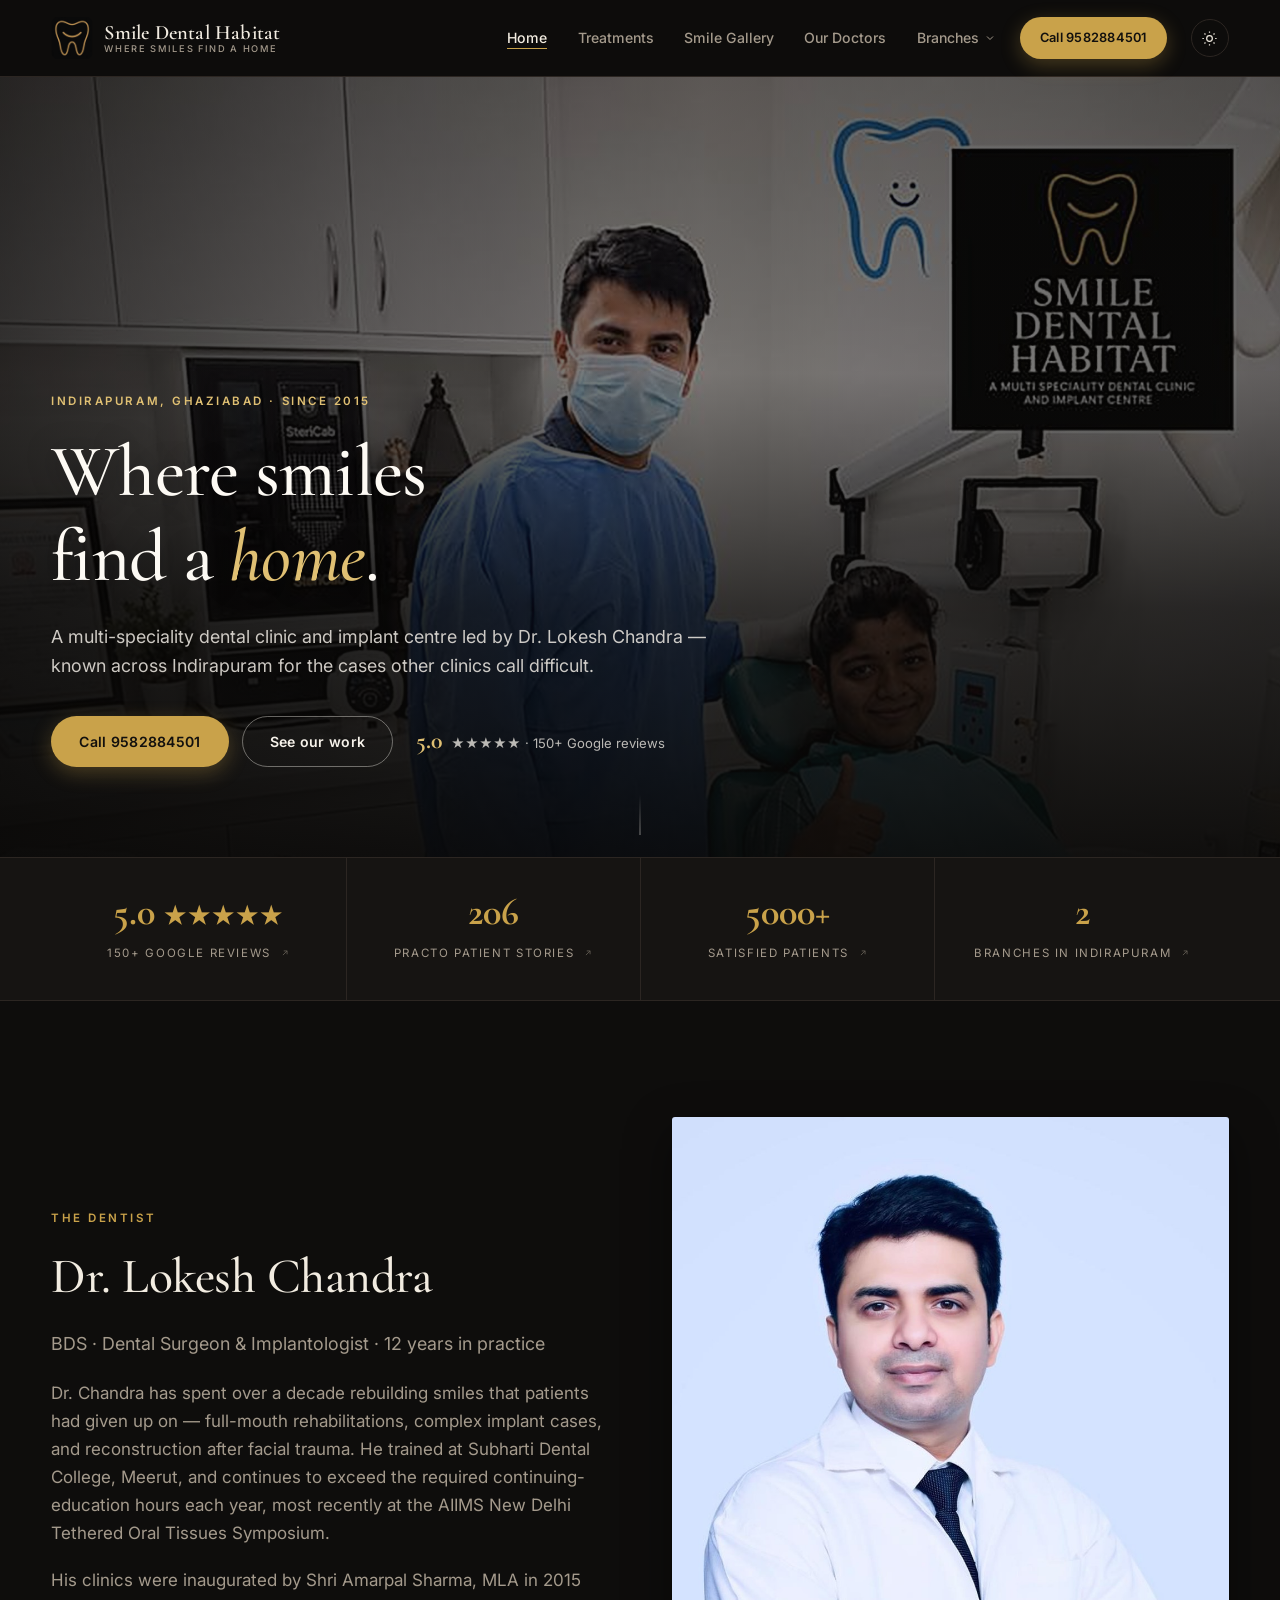
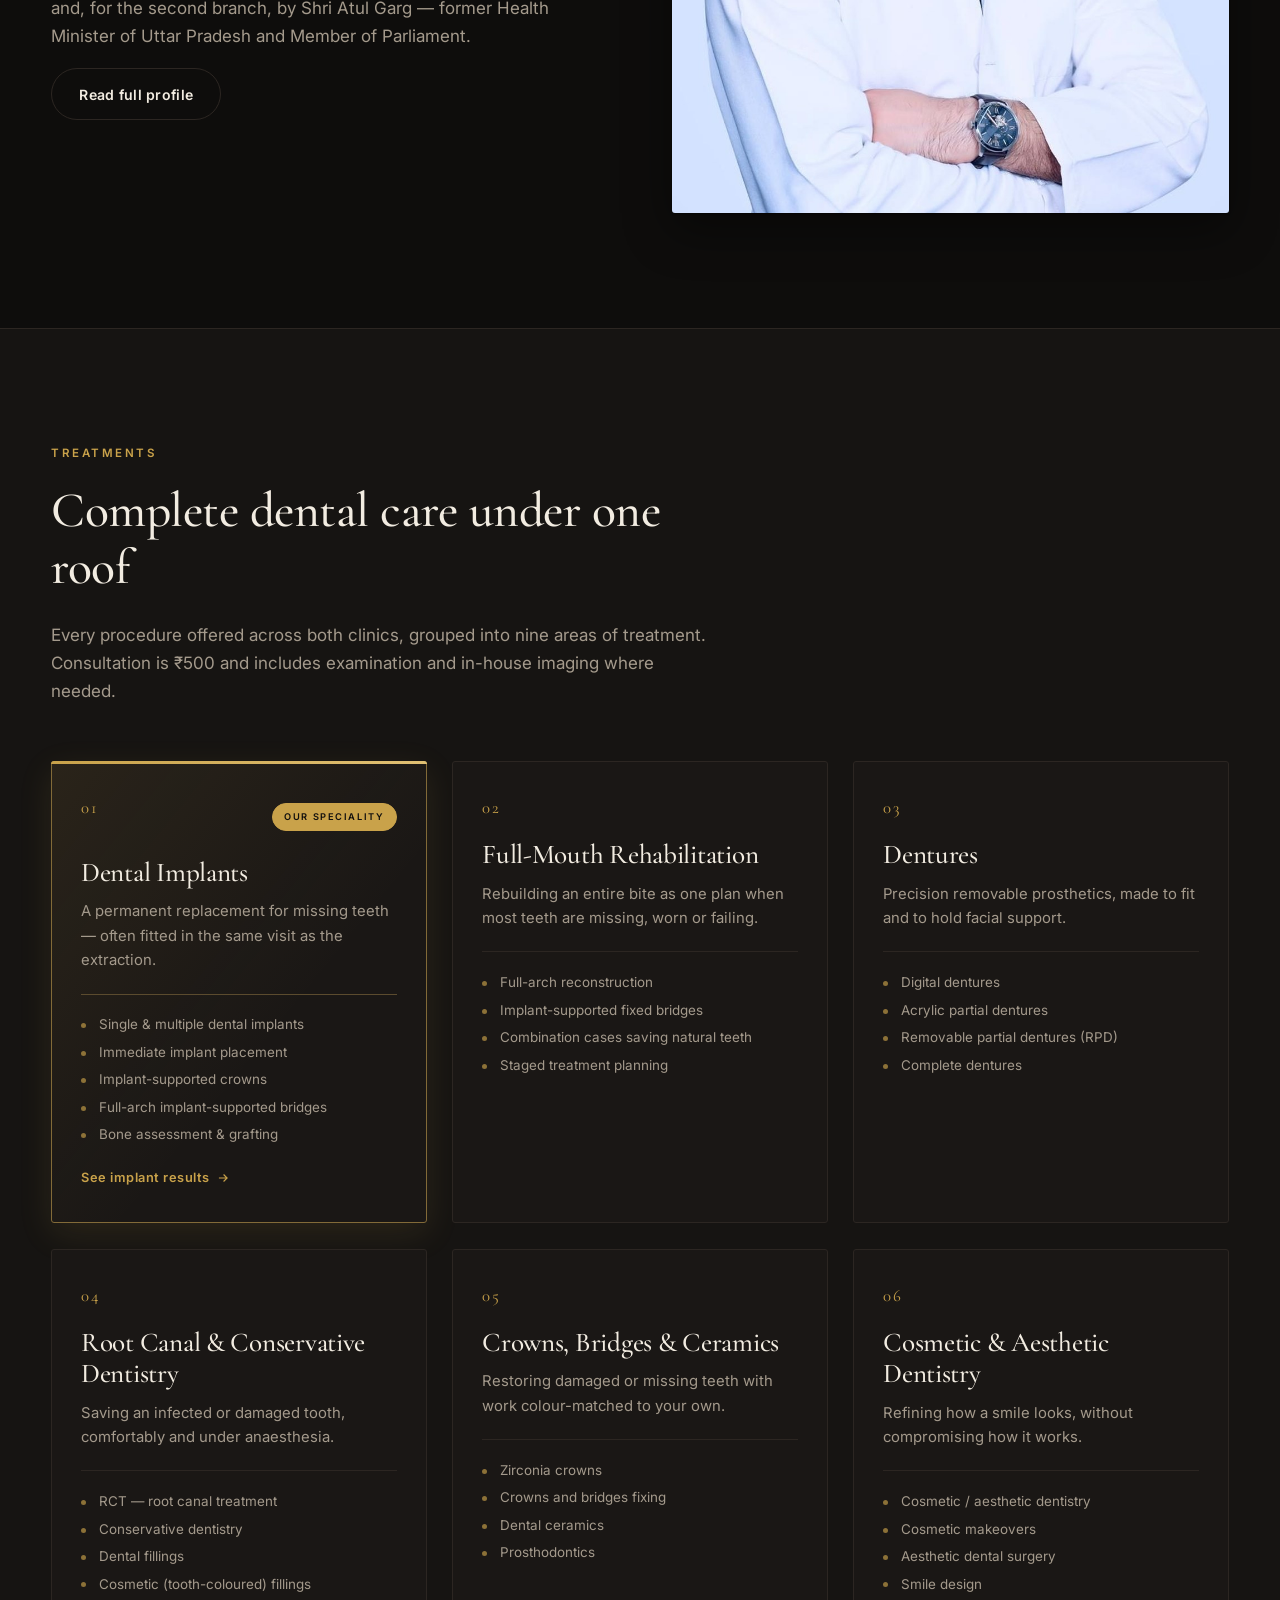
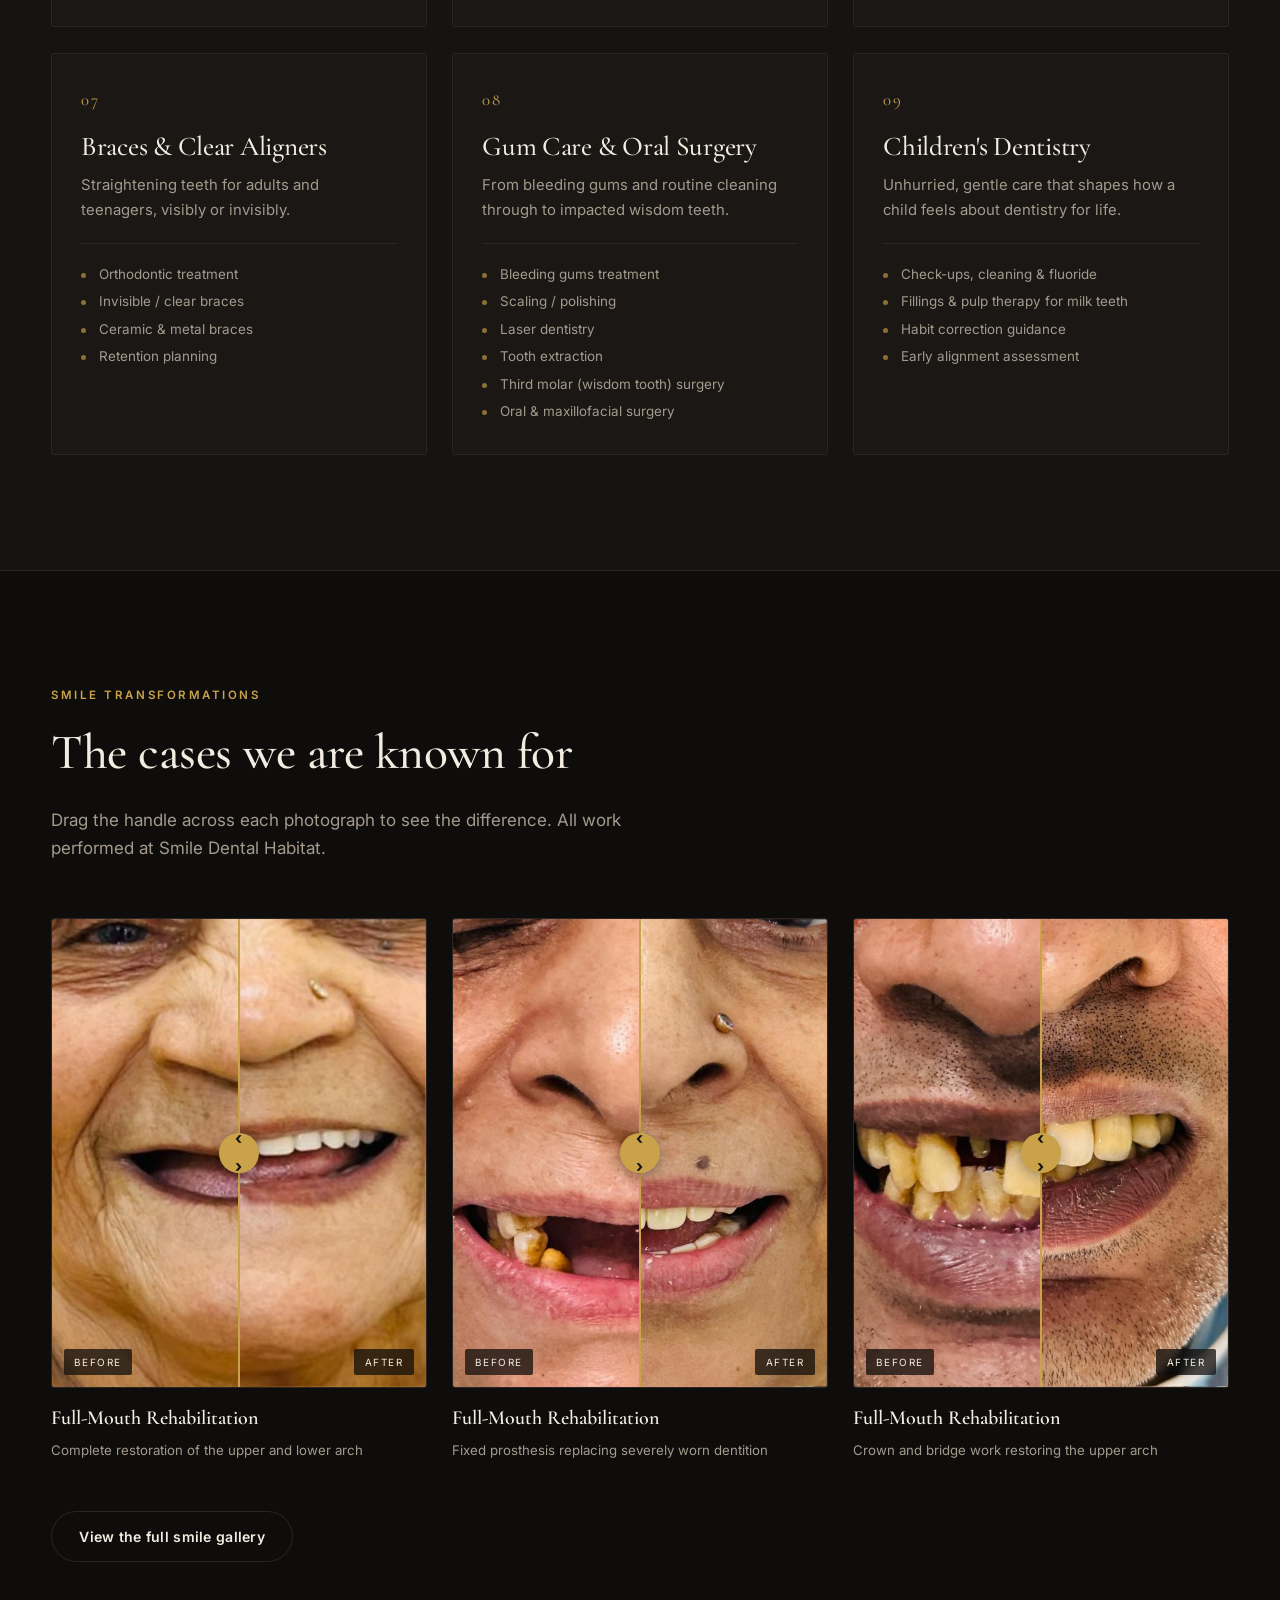
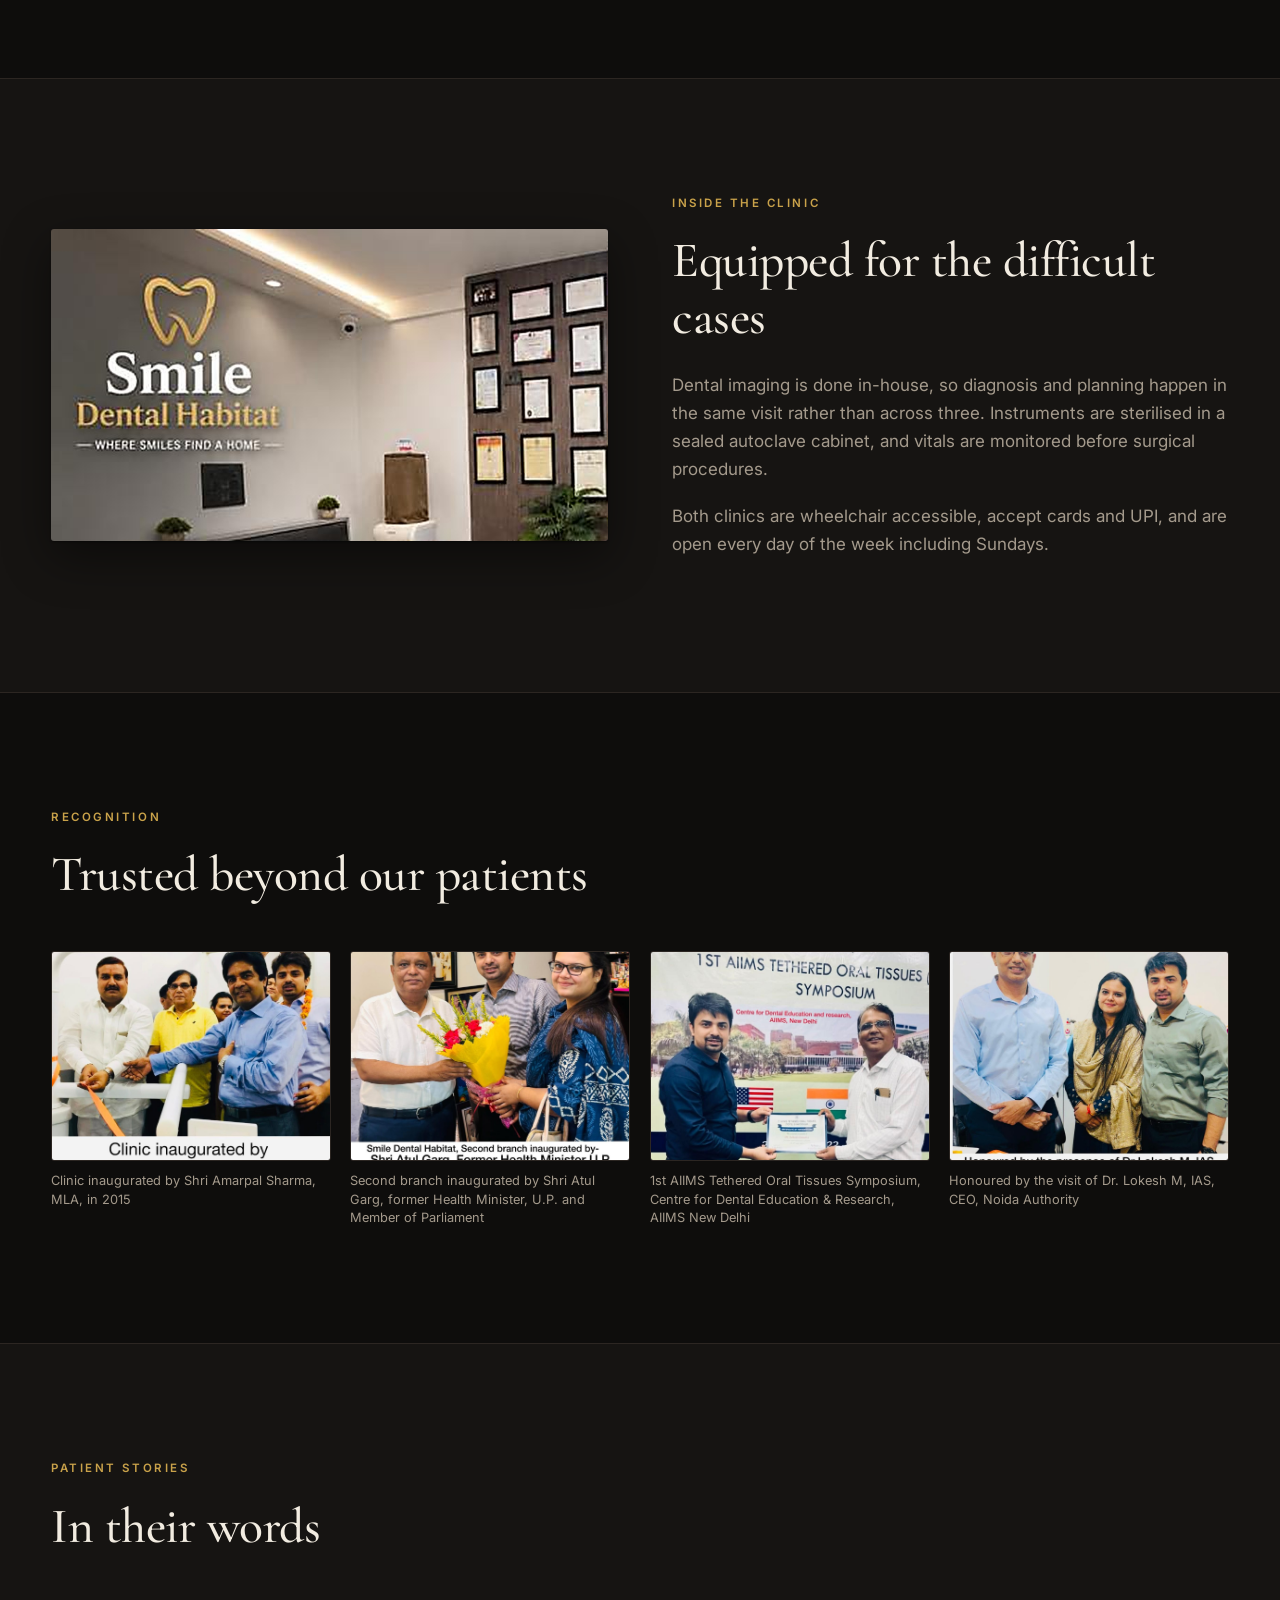
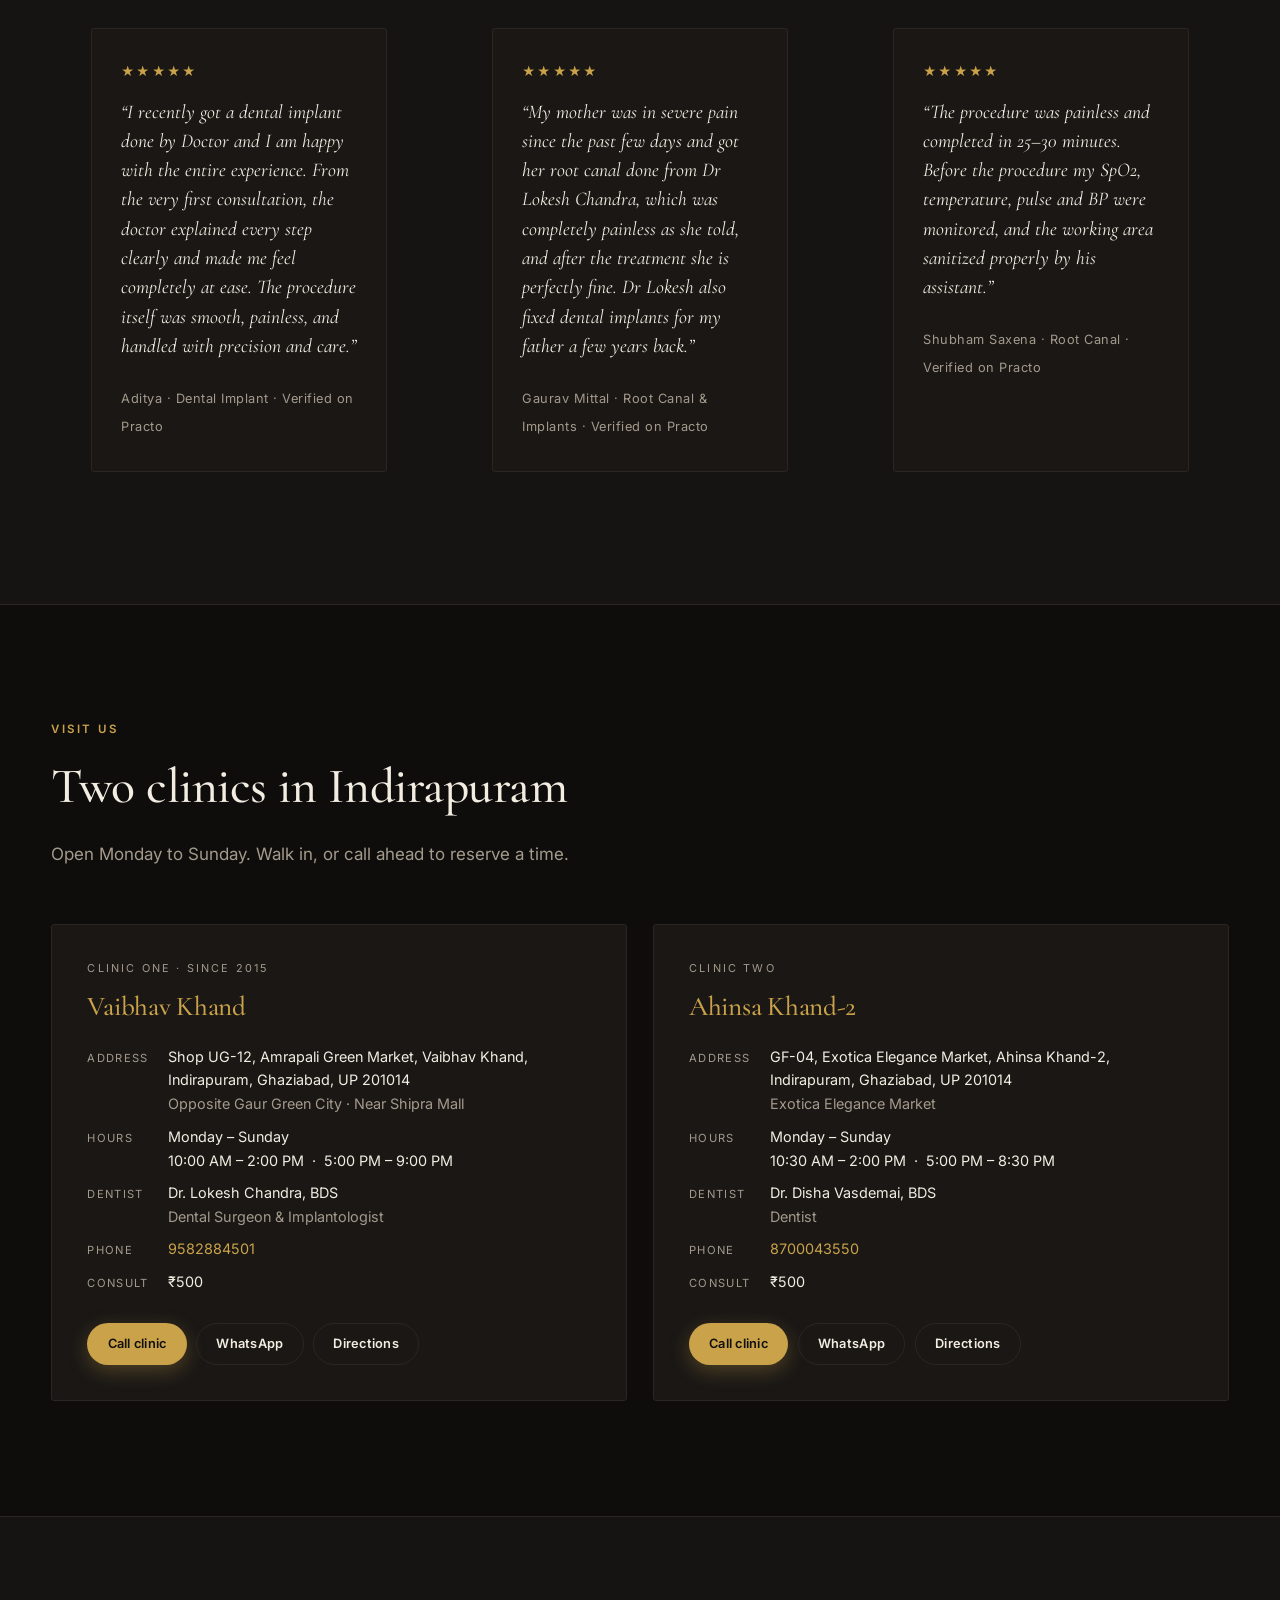
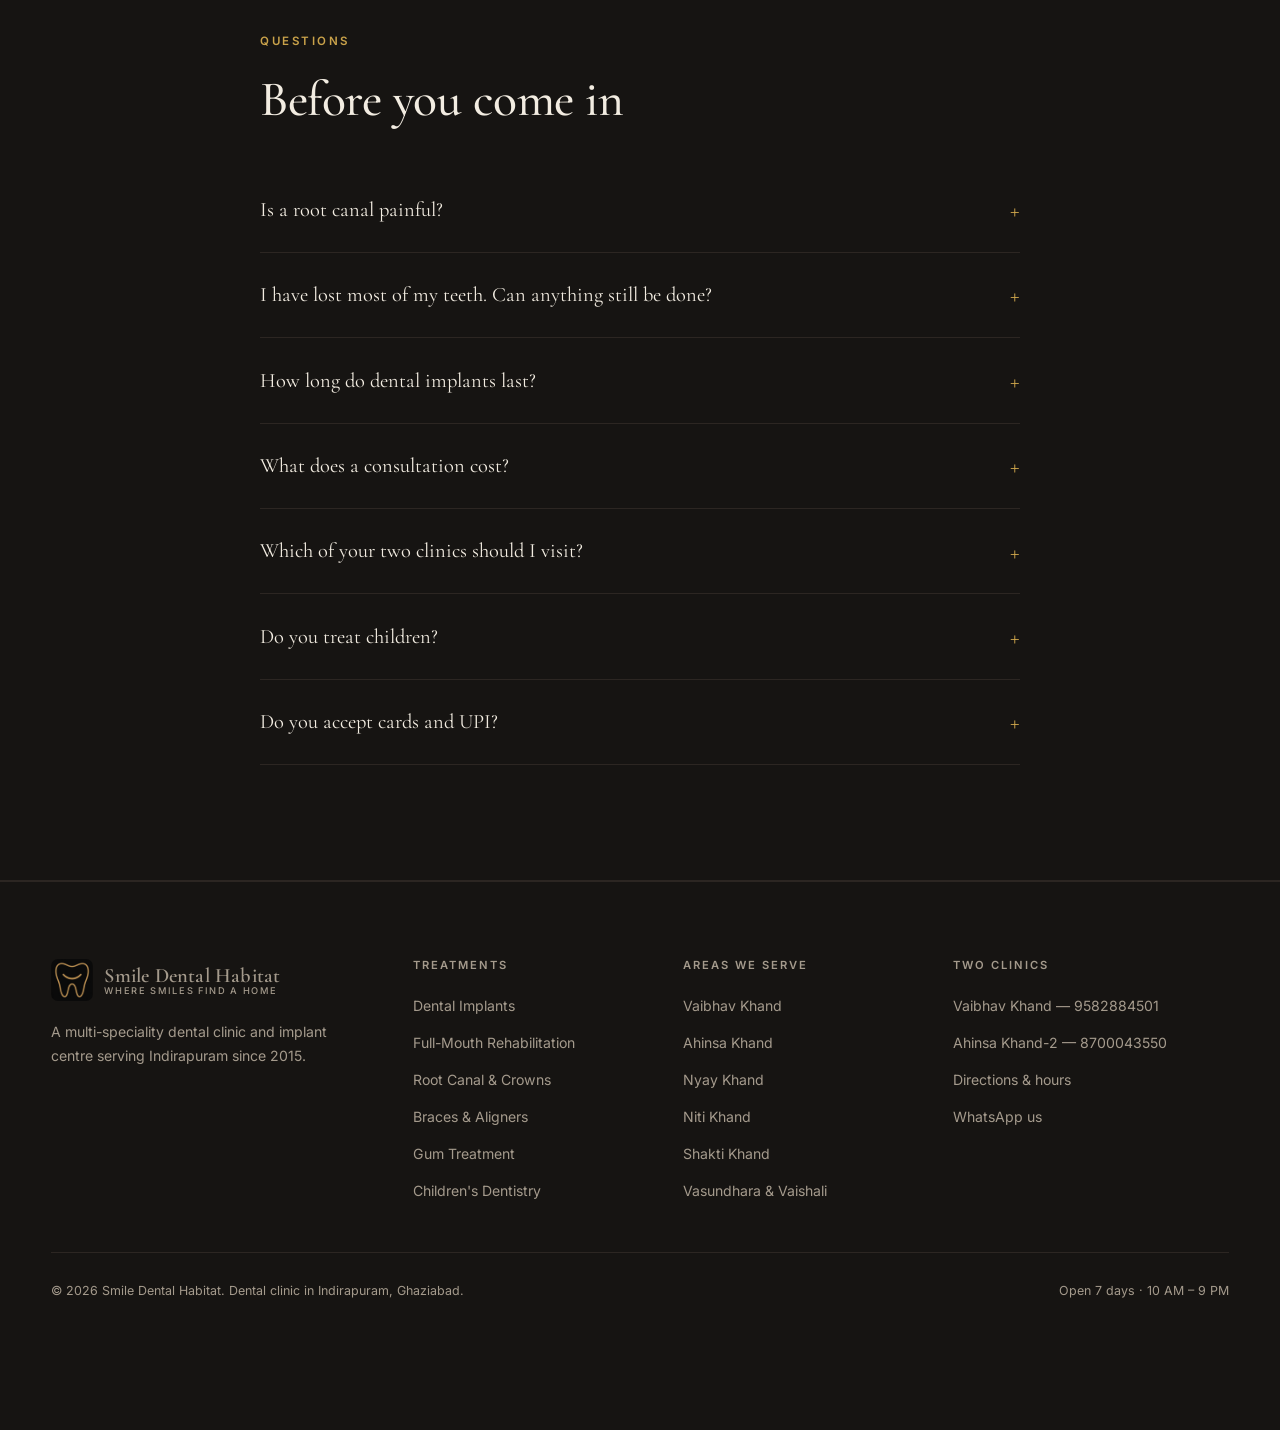
<file: index.html>
<!DOCTYPE html>
<html lang="en" data-theme="dark">
<head>
<meta charset="utf-8">
<meta name="viewport" content="width=device-width, initial-scale=1">
<title>Dental Clinic in Indirapuram, Ghaziabad | Smile Dental Habitat</title>
<meta name="description" content="Multi-speciality dental clinic and implant centre in Indirapuram, Ghaziabad. Dental implants, full-mouth rehabilitation and root canal treatment by Dr. Lokesh Chandra. Two clinics, open 7 days.">
<meta name="geo.region" content="IN-UP">
<meta name="geo.placename" content="Indirapuram, Ghaziabad">
<meta name="geo.position" content="28.634396;77.364057">
<meta property="og:title" content="Dental Clinic in Indirapuram, Ghaziabad | Smile Dental Habitat">
<meta property="og:description" content="Multi-speciality dental clinic and implant centre in Indirapuram, Ghaziabad. Dental implants, full-mouth rehabilitation and root canal treatment by Dr. Lokesh Chandra. Two clinics, open 7 days.">
<meta property="og:type" content="website">
<meta property="og:image" content="assets/img/logo.jpg">
<link rel="icon" href="favicon.ico" sizes="any">
<link rel="icon" type="image/png" href="assets/img/favicon-512.png">
<link rel="apple-touch-icon" href="assets/img/apple-touch-icon.png">
<meta name="theme-color" content="#0e0d0c">
<link rel="preconnect" href="https://fonts.googleapis.com">
<link rel="preconnect" href="https://fonts.gstatic.com" crossorigin>
<link href="https://fonts.googleapis.com/css2?family=Cormorant+Garamond:ital,wght@0,400;0,500;0,600;1,400;1,500&family=Inter:wght@400;500;600&display=swap" rel="stylesheet">
<link rel="stylesheet" href="assets/css/style.css">
<script type="application/ld+json">{
  "@context": "https://schema.org",
  "@graph": [
    {
      "@type": "Dentist",
      "@id": "#vaibhav-khand",
      "name": "Smile Dental Habitat \u2014 Vaibhav Khand",
      "description": "Multi-speciality dental clinic and implant centre in Indirapuram, Ghaziabad. Led by Dr. Lokesh Chandra, BDS, Dental Surgeon and Implantologist.",
      "telephone": "+91-9582884501",
      "priceRange": "\u20b9\u20b9",
      "image": "assets/img/logo.jpg",
      "address": {"@type": "PostalAddress", "streetAddress": "Shop UG-12, Amrapali Green Market, Vaibhav Khand", "addressLocality": "Indirapuram, Ghaziabad", "addressRegion": "Uttar Pradesh", "postalCode": "201014", "addressCountry": "IN"},
      "geo": {"@type": "GeoCoordinates", "latitude": 28.6343955, "longitude": 77.3640568},
      "openingHoursSpecification": [{"@type": "OpeningHoursSpecification", "dayOfWeek": ["Monday","Tuesday","Wednesday","Thursday","Friday","Saturday","Sunday"], "opens": "10:00", "closes": "14:00"},{"@type": "OpeningHoursSpecification", "dayOfWeek": ["Monday","Tuesday","Wednesday","Thursday","Friday","Saturday","Sunday"], "opens": "17:00", "closes": "21:00"}],
      "aggregateRating": {"@type": "AggregateRating", "ratingValue": "5.0", "reviewCount": "150"},
      "areaServed": ["Indirapuram","Vaibhav Khand","Ahinsa Khand","Nyay Khand","Niti Khand","Shakti Khand","Gyan Khand","Vasundhara","Vaishali","Kaushambi","Noida"]
    },
    {
      "@type": "Dentist",
      "@id": "#ahinsa-khand",
      "name": "Smile Dental Habitat \u2014 Ahinsa Khand-2",
      "telephone": "+91-8700043550",
      "priceRange": "\u20b9\u20b9",
      "image": "assets/img/logo.jpg",
      "address": {"@type": "PostalAddress", "streetAddress": "GF-04, Exotica Elegance Market, Ahinsa Khand-2", "addressLocality": "Indirapuram, Ghaziabad", "addressRegion": "Uttar Pradesh", "postalCode": "201014", "addressCountry": "IN"},
      "openingHoursSpecification": [{"@type": "OpeningHoursSpecification", "dayOfWeek": ["Monday","Tuesday","Wednesday","Thursday","Friday","Saturday","Sunday"], "opens": "10:30", "closes": "14:00"},{"@type": "OpeningHoursSpecification", "dayOfWeek": ["Monday","Tuesday","Wednesday","Thursday","Friday","Saturday","Sunday"], "opens": "17:00", "closes": "20:30"}]
    },
    {"@type": "Physician", "name": "Dr. Lokesh Chandra", "medicalSpecialty": "Dentistry", "worksFor": {"@id": "#vaibhav-khand"}},
    {"@type": "Physician", "name": "Dr. Disha Vasdemai", "medicalSpecialty": "Dentistry", "worksFor": {"@id": "#ahinsa-khand"}}
  ]
}</script>
<script type="application/ld+json">
{
  "@context": "https://schema.org",
  "@type": "FAQPage",
  "mainEntity": [
    {
      "@type": "Question",
      "name": "Is a root canal painful?",
      "acceptedAnswer": {
        "@type": "Answer",
        "text": "Modern root canal treatment is done under local anaesthesia, and most patients describe it as no more uncomfortable than a filling. Our patients routinely report the procedure being completed in a single 25\u201330 minute sitting. The pain you feel beforehand \u2014 from the infected nerve \u2014 is usually far worse than the treatment itself."
      }
    },
    {
      "@type": "Question",
      "name": "I have lost most of my teeth. Can anything still be done?",
      "acceptedAnswer": {
        "@type": "Answer",
        "text": "Yes. Full-mouth rehabilitation using implants, fixed bridges or precision dentures can restore both chewing function and appearance, even when very few natural teeth remain. Much of our work at Smile Dental Habitat is exactly this kind of case. The first step is a consultation and an X-ray to assess bone levels."
      }
    },
    {
      "@type": "Question",
      "name": "How long do dental implants last?",
      "acceptedAnswer": {
        "@type": "Answer",
        "text": "A well-placed implant integrated into healthy bone is designed to be a permanent replacement. Longevity depends heavily on bone quality, oral hygiene and regular follow-up. We will give you an honest assessment of your particular case at consultation rather than a blanket promise."
      }
    },
    {
      "@type": "Question",
      "name": "What does a consultation cost?",
      "acceptedAnswer": {
        "@type": "Answer",
        "text": "\u20b9500 at both clinics. This includes examination and a discussion of your treatment options. Any X-rays needed are taken in-house."
      }
    },
    {
      "@type": "Question",
      "name": "Which of your two clinics should I visit?",
      "acceptedAnswer": {
        "@type": "Answer",
        "text": "Vaibhav Khand (near Shipra Mall) is closest if you are in Vaibhav Khand, Gyan Khand, Abhay Khand, Vasundhara, Vaishali or Kaushambi. Ahinsa Khand-2 is closest for Ahinsa Khand, Nyay Khand, Niti Khand, Shakti Khand and the Noida side. Either can be reached on the numbers below."
      }
    },
    {
      "@type": "Question",
      "name": "Do you treat children?",
      "acceptedAnswer": {
        "@type": "Answer",
        "text": "Yes. Both clinics offer children's dentistry \u2014 preventive check-ups, fillings, extractions and habit correction, in an unhurried setting."
      }
    },
    {
      "@type": "Question",
      "name": "Do you accept cards and UPI?",
      "acceptedAnswer": {
        "@type": "Answer",
        "text": "Yes. Credit cards, debit cards and Google Pay / UPI are all accepted. The clinic is also wheelchair accessible."
      }
    }
  ]
}
</script>
<script>(function(){try{var t=localStorage.getItem('sdh-theme');if(t)document.documentElement.setAttribute('data-theme',t);}catch(e){}})();</script>
</head>
<body>
<header class="nav">
  <div class="wrap nav-in">
    <a class="brand" href="index.html">
      <img src="assets/img/mark.png" alt="Smile Dental Habitat">
      <b>Smile Dental Habitat<span>Where smiles find a home</span></b>
    </a>
    <ul class="nav-links" id="nav-links"><li><a href="index.html" aria-current="page">Home</a></li><li><a href="#treatments">Treatments</a></li><li><a href="gallery.html">Smile Gallery</a></li><li><a href="about.html">Our Doctors</a></li><li class="has-sub"><a href="contact.html">Branches<svg class="caret" viewBox="0 0 24 24" fill="none" stroke="currentColor" stroke-width="2" aria-hidden="true"><path d="m6 9 6 6 6-6"/></svg></a><ul class="subnav"><li><a href="contact.html#vaibhav-khand"><b>Vaibhav Khand</b><span>Near Shipra Mall &middot; 9582884501</span></a></li><li><a href="contact.html#ahinsa-khand"><b>Ahinsa Khand-2</b><span>Exotica Elegance Market &middot; 8700043550</span></a></li></ul></li></ul>
    <a class="btn btn-gold btn-sm" href="tel:+919582884501">Call 9582884501</a>
    <button class="icon-btn" data-theme-toggle aria-label="Toggle light and dark mode">
      <svg class="moon" viewBox="0 0 24 24" fill="none" stroke="currentColor" stroke-width="1.7"><path d="M21 12.8A9 9 0 1 1 11.2 3a7 7 0 0 0 9.8 9.8z"/></svg>
      <svg class="sun" viewBox="0 0 24 24" fill="none" stroke="currentColor" stroke-width="1.7"><circle cx="12" cy="12" r="4"/><path d="M12 2v2M12 20v2M4.9 4.9l1.4 1.4M17.7 17.7l1.4 1.4M2 12h2M20 12h2M4.9 19.1l1.4-1.4M17.7 6.3l1.4-1.4"/></svg>
    </button>
    <button class="icon-btn menu-btn" data-menu aria-label="Menu" aria-expanded="false">
      <svg viewBox="0 0 24 24" fill="none" stroke="currentColor" stroke-width="1.7"><path d="M3 6h18M3 12h18M3 18h18"/></svg>
    </button>
  </div>
</header>

<main>

<section class="hero">
  <img class="hero-bg" src="assets/img/hero.jpg" alt="Treatment room at Smile Dental Habitat, Indirapuram" fetchpriority="high">
  <div class="wrap">
    <div class="hero-inner">
      <span class="eyebrow">Indirapuram, Ghaziabad &middot; Since 2015</span>
      <h1>Where smiles<br>find a <em>home</em>.</h1>
      <p class="lede">A multi-speciality dental clinic and implant centre led by Dr. Lokesh Chandra &mdash; known across Indirapuram for the cases other clinics call difficult.</p>
      <div class="hero-cta">
        <a class="btn btn-gold" href="tel:+919582884501">Call 9582884501</a>
        <a class="btn btn-ghost" href="gallery.html">See our work</a>
        <span class="hero-rating"><b>5.0</b> &#9733;&#9733;&#9733;&#9733;&#9733; &middot; 150+ Google reviews</span>
      </div>
    </div>
  </div>
  <span class="hero-scroll" aria-hidden="true"></span>
</section>

<section class="strip" style="padding:0">
  <div class="wrap"><div class="strip-in">
    <a class="strip-item is-link" href="https://maps.google.com/?cid=7546512017068980437" target="_blank" rel="noopener">
      <b>5.0 <span class="stars-inline">&#9733;&#9733;&#9733;&#9733;&#9733;</span></b>
      <span>150+ Google reviews <svg class="ext" viewBox="0 0 24 24" fill="none" stroke="currentColor" stroke-width="2" aria-hidden="true"><path d="M7 17 17 7M9 7h8v8"/></svg></span>
    </a>
    <a class="strip-item is-link" href="https://www.practo.com/ghaziabad/doctor/dr-lokesh-chandra-dentist-1/recommended" target="_blank" rel="noopener">
      <b>206</b>
      <span>Practo patient stories <svg class="ext" viewBox="0 0 24 24" fill="none" stroke="currentColor" stroke-width="2" aria-hidden="true"><path d="M7 17 17 7M9 7h8v8"/></svg></span>
    </a>
    <a class="strip-item is-link" href="gallery.html"><b>5000+</b><span>Satisfied patients <svg class="ext" viewBox="0 0 24 24" fill="none" stroke="currentColor" stroke-width="2" aria-hidden="true"><path d="M7 17 17 7M9 7h8v8"/></svg></span></a>
    <a class="strip-item is-link" href="contact.html"><b>2</b><span>Branches in Indirapuram <svg class="ext" viewBox="0 0 24 24" fill="none" stroke="currentColor" stroke-width="2" aria-hidden="true"><path d="M7 17 17 7M9 7h8v8"/></svg></span></a>
  </div></div>
</section>

<section>
  <div class="wrap split">
    <div class="reveal">
      <span class="eyebrow">The Dentist</span>
      <h2>Dr. Lokesh Chandra</h2>
      <p class="lede">BDS &middot; Dental Surgeon &amp; Implantologist &middot; 12 years in practice</p>
      <p>Dr. Chandra has spent over a decade rebuilding smiles that patients had given up on &mdash; full-mouth rehabilitations, complex implant cases, and reconstruction after facial trauma. He trained at Subharti Dental College, Meerut, and continues to exceed the required continuing-education hours each year, most recently at the AIIMS New Delhi Tethered Oral Tissues Symposium.</p>
      <p>His clinics were inaugurated by Shri Amarpal Sharma, MLA in 2015 and, for the second branch, by Shri Atul Garg &mdash; former Health Minister of Uttar Pradesh and Member of Parliament.</p>
      <a class="btn btn-ghost" href="about.html">Read full profile</a>
    </div>
    <div class="reveal"><img src="assets/img/dr-lokesh.jpg" alt="Dr. Lokesh Chandra, Dental Surgeon and Implantologist, Indirapuram"></div>
  </div>
</section>

<section id="treatments" style="background:var(--bg-2);border-block:1px solid var(--line)">
  <div class="wrap">
    <div class="reveal" style="max-width:60ch;margin-bottom:3.5rem">
      <span class="eyebrow">Treatments</span>
      <h2>Complete dental care under one roof</h2>
      <p>Every procedure offered across both clinics, grouped into nine areas of treatment. Consultation is &#8377;500 and includes examination and in-house imaging where needed.</p>
    </div>
    <div class="grid g3"><article class="card reveal is-speciality"><div class="card-top"><span class="num">01</span><span class="spec-tag">Our Speciality</span></div><h3>Dental Implants</h3><p>A permanent replacement for missing teeth &mdash; often fitted in the same visit as the extraction.</p><ul class="proc"><li>Single &amp; multiple dental implants</li><li>Immediate implant placement</li><li>Implant-supported crowns</li><li>Full-arch implant-supported bridges</li><li>Bone assessment &amp; grafting</li></ul><a class="card-link" href="gallery.html">See implant results<svg viewBox="0 0 24 24" fill="none" stroke="currentColor" stroke-width="2" aria-hidden="true"><path d="M5 12h14M13 6l6 6-6 6"/></svg></a></article><article class="card reveal"><span class="num">02</span><h3>Full-Mouth Rehabilitation</h3><p>Rebuilding an entire bite as one plan when most teeth are missing, worn or failing.</p><ul class="proc"><li>Full-arch reconstruction</li><li>Implant-supported fixed bridges</li><li>Combination cases saving natural teeth</li><li>Staged treatment planning</li></ul></article><article class="card reveal"><span class="num">03</span><h3>Dentures</h3><p>Precision removable prosthetics, made to fit and to hold facial support.</p><ul class="proc"><li>Digital dentures</li><li>Acrylic partial dentures</li><li>Removable partial dentures (RPD)</li><li>Complete dentures</li></ul></article><article class="card reveal"><span class="num">04</span><h3>Root Canal &amp; Conservative Dentistry</h3><p>Saving an infected or damaged tooth, comfortably and under anaesthesia.</p><ul class="proc"><li>RCT &mdash; root canal treatment</li><li>Conservative dentistry</li><li>Dental fillings</li><li>Cosmetic (tooth-coloured) fillings</li></ul></article><article class="card reveal"><span class="num">05</span><h3>Crowns, Bridges &amp; Ceramics</h3><p>Restoring damaged or missing teeth with work colour-matched to your own.</p><ul class="proc"><li>Zirconia crowns</li><li>Crowns and bridges fixing</li><li>Dental ceramics</li><li>Prosthodontics</li></ul></article><article class="card reveal"><span class="num">06</span><h3>Cosmetic &amp; Aesthetic Dentistry</h3><p>Refining how a smile looks, without compromising how it works.</p><ul class="proc"><li>Cosmetic / aesthetic dentistry</li><li>Cosmetic makeovers</li><li>Aesthetic dental surgery</li><li>Smile design</li></ul></article><article class="card reveal"><span class="num">07</span><h3>Braces &amp; Clear Aligners</h3><p>Straightening teeth for adults and teenagers, visibly or invisibly.</p><ul class="proc"><li>Orthodontic treatment</li><li>Invisible / clear braces</li><li>Ceramic &amp; metal braces</li><li>Retention planning</li></ul></article><article class="card reveal"><span class="num">08</span><h3>Gum Care &amp; Oral Surgery</h3><p>From bleeding gums and routine cleaning through to impacted wisdom teeth.</p><ul class="proc"><li>Bleeding gums treatment</li><li>Scaling / polishing</li><li>Laser dentistry</li><li>Tooth extraction</li><li>Third molar (wisdom tooth) surgery</li><li>Oral &amp; maxillofacial surgery</li></ul></article><article class="card reveal"><span class="num">09</span><h3>Children's Dentistry</h3><p>Unhurried, gentle care that shapes how a child feels about dentistry for life.</p><ul class="proc"><li>Check-ups, cleaning &amp; fluoride</li><li>Fillings &amp; pulp therapy for milk teeth</li><li>Habit correction guidance</li><li>Early alignment assessment</li></ul></article></div>
  </div>
</section>

<section>
  <div class="wrap">
    <div class="reveal" style="max-width:56ch;margin-bottom:3.5rem">
      <span class="eyebrow">Smile Transformations</span>
      <h2>The cases we are known for</h2>
      <p>Drag the handle across each photograph to see the difference. All work performed at Smile Dental Habitat.</p>
    </div>
    <div class="grid g3">
      <figure class="case reveal" data-cat="all">
  <div class="ba" role="group" aria-label="Full-Mouth Rehabilitation before and after. Drag to compare.">
    <img src="assets/img/ba-dentures-1-before.jpg" alt="Full-Mouth Rehabilitation — before treatment" loading="lazy">
    <img class="after-img" src="assets/img/ba-dentures-1-after.jpg" alt="Full-Mouth Rehabilitation — after treatment" loading="lazy">
    <span class="ba-tag l">Before</span><span class="ba-tag r">After</span>
    <span class="ba-handle"></span>
  </div>
  <figcaption><b>Full-Mouth Rehabilitation</b><span>Complete restoration of the upper and lower arch</span></figcaption>
</figure>
      <figure class="case reveal" data-cat="all">
  <div class="ba" role="group" aria-label="Full-Mouth Rehabilitation before and after. Drag to compare.">
    <img src="assets/img/ba-fullmouth-1-before.jpg" alt="Full-Mouth Rehabilitation — before treatment" loading="lazy">
    <img class="after-img" src="assets/img/ba-fullmouth-1-after.jpg" alt="Full-Mouth Rehabilitation — after treatment" loading="lazy">
    <span class="ba-tag l">Before</span><span class="ba-tag r">After</span>
    <span class="ba-handle"></span>
  </div>
  <figcaption><b>Full-Mouth Rehabilitation</b><span>Fixed prosthesis replacing severely worn dentition</span></figcaption>
</figure>
      <figure class="case reveal" data-cat="all">
  <div class="ba" role="group" aria-label="Full-Mouth Rehabilitation before and after. Drag to compare.">
    <img src="assets/img/ba-fullmouth-2-before.jpg" alt="Full-Mouth Rehabilitation — before treatment" loading="lazy">
    <img class="after-img" src="assets/img/ba-fullmouth-2-after.jpg" alt="Full-Mouth Rehabilitation — after treatment" loading="lazy">
    <span class="ba-tag l">Before</span><span class="ba-tag r">After</span>
    <span class="ba-handle"></span>
  </div>
  <figcaption><b>Full-Mouth Rehabilitation</b><span>Crown and bridge work restoring the upper arch</span></figcaption>
</figure>
    </div>
    <div style="margin-top:3rem"><a class="btn btn-ghost" href="gallery.html">View the full smile gallery</a></div>
  </div>
</section>

<section style="background:var(--bg-2);border-block:1px solid var(--line)">
  <div class="wrap split">
    <div class="reveal"><img src="assets/img/reception.jpg" alt="Reception and waiting area at Smile Dental Habitat, Indirapuram"></div>
    <div class="reveal">
      <span class="eyebrow">Inside the Clinic</span>
      <h2>Equipped for the difficult cases</h2>
      <p>Dental imaging is done in-house, so diagnosis and planning happen in the same visit rather than across three. Instruments are sterilised in a sealed autoclave cabinet, and vitals are monitored before surgical procedures.</p>
      <p>Both clinics are wheelchair accessible, accept cards and UPI, and are open every day of the week including Sundays.</p>
    </div>
  </div>
</section>

<section>
  <div class="wrap">
    <div class="reveal" style="max-width:56ch;margin-bottom:3rem">
      <span class="eyebrow">Recognition</span>
      <h2>Trusted beyond our patients</h2>
    </div>
    <div class="rec-grid reveal">
      <figure><img src="assets/img/rec-2015.jpg" alt="Clinic inauguration in 2015"><figcaption>Clinic inaugurated by Shri Amarpal Sharma, MLA, in 2015</figcaption></figure>
      <figure><img src="assets/img/rec-branch2.jpg" alt="Second branch inauguration"><figcaption>Second branch inaugurated by Shri Atul Garg, former Health Minister, U.P. and Member of Parliament</figcaption></figure>
      <figure><img src="assets/img/rec-aiims-cert.jpg" alt="AIIMS Tethered Oral Tissues Symposium"><figcaption>1st AIIMS Tethered Oral Tissues Symposium, Centre for Dental Education &amp; Research, AIIMS New Delhi</figcaption></figure>
      <figure><img src="assets/img/rec-ias.jpg" alt="Visit by Dr. Lokesh M, IAS"><figcaption>Honoured by the visit of Dr. Lokesh M, IAS, CEO, Noida Authority</figcaption></figure>
    </div>
  </div>
</section>

<section style="background:var(--bg-2);border-block:1px solid var(--line)">
  <div class="wrap">
    <div class="reveal" style="max-width:56ch;margin-bottom:3.5rem">
      <span class="eyebrow">Patient Stories</span>
      <h2>In their words</h2>
    </div>
    <div class="grid g3">
      <blockquote class="quote reveal"><div class="stars">&#9733;&#9733;&#9733;&#9733;&#9733;</div><p>&ldquo;I recently got a dental implant done by Doctor and I am happy with the entire experience. From the very first consultation, the doctor explained every step clearly and made me feel completely at ease. The procedure itself was smooth, painless, and handled with precision and care.&rdquo;</p><cite>Aditya &middot; Dental Implant &middot; Verified on Practo</cite></blockquote><blockquote class="quote reveal"><div class="stars">&#9733;&#9733;&#9733;&#9733;&#9733;</div><p>&ldquo;My mother was in severe pain since the past few days and got her root canal done from Dr Lokesh Chandra, which was completely painless as she told, and after the treatment she is perfectly fine. Dr Lokesh also fixed dental implants for my father a few years back.&rdquo;</p><cite>Gaurav Mittal &middot; Root Canal &amp; Implants &middot; Verified on Practo</cite></blockquote><blockquote class="quote reveal"><div class="stars">&#9733;&#9733;&#9733;&#9733;&#9733;</div><p>&ldquo;The procedure was painless and completed in 25–30 minutes. Before the procedure my SpO2, temperature, pulse and BP were monitored, and the working area sanitized properly by his assistant.&rdquo;</p><cite>Shubham Saxena &middot; Root Canal &middot; Verified on Practo</cite></blockquote>
    </div>
  </div>
</section>

<section>
  <div class="wrap">
    <div class="reveal" style="max-width:56ch;margin-bottom:3.5rem">
      <span class="eyebrow">Visit Us</span>
      <h2>Two clinics in Indirapuram</h2>
      <p>Open Monday to Sunday. Walk in, or call ahead to reserve a time.</p>
    </div>
    <div class="grid g2">
  <div class="loc reveal" id="vaibhav-khand">
    <div class="kicker">Clinic One &middot; Since 2015</div>
    <h3>Vaibhav Khand</h3>
    <dl>
      <dt>Address</dt><dd>Shop UG-12, Amrapali Green Market, Vaibhav Khand, Indirapuram, Ghaziabad, UP 201014<br><span style="color:var(--text-soft)">Opposite Gaur Green City &middot; Near Shipra Mall</span></dd>
      <dt>Hours</dt><dd>Monday &ndash; Sunday<br>10:00 AM &ndash; 2:00 PM &nbsp;&middot;&nbsp; 5:00 PM &ndash; 9:00 PM</dd>
      <dt>Dentist</dt><dd>Dr. Lokesh Chandra, BDS<br><span style="color:var(--text-soft)">Dental Surgeon &amp; Implantologist</span></dd>
      <dt>Phone</dt><dd><a href="tel:+919582884501" style="color:var(--accent);text-decoration:none">9582884501</a></dd>
      <dt>Consult</dt><dd>&#8377;500</dd>
    </dl>
    <div class="actions">
      <a class="btn btn-gold btn-sm" href="tel:+919582884501">Call clinic</a>
      <a class="btn btn-ghost btn-sm" href="https://wa.me/919582884501?text=Hi%2C%20I%27d%20like%20to%20book%20an%20appointment%20at%20Smile%20Dental%20Habitat%2C%20Vaibhav%20Khand.">WhatsApp</a>
      <a class="btn btn-ghost btn-sm" href="https://www.google.com/maps/dir//28.634395513436,77.364056796661" target="_blank" rel="noopener">Directions</a>
    </div>
  </div>
  <div class="loc reveal" id="ahinsa-khand">
    <div class="kicker">Clinic Two</div>
    <h3>Ahinsa Khand-2</h3>
    <dl>
      <dt>Address</dt><dd>GF-04, Exotica Elegance Market, Ahinsa Khand-2, Indirapuram, Ghaziabad, UP 201014<br><span style="color:var(--text-soft)">Exotica Elegance Market</span></dd>
      <dt>Hours</dt><dd>Monday &ndash; Sunday<br>10:30 AM &ndash; 2:00 PM &nbsp;&middot;&nbsp; 5:00 PM &ndash; 8:30 PM</dd>
      <dt>Dentist</dt><dd>Dr. Disha Vasdemai, BDS<br><span style="color:var(--text-soft)">Dentist</span></dd>
      <dt>Phone</dt><dd><a href="tel:+918700043550" style="color:var(--accent);text-decoration:none">8700043550</a></dd>
      <dt>Consult</dt><dd>&#8377;500</dd>
    </dl>
    <div class="actions">
      <a class="btn btn-gold btn-sm" href="tel:+918700043550">Call clinic</a>
      <a class="btn btn-ghost btn-sm" href="https://wa.me/918700043550?text=Hi%2C%20I%27d%20like%20to%20book%20an%20appointment%20at%20Smile%20Dental%20Habitat%2C%20Ahinsa%20Khand.">WhatsApp</a>
      <a class="btn btn-ghost btn-sm" href="https://maps.app.goo.gl/uN26PBkKgKzoGdef8" target="_blank" rel="noopener">Directions</a>
    </div>
  </div>
</div>
  </div>
</section>

<section style="background:var(--bg-2);border-block:1px solid var(--line)">
  <div class="narrow">
    <div class="reveal" style="margin-bottom:2.5rem">
      <span class="eyebrow">Questions</span>
      <h2>Before you come in</h2>
    </div>
    <div class="reveal"><details class="faq"><summary>Is a root canal painful?</summary><p>Modern root canal treatment is done under local anaesthesia, and most patients describe it as no more uncomfortable than a filling. Our patients routinely report the procedure being completed in a single 25–30 minute sitting. The pain you feel beforehand — from the infected nerve — is usually far worse than the treatment itself.</p></details><details class="faq"><summary>I have lost most of my teeth. Can anything still be done?</summary><p>Yes. Full-mouth rehabilitation using implants, fixed bridges or precision dentures can restore both chewing function and appearance, even when very few natural teeth remain. Much of our work at Smile Dental Habitat is exactly this kind of case. The first step is a consultation and an X-ray to assess bone levels.</p></details><details class="faq"><summary>How long do dental implants last?</summary><p>A well-placed implant integrated into healthy bone is designed to be a permanent replacement. Longevity depends heavily on bone quality, oral hygiene and regular follow-up. We will give you an honest assessment of your particular case at consultation rather than a blanket promise.</p></details><details class="faq"><summary>What does a consultation cost?</summary><p>₹500 at both clinics. This includes examination and a discussion of your treatment options. Any X-rays needed are taken in-house.</p></details><details class="faq"><summary>Which of your two clinics should I visit?</summary><p>Vaibhav Khand (near Shipra Mall) is closest if you are in Vaibhav Khand, Gyan Khand, Abhay Khand, Vasundhara, Vaishali or Kaushambi. Ahinsa Khand-2 is closest for Ahinsa Khand, Nyay Khand, Niti Khand, Shakti Khand and the Noida side. Either can be reached on the numbers below.</p></details><details class="faq"><summary>Do you treat children?</summary><p>Yes. Both clinics offer children's dentistry — preventive check-ups, fillings, extractions and habit correction, in an unhurried setting.</p></details><details class="faq"><summary>Do you accept cards and UPI?</summary><p>Yes. Credit cards, debit cards and Google Pay / UPI are all accepted. The clinic is also wheelchair accessible.</p></details></div>
  </div>
</section>

</main>

<footer>
  <div class="wrap">
    <div class="foot-grid">
      <div>
        <a class="brand" href="index.html" style="margin-bottom:1.2rem">
          <img src="assets/img/mark.png" alt="">
          <b>Smile Dental Habitat<span>Where smiles find a home</span></b>
        </a>
        <p style="font-size:.88rem;max-width:34ch">A multi-speciality dental clinic and implant centre serving Indirapuram since 2015.</p>
      </div>
      <div>
        <h4>Treatments</h4>
        <ul>
          <li><a href="index.html#treatments">Dental Implants</a></li>
          <li><a href="index.html#treatments">Full-Mouth Rehabilitation</a></li>
          <li><a href="index.html#treatments">Root Canal &amp; Crowns</a></li>
          <li><a href="index.html#treatments">Braces &amp; Aligners</a></li>
          <li><a href="index.html#treatments">Gum Treatment</a></li>
          <li><a href="index.html#treatments">Children's Dentistry</a></li>
        </ul>
      </div>
      <div>
        <h4>Areas We Serve</h4>
        <ul>
          <li><a href="contact.html#areas">Vaibhav Khand</a></li>
          <li><a href="contact.html#areas">Ahinsa Khand</a></li>
          <li><a href="contact.html#areas">Nyay Khand</a></li>
          <li><a href="contact.html#areas">Niti Khand</a></li>
          <li><a href="contact.html#areas">Shakti Khand</a></li>
          <li><a href="contact.html#areas">Vasundhara &amp; Vaishali</a></li>
        </ul>
      </div>
      <div>
        <h4>Two Clinics</h4>
        <ul>
          <li><a href="tel:+919582884501">Vaibhav Khand &mdash; 9582884501</a></li>
          <li><a href="tel:+918700043550">Ahinsa Khand-2 &mdash; 8700043550</a></li>
          <li><a href="contact.html">Directions &amp; hours</a></li>
          <li><a href="https://wa.me/919582884501?text=Hi%2C%20I%27d%20like%20to%20book%20an%20appointment%20at%20Smile%20Dental%20Habitat.">WhatsApp us</a></li>
        </ul>
      </div>
    </div>
    <div class="foot-bottom">
      <span>&copy; <span id="year">2026</span> Smile Dental Habitat. Dental clinic in Indirapuram, Ghaziabad.</span>
      <span>Open 7 days &middot; 10 AM &ndash; 9 PM</span>
    </div>
  </div>
</footer>

<nav class="mobile-bar" aria-label="Quick contact">
  <button type="button" data-sheet="call" aria-haspopup="dialog"><svg viewBox="0 0 24 24" fill="none" stroke-width="1.7"><path d="M22 16.9v3a2 2 0 0 1-2.2 2 19.8 19.8 0 0 1-8.6-3.1 19.5 19.5 0 0 1-6-6A19.8 19.8 0 0 1 2.1 4.2 2 2 0 0 1 4.1 2h3a2 2 0 0 1 2 1.7c.1 1 .4 2 .7 2.9a2 2 0 0 1-.5 2.1L8.1 9.9a16 16 0 0 0 6 6l1.2-1.2a2 2 0 0 1 2.1-.5c.9.3 1.9.6 2.9.7a2 2 0 0 1 1.7 2z"/></svg>Call</button>
  <button type="button" data-sheet="whatsapp" aria-haspopup="dialog"><svg viewBox="0 0 24 24" fill="none" stroke-width="1.7"><path d="M21 11.5a8.4 8.4 0 0 1-12.6 7.3L3 20.5l1.8-5.3A8.4 8.4 0 1 1 21 11.5z"/></svg>WhatsApp</button>
  <button type="button" data-sheet="directions" aria-haspopup="dialog"><svg viewBox="0 0 24 24" fill="none" stroke-width="1.7"><path d="M20 10c0 6-8 12-8 12s-8-6-8-12a8 8 0 0 1 16 0z"/><circle cx="12" cy="10" r="3"/></svg>Directions</button>
</nav>

<script src="assets/js/main.js"></script>
</body>
</html>
</file>
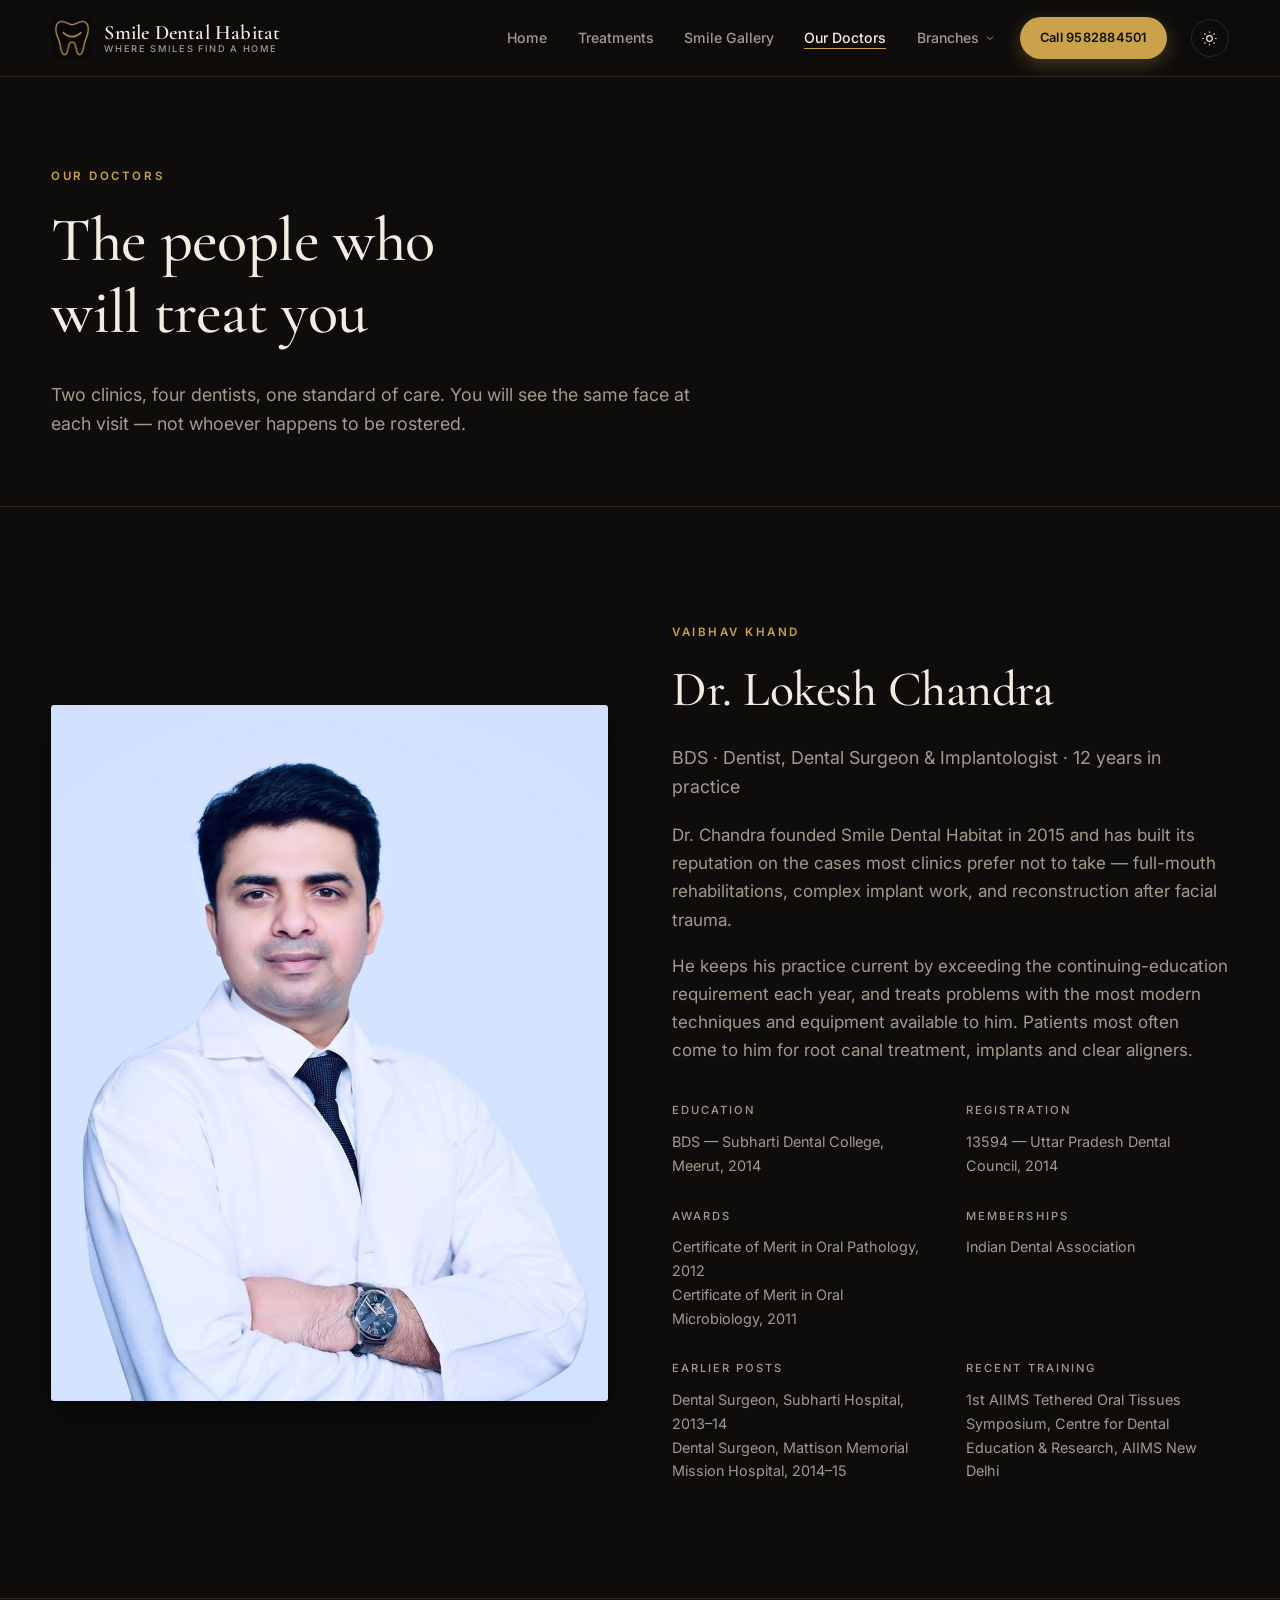
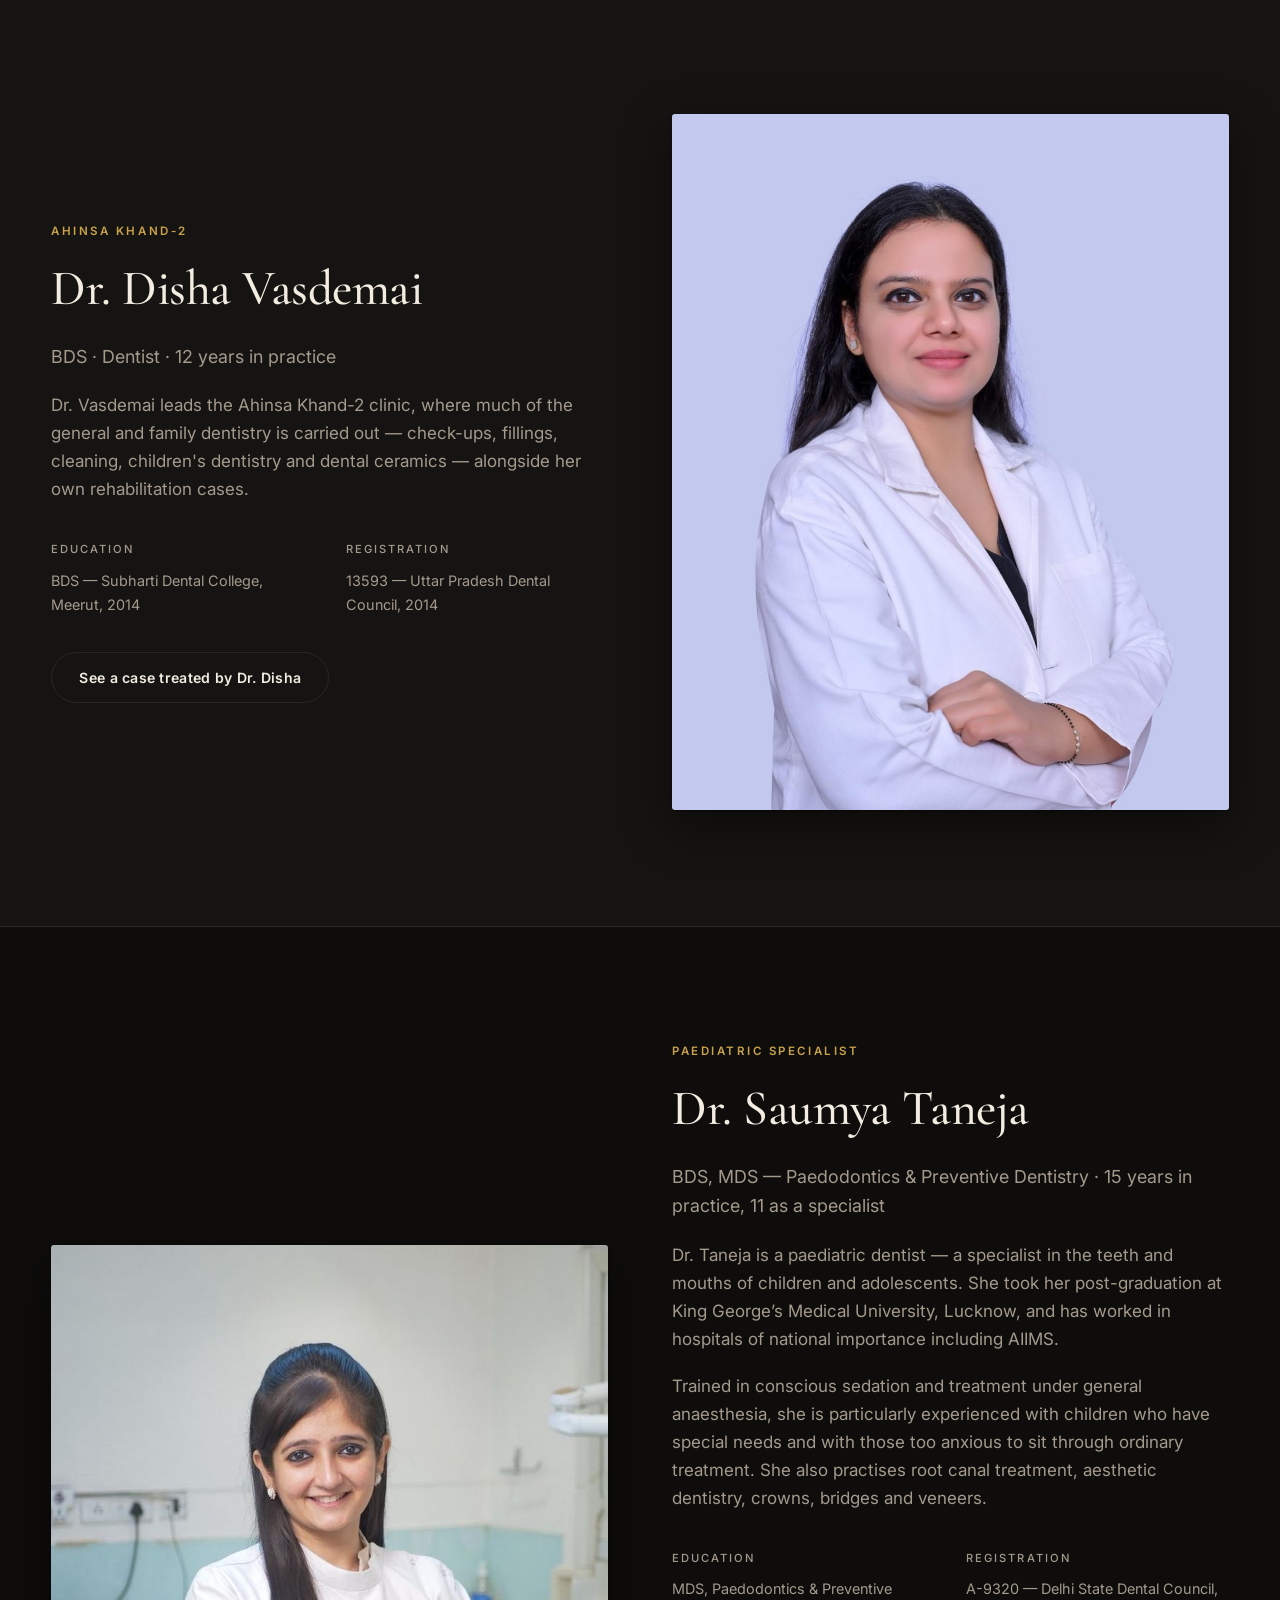
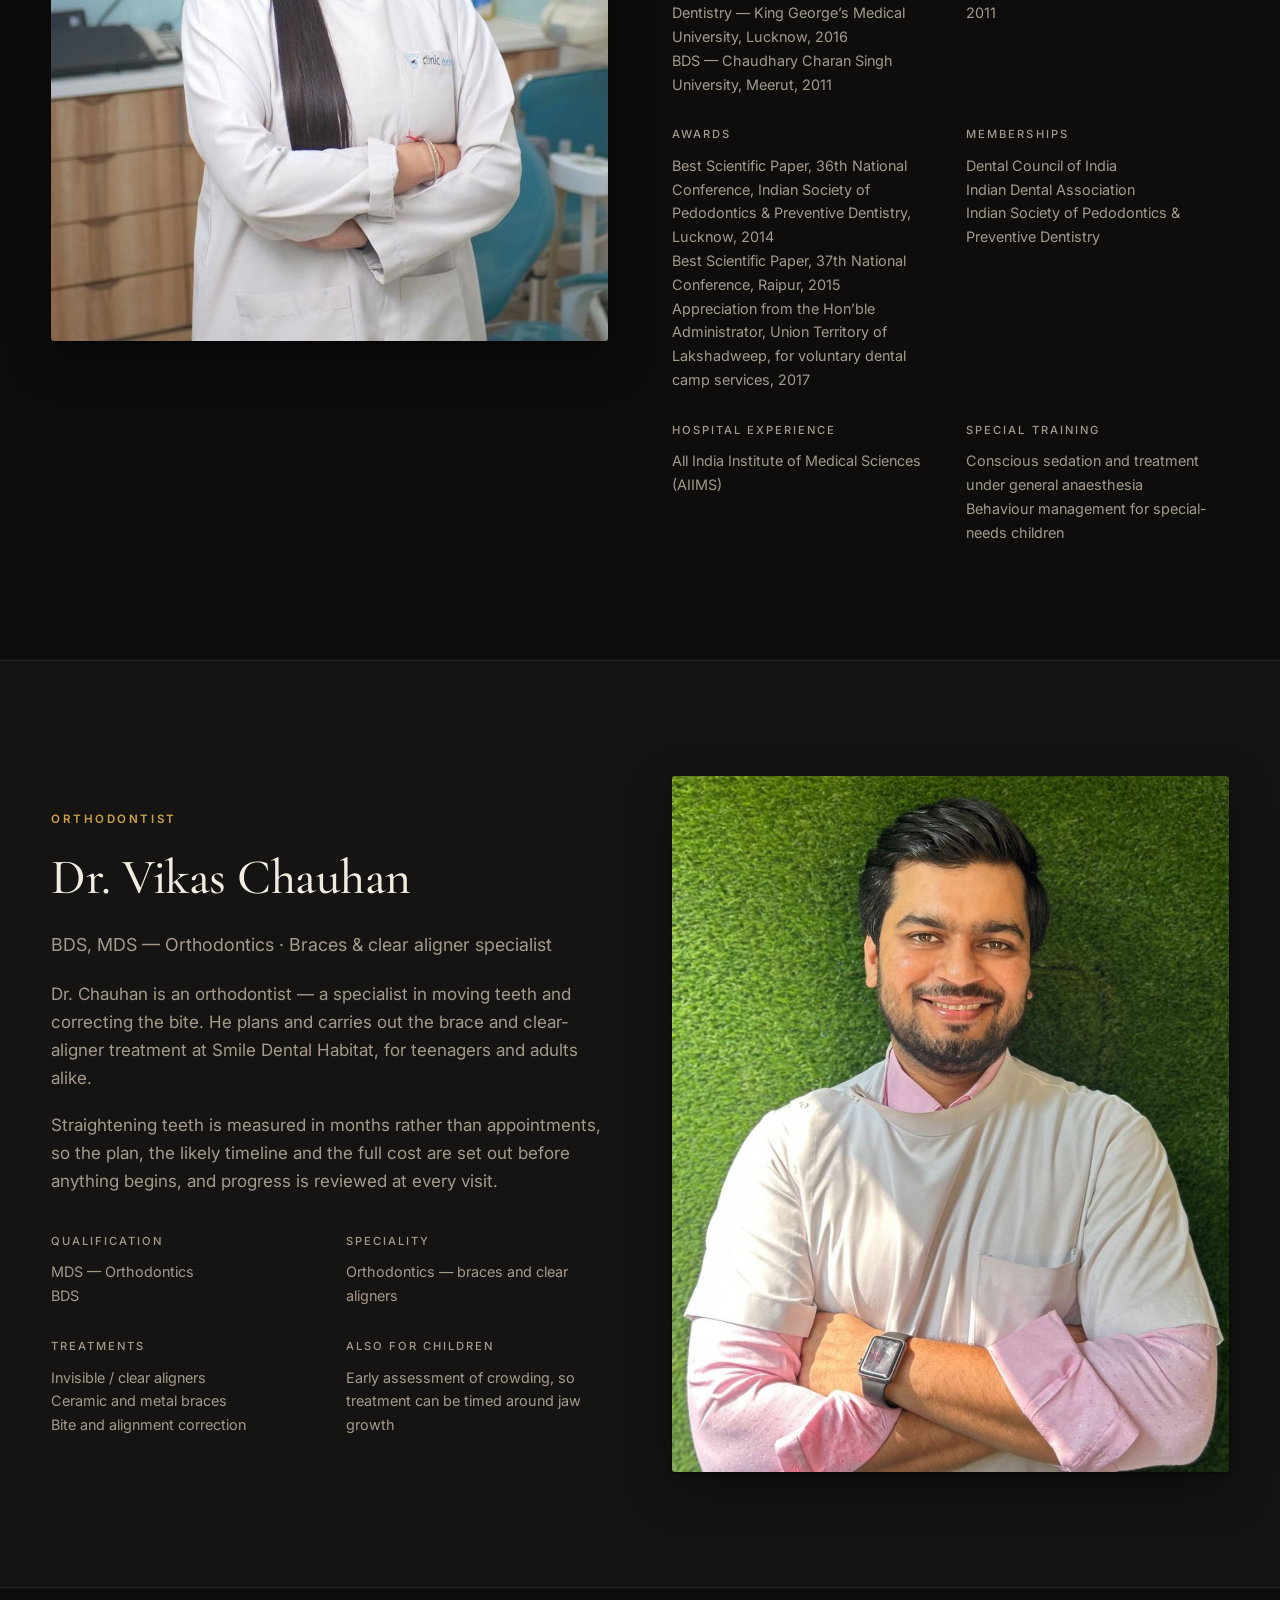
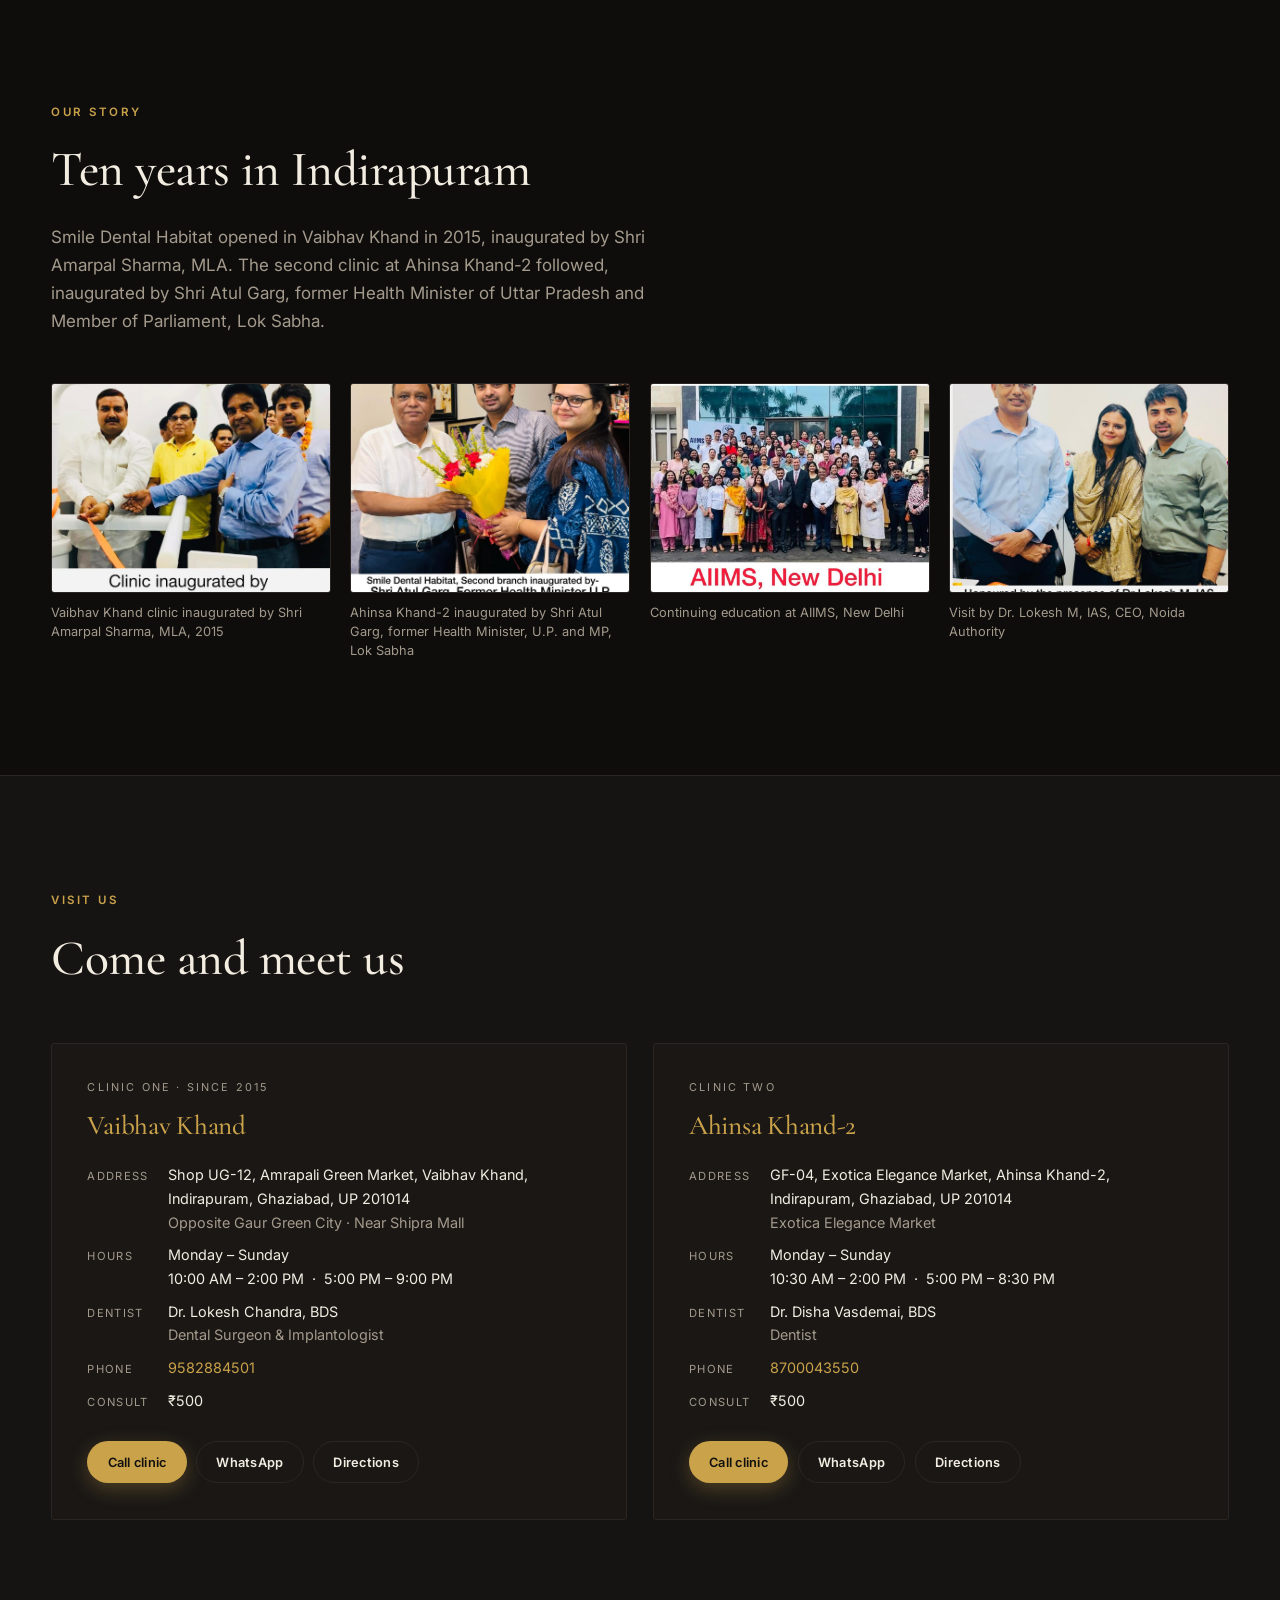
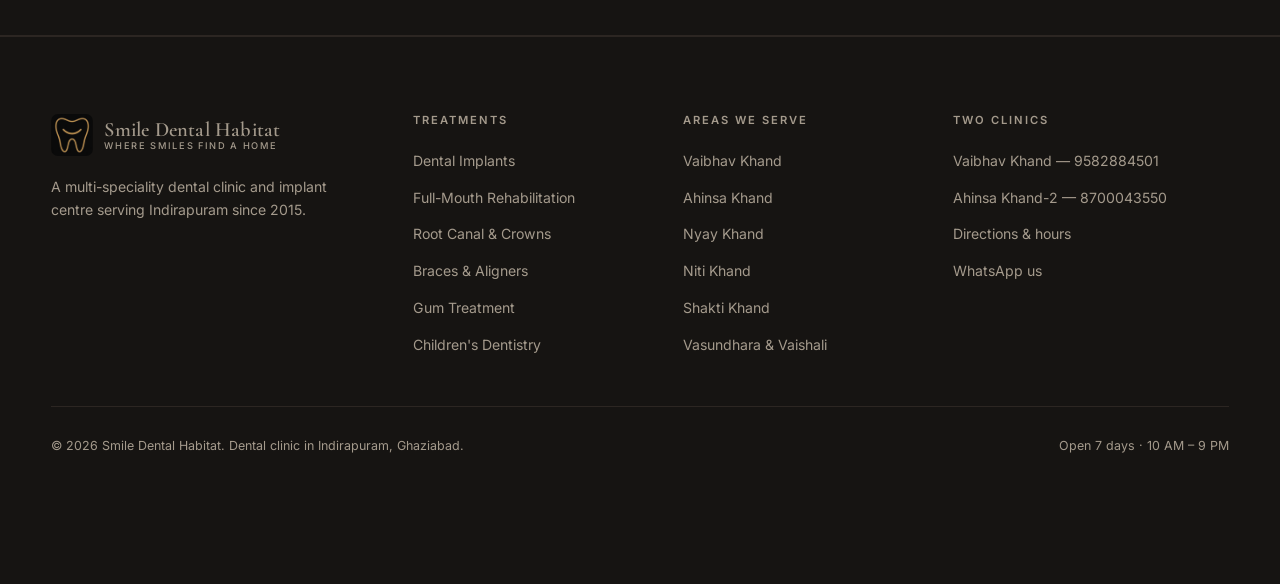
<file: about.html>
<!DOCTYPE html>
<html lang="en" data-theme="dark">
<head>
<meta charset="utf-8">
<meta name="viewport" content="width=device-width, initial-scale=1">
<title>Our Dentists | Smile Dental Habitat, Indirapuram, Ghaziabad</title>
<meta name="description" content="Meet the dentists at Smile Dental Habitat, Indirapuram — Dr. Lokesh Chandra (Implantologist), Dr. Disha Vasdemai, Dr. Saumya Taneja (MDS, Paediatric Dentist) and Dr. Vikas Chauhan (MDS, Orthodontist).">
<meta name="geo.region" content="IN-UP">
<meta name="geo.placename" content="Indirapuram, Ghaziabad">
<meta name="geo.position" content="28.634396;77.364057">
<meta property="og:title" content="Our Dentists | Smile Dental Habitat, Indirapuram, Ghaziabad">
<meta property="og:description" content="Meet the dentists at Smile Dental Habitat, Indirapuram — Dr. Lokesh Chandra (Implantologist), Dr. Disha Vasdemai, Dr. Saumya Taneja (MDS, Paediatric Dentist) and Dr. Vikas Chauhan (MDS, Orthodontist).">
<meta property="og:type" content="website">
<meta property="og:image" content="assets/img/logo.jpg">
<link rel="icon" href="favicon.ico" sizes="any">
<link rel="icon" type="image/png" href="assets/img/favicon-512.png">
<link rel="apple-touch-icon" href="assets/img/apple-touch-icon.png">
<meta name="theme-color" content="#0e0d0c">
<link rel="preconnect" href="https://fonts.googleapis.com">
<link rel="preconnect" href="https://fonts.gstatic.com" crossorigin>
<link href="https://fonts.googleapis.com/css2?family=Cormorant+Garamond:ital,wght@0,400;0,500;0,600;1,400;1,500&family=Inter:wght@400;500;600&display=swap" rel="stylesheet">
<link rel="stylesheet" href="assets/css/style.css">

<script>(function(){try{var t=localStorage.getItem('sdh-theme');if(t)document.documentElement.setAttribute('data-theme',t);}catch(e){}})();</script>
</head>
<body>
<header class="nav">
  <div class="wrap nav-in">
    <a class="brand" href="index.html">
      <img src="assets/img/mark.png" alt="Smile Dental Habitat">
      <b>Smile Dental Habitat<span>Where smiles find a home</span></b>
    </a>
    <ul class="nav-links" id="nav-links"><li><a href="index.html">Home</a></li><li><a href="index.html#treatments">Treatments</a></li><li><a href="gallery.html">Smile Gallery</a></li><li><a href="about.html" aria-current="page">Our Doctors</a></li><li class="has-sub"><a href="contact.html">Branches<svg class="caret" viewBox="0 0 24 24" fill="none" stroke="currentColor" stroke-width="2" aria-hidden="true"><path d="m6 9 6 6 6-6"/></svg></a><ul class="subnav"><li><a href="contact.html#vaibhav-khand"><b>Vaibhav Khand</b><span>Near Shipra Mall &middot; 9582884501</span></a></li><li><a href="contact.html#ahinsa-khand"><b>Ahinsa Khand-2</b><span>Exotica Elegance Market &middot; 8700043550</span></a></li></ul></li></ul>
    <a class="btn btn-gold btn-sm" href="tel:+919582884501">Call 9582884501</a>
    <button class="icon-btn" data-theme-toggle aria-label="Toggle light and dark mode">
      <svg class="moon" viewBox="0 0 24 24" fill="none" stroke="currentColor" stroke-width="1.7"><path d="M21 12.8A9 9 0 1 1 11.2 3a7 7 0 0 0 9.8 9.8z"/></svg>
      <svg class="sun" viewBox="0 0 24 24" fill="none" stroke="currentColor" stroke-width="1.7"><circle cx="12" cy="12" r="4"/><path d="M12 2v2M12 20v2M4.9 4.9l1.4 1.4M17.7 17.7l1.4 1.4M2 12h2M20 12h2M4.9 19.1l1.4-1.4M17.7 6.3l1.4-1.4"/></svg>
    </button>
    <button class="icon-btn menu-btn" data-menu aria-label="Menu" aria-expanded="false">
      <svg viewBox="0 0 24 24" fill="none" stroke="currentColor" stroke-width="1.7"><path d="M3 6h18M3 12h18M3 18h18"/></svg>
    </button>
  </div>
</header>

<main>
<div class="page-head"><div class="wrap">
  <span class="eyebrow">Our Doctors</span>
  <h1>The people who<br>will treat you</h1>
  <p class="lede">Two clinics, four dentists, one standard of care. You will see the same face at each visit &mdash; not whoever happens to be rostered.</p>
</div></div>

<section>
  <div class="wrap split">
    <div class="reveal"><img src="assets/img/dr-lokesh.jpg" alt="Dr. Lokesh Chandra, BDS, Dental Surgeon and Implantologist"></div>
    <div class="reveal">
      <span class="eyebrow">Vaibhav Khand</span>
      <h2>Dr. Lokesh Chandra</h2>
      <p class="lede">BDS &middot; Dentist, Dental Surgeon &amp; Implantologist &middot; 12 years in practice</p>
      <p>Dr. Chandra founded Smile Dental Habitat in 2015 and has built its reputation on the cases most clinics prefer not to take &mdash; full-mouth rehabilitations, complex implant work, and reconstruction after facial trauma.</p>
      <p>He keeps his practice current by exceeding the continuing-education requirement each year, and treats problems with the most modern techniques and equipment available to him. Patients most often come to him for root canal treatment, implants and clear aligners.</p>
      <div class="grid g2" style="gap:2rem;margin-top:2.5rem">
        <div>
          <h4 style="font-family:Inter;font-size:.7rem;letter-spacing:.18em;text-transform:uppercase;color:var(--text-soft);margin-bottom:.8rem">Education</h4>
          <p style="font-size:.9rem;margin:0">BDS &mdash; Subharti Dental College, Meerut, 2014</p>
        </div>
        <div>
          <h4 style="font-family:Inter;font-size:.7rem;letter-spacing:.18em;text-transform:uppercase;color:var(--text-soft);margin-bottom:.8rem">Registration</h4>
          <p style="font-size:.9rem;margin:0">13594 &mdash; Uttar Pradesh Dental Council, 2014</p>
        </div>
        <div>
          <h4 style="font-family:Inter;font-size:.7rem;letter-spacing:.18em;text-transform:uppercase;color:var(--text-soft);margin-bottom:.8rem">Awards</h4>
          <p style="font-size:.9rem;margin:0">Certificate of Merit in Oral Pathology, 2012<br>Certificate of Merit in Oral Microbiology, 2011</p>
        </div>
        <div>
          <h4 style="font-family:Inter;font-size:.7rem;letter-spacing:.18em;text-transform:uppercase;color:var(--text-soft);margin-bottom:.8rem">Memberships</h4>
          <p style="font-size:.9rem;margin:0">Indian Dental Association</p>
        </div>
        <div>
          <h4 style="font-family:Inter;font-size:.7rem;letter-spacing:.18em;text-transform:uppercase;color:var(--text-soft);margin-bottom:.8rem">Earlier posts</h4>
          <p style="font-size:.9rem;margin:0">Dental Surgeon, Subharti Hospital, 2013&ndash;14<br>Dental Surgeon, Mattison Memorial Mission Hospital, 2014&ndash;15</p>
        </div>
        <div>
          <h4 style="font-family:Inter;font-size:.7rem;letter-spacing:.18em;text-transform:uppercase;color:var(--text-soft);margin-bottom:.8rem">Recent training</h4>
          <p style="font-size:.9rem;margin:0">1st AIIMS Tethered Oral Tissues Symposium, Centre for Dental Education &amp; Research, AIIMS New Delhi</p>
        </div>
      </div>
    </div>
  </div>
</section>

<section style="background:var(--bg-2);border-block:1px solid var(--line)">
  <div class="wrap split">
    <div class="reveal">
      <span class="eyebrow">Ahinsa Khand-2</span>
      <h2>Dr. Disha Vasdemai</h2>
      <p class="lede">BDS &middot; Dentist &middot; 12 years in practice</p>
      <p>Dr. Vasdemai leads the Ahinsa Khand-2 clinic, where much of the general and family dentistry is carried out &mdash; check-ups, fillings, cleaning, children's dentistry and dental ceramics &mdash; alongside her own rehabilitation cases.</p>
      <div class="grid g2" style="gap:2rem;margin-top:2.5rem">
        <div>
          <h4 style="font-family:Inter;font-size:.7rem;letter-spacing:.18em;text-transform:uppercase;color:var(--text-soft);margin-bottom:.8rem">Education</h4>
          <p style="font-size:.9rem;margin:0">BDS &mdash; Subharti Dental College, Meerut, 2014</p>
        </div>
        <div>
          <h4 style="font-family:Inter;font-size:.7rem;letter-spacing:.18em;text-transform:uppercase;color:var(--text-soft);margin-bottom:.8rem">Registration</h4>
          <p style="font-size:.9rem;margin:0">13593 &mdash; Uttar Pradesh Dental Council, 2014</p>
        </div>
      </div>
      <div class="hero-cta" style="margin-top:2.2rem">
        <a class="btn btn-ghost" href="gallery.html">See a case treated by Dr. Disha</a>
      </div>
    </div>
    <div class="reveal"><img src="assets/img/dr-disha.jpg" alt="Dr. Disha Vasdemai, BDS, Dentist at Smile Dental Habitat, Ahinsa Khand-2"></div>
  </div>
</section>

<section>
  <div class="wrap split">
    <div class="reveal"><img src="assets/img/dr-saumya.jpg" alt="Dr. Saumya Taneja, BDS, MDS, Paediatric Dentist at Smile Dental Habitat"></div>
    <div class="reveal">
      <span class="eyebrow">Paediatric Specialist</span>
      <h2>Dr. Saumya Taneja</h2>
      <p class="lede">BDS, MDS &mdash; Paedodontics &amp; Preventive Dentistry &middot; 15 years in practice, 11 as a specialist</p>
      <p>Dr. Taneja is a paediatric dentist &mdash; a specialist in the teeth and mouths of children and adolescents. She took her post-graduation at King George&rsquo;s Medical University, Lucknow, and has worked in hospitals of national importance including AIIMS.</p>
      <p>Trained in conscious sedation and treatment under general anaesthesia, she is particularly experienced with children who have special needs and with those too anxious to sit through ordinary treatment. She also practises root canal treatment, aesthetic dentistry, crowns, bridges and veneers.</p>
      <div class="grid g2" style="gap:2rem;margin-top:2.5rem">
        <div>
          <h4 style="font-family:Inter;font-size:.7rem;letter-spacing:.18em;text-transform:uppercase;color:var(--text-soft);margin-bottom:.8rem">Education</h4>
          <p style="font-size:.9rem;margin:0">MDS, Paedodontics &amp; Preventive Dentistry &mdash; King George&rsquo;s Medical University, Lucknow, 2016<br>BDS &mdash; Chaudhary Charan Singh University, Meerut, 2011</p>
        </div>
        <div>
          <h4 style="font-family:Inter;font-size:.7rem;letter-spacing:.18em;text-transform:uppercase;color:var(--text-soft);margin-bottom:.8rem">Registration</h4>
          <p style="font-size:.9rem;margin:0">A-9320 &mdash; Delhi State Dental Council, 2011</p>
        </div>
        <div>
          <h4 style="font-family:Inter;font-size:.7rem;letter-spacing:.18em;text-transform:uppercase;color:var(--text-soft);margin-bottom:.8rem">Awards</h4>
          <p style="font-size:.9rem;margin:0">Best Scientific Paper, 36th National Conference, Indian Society of Pedodontics &amp; Preventive Dentistry, Lucknow, 2014<br>Best Scientific Paper, 37th National Conference, Raipur, 2015<br>Appreciation from the Hon&rsquo;ble Administrator, Union Territory of Lakshadweep, for voluntary dental camp services, 2017</p>
        </div>
        <div>
          <h4 style="font-family:Inter;font-size:.7rem;letter-spacing:.18em;text-transform:uppercase;color:var(--text-soft);margin-bottom:.8rem">Memberships</h4>
          <p style="font-size:.9rem;margin:0">Dental Council of India<br>Indian Dental Association<br>Indian Society of Pedodontics &amp; Preventive Dentistry</p>
        </div>
        <div>
          <h4 style="font-family:Inter;font-size:.7rem;letter-spacing:.18em;text-transform:uppercase;color:var(--text-soft);margin-bottom:.8rem">Hospital experience</h4>
          <p style="font-size:.9rem;margin:0">All India Institute of Medical Sciences (AIIMS)</p>
        </div>
        <div>
          <h4 style="font-family:Inter;font-size:.7rem;letter-spacing:.18em;text-transform:uppercase;color:var(--text-soft);margin-bottom:.8rem">Special training</h4>
          <p style="font-size:.9rem;margin:0">Conscious sedation and treatment under general anaesthesia<br>Behaviour management for special-needs children</p>
        </div>
      </div>
    </div>
  </div>
</section>

<section style="background:var(--bg-2);border-block:1px solid var(--line)">
  <div class="wrap split">
    <div class="reveal">
      <span class="eyebrow">Orthodontist</span>
      <h2>Dr. Vikas Chauhan</h2>
      <p class="lede">BDS, MDS &mdash; Orthodontics &middot; Braces &amp; clear aligner specialist</p>
      <p>Dr. Chauhan is an orthodontist &mdash; a specialist in moving teeth and correcting the bite. He plans and carries out the brace and clear-aligner treatment at Smile Dental Habitat, for teenagers and adults alike.</p>
      <p>Straightening teeth is measured in months rather than appointments, so the plan, the likely timeline and the full cost are set out before anything begins, and progress is reviewed at every visit.</p>
      <div class="grid g2" style="gap:2rem;margin-top:2.5rem">
        <div>
          <h4 style="font-family:Inter;font-size:.7rem;letter-spacing:.18em;text-transform:uppercase;color:var(--text-soft);margin-bottom:.8rem">Qualification</h4>
          <p style="font-size:.9rem;margin:0">MDS &mdash; Orthodontics<br>BDS</p>
        </div>
        <div>
          <h4 style="font-family:Inter;font-size:.7rem;letter-spacing:.18em;text-transform:uppercase;color:var(--text-soft);margin-bottom:.8rem">Speciality</h4>
          <p style="font-size:.9rem;margin:0">Orthodontics &mdash; braces and clear aligners</p>
        </div>
        <div>
          <h4 style="font-family:Inter;font-size:.7rem;letter-spacing:.18em;text-transform:uppercase;color:var(--text-soft);margin-bottom:.8rem">Treatments</h4>
          <p style="font-size:.9rem;margin:0">Invisible / clear aligners<br>Ceramic and metal braces<br>Bite and alignment correction</p>
        </div>
        <div>
          <h4 style="font-family:Inter;font-size:.7rem;letter-spacing:.18em;text-transform:uppercase;color:var(--text-soft);margin-bottom:.8rem">Also for children</h4>
          <p style="font-size:.9rem;margin:0">Early assessment of crowding, so treatment can be timed around jaw growth</p>
        </div>
      </div>
    </div>
    <div class="reveal"><img src="assets/img/dr-vikas.jpg" alt="Dr. Vikas Chauhan, BDS, MDS, Orthodontist at Smile Dental Habitat"></div>
  </div>
</section>

<section>
  <div class="wrap">
    <div class="reveal" style="max-width:56ch;margin-bottom:3rem">
      <span class="eyebrow">Our Story</span>
      <h2>Ten years in Indirapuram</h2>
      <p>Smile Dental Habitat opened in Vaibhav Khand in 2015, inaugurated by Shri Amarpal Sharma, MLA. The second clinic at Ahinsa Khand-2 followed, inaugurated by Shri Atul Garg, former Health Minister of Uttar Pradesh and Member of Parliament, Lok Sabha.</p>
    </div>
    <div class="rec-grid reveal">
      <figure><img src="assets/img/rec-2015.jpg" alt="Clinic inauguration in 2015"><figcaption>Vaibhav Khand clinic inaugurated by Shri Amarpal Sharma, MLA, 2015</figcaption></figure>
      <figure><img src="assets/img/rec-branch2.jpg" alt="Second branch inauguration"><figcaption>Ahinsa Khand-2 inaugurated by Shri Atul Garg, former Health Minister, U.P. and MP, Lok Sabha</figcaption></figure>
      <figure><img src="assets/img/rec-aiims-group.jpg" alt="AIIMS New Delhi symposium"><figcaption>Continuing education at AIIMS, New Delhi</figcaption></figure>
      <figure><img src="assets/img/rec-ias.jpg" alt="Visit by Dr. Lokesh M, IAS"><figcaption>Visit by Dr. Lokesh M, IAS, CEO, Noida Authority</figcaption></figure>
    </div>
  </div>
</section>

<section style="background:var(--bg-2);border-block:1px solid var(--line)">
  <div class="wrap">
    <div class="reveal" style="max-width:56ch;margin-bottom:3.5rem">
      <span class="eyebrow">Visit Us</span>
      <h2>Come and meet us</h2>
    </div>
    <div class="grid g2">
  <div class="loc reveal" id="vaibhav-khand">
    <div class="kicker">Clinic One &middot; Since 2015</div>
    <h3>Vaibhav Khand</h3>
    <dl>
      <dt>Address</dt><dd>Shop UG-12, Amrapali Green Market, Vaibhav Khand, Indirapuram, Ghaziabad, UP 201014<br><span style="color:var(--text-soft)">Opposite Gaur Green City &middot; Near Shipra Mall</span></dd>
      <dt>Hours</dt><dd>Monday &ndash; Sunday<br>10:00 AM &ndash; 2:00 PM &nbsp;&middot;&nbsp; 5:00 PM &ndash; 9:00 PM</dd>
      <dt>Dentist</dt><dd>Dr. Lokesh Chandra, BDS<br><span style="color:var(--text-soft)">Dental Surgeon &amp; Implantologist</span></dd>
      <dt>Phone</dt><dd><a href="tel:+919582884501" style="color:var(--accent);text-decoration:none">9582884501</a></dd>
      <dt>Consult</dt><dd>&#8377;500</dd>
    </dl>
    <div class="actions">
      <a class="btn btn-gold btn-sm" href="tel:+919582884501">Call clinic</a>
      <a class="btn btn-ghost btn-sm" href="https://wa.me/919582884501?text=Hi%2C%20I%27d%20like%20to%20book%20an%20appointment%20at%20Smile%20Dental%20Habitat%2C%20Vaibhav%20Khand.">WhatsApp</a>
      <a class="btn btn-ghost btn-sm" href="https://www.google.com/maps/dir//28.634395513436,77.364056796661" target="_blank" rel="noopener">Directions</a>
    </div>
  </div>
  <div class="loc reveal" id="ahinsa-khand">
    <div class="kicker">Clinic Two</div>
    <h3>Ahinsa Khand-2</h3>
    <dl>
      <dt>Address</dt><dd>GF-04, Exotica Elegance Market, Ahinsa Khand-2, Indirapuram, Ghaziabad, UP 201014<br><span style="color:var(--text-soft)">Exotica Elegance Market</span></dd>
      <dt>Hours</dt><dd>Monday &ndash; Sunday<br>10:30 AM &ndash; 2:00 PM &nbsp;&middot;&nbsp; 5:00 PM &ndash; 8:30 PM</dd>
      <dt>Dentist</dt><dd>Dr. Disha Vasdemai, BDS<br><span style="color:var(--text-soft)">Dentist</span></dd>
      <dt>Phone</dt><dd><a href="tel:+918700043550" style="color:var(--accent);text-decoration:none">8700043550</a></dd>
      <dt>Consult</dt><dd>&#8377;500</dd>
    </dl>
    <div class="actions">
      <a class="btn btn-gold btn-sm" href="tel:+918700043550">Call clinic</a>
      <a class="btn btn-ghost btn-sm" href="https://wa.me/918700043550?text=Hi%2C%20I%27d%20like%20to%20book%20an%20appointment%20at%20Smile%20Dental%20Habitat%2C%20Ahinsa%20Khand.">WhatsApp</a>
      <a class="btn btn-ghost btn-sm" href="https://maps.app.goo.gl/uN26PBkKgKzoGdef8" target="_blank" rel="noopener">Directions</a>
    </div>
  </div>
</div>
  </div>
</section>
</main>

<footer>
  <div class="wrap">
    <div class="foot-grid">
      <div>
        <a class="brand" href="index.html" style="margin-bottom:1.2rem">
          <img src="assets/img/mark.png" alt="">
          <b>Smile Dental Habitat<span>Where smiles find a home</span></b>
        </a>
        <p style="font-size:.88rem;max-width:34ch">A multi-speciality dental clinic and implant centre serving Indirapuram since 2015.</p>
      </div>
      <div>
        <h4>Treatments</h4>
        <ul>
          <li><a href="index.html#treatments">Dental Implants</a></li>
          <li><a href="index.html#treatments">Full-Mouth Rehabilitation</a></li>
          <li><a href="index.html#treatments">Root Canal &amp; Crowns</a></li>
          <li><a href="index.html#treatments">Braces &amp; Aligners</a></li>
          <li><a href="index.html#treatments">Gum Treatment</a></li>
          <li><a href="index.html#treatments">Children's Dentistry</a></li>
        </ul>
      </div>
      <div>
        <h4>Areas We Serve</h4>
        <ul>
          <li><a href="contact.html#areas">Vaibhav Khand</a></li>
          <li><a href="contact.html#areas">Ahinsa Khand</a></li>
          <li><a href="contact.html#areas">Nyay Khand</a></li>
          <li><a href="contact.html#areas">Niti Khand</a></li>
          <li><a href="contact.html#areas">Shakti Khand</a></li>
          <li><a href="contact.html#areas">Vasundhara &amp; Vaishali</a></li>
        </ul>
      </div>
      <div>
        <h4>Two Clinics</h4>
        <ul>
          <li><a href="tel:+919582884501">Vaibhav Khand &mdash; 9582884501</a></li>
          <li><a href="tel:+918700043550">Ahinsa Khand-2 &mdash; 8700043550</a></li>
          <li><a href="contact.html">Directions &amp; hours</a></li>
          <li><a href="https://wa.me/919582884501?text=Hi%2C%20I%27d%20like%20to%20book%20an%20appointment%20at%20Smile%20Dental%20Habitat.">WhatsApp us</a></li>
        </ul>
      </div>
    </div>
    <div class="foot-bottom">
      <span>&copy; <span id="year">2026</span> Smile Dental Habitat. Dental clinic in Indirapuram, Ghaziabad.</span>
      <span>Open 7 days &middot; 10 AM &ndash; 9 PM</span>
    </div>
  </div>
</footer>

<nav class="mobile-bar" aria-label="Quick contact">
  <button type="button" data-sheet="call" aria-haspopup="dialog"><svg viewBox="0 0 24 24" fill="none" stroke-width="1.7"><path d="M22 16.9v3a2 2 0 0 1-2.2 2 19.8 19.8 0 0 1-8.6-3.1 19.5 19.5 0 0 1-6-6A19.8 19.8 0 0 1 2.1 4.2 2 2 0 0 1 4.1 2h3a2 2 0 0 1 2 1.7c.1 1 .4 2 .7 2.9a2 2 0 0 1-.5 2.1L8.1 9.9a16 16 0 0 0 6 6l1.2-1.2a2 2 0 0 1 2.1-.5c.9.3 1.9.6 2.9.7a2 2 0 0 1 1.7 2z"/></svg>Call</button>
  <button type="button" data-sheet="whatsapp" aria-haspopup="dialog"><svg viewBox="0 0 24 24" fill="none" stroke-width="1.7"><path d="M21 11.5a8.4 8.4 0 0 1-12.6 7.3L3 20.5l1.8-5.3A8.4 8.4 0 1 1 21 11.5z"/></svg>WhatsApp</button>
  <button type="button" data-sheet="directions" aria-haspopup="dialog"><svg viewBox="0 0 24 24" fill="none" stroke-width="1.7"><path d="M20 10c0 6-8 12-8 12s-8-6-8-12a8 8 0 0 1 16 0z"/><circle cx="12" cy="10" r="3"/></svg>Directions</button>
</nav>

<script src="assets/js/main.js"></script>
</body>
</html>
</file>
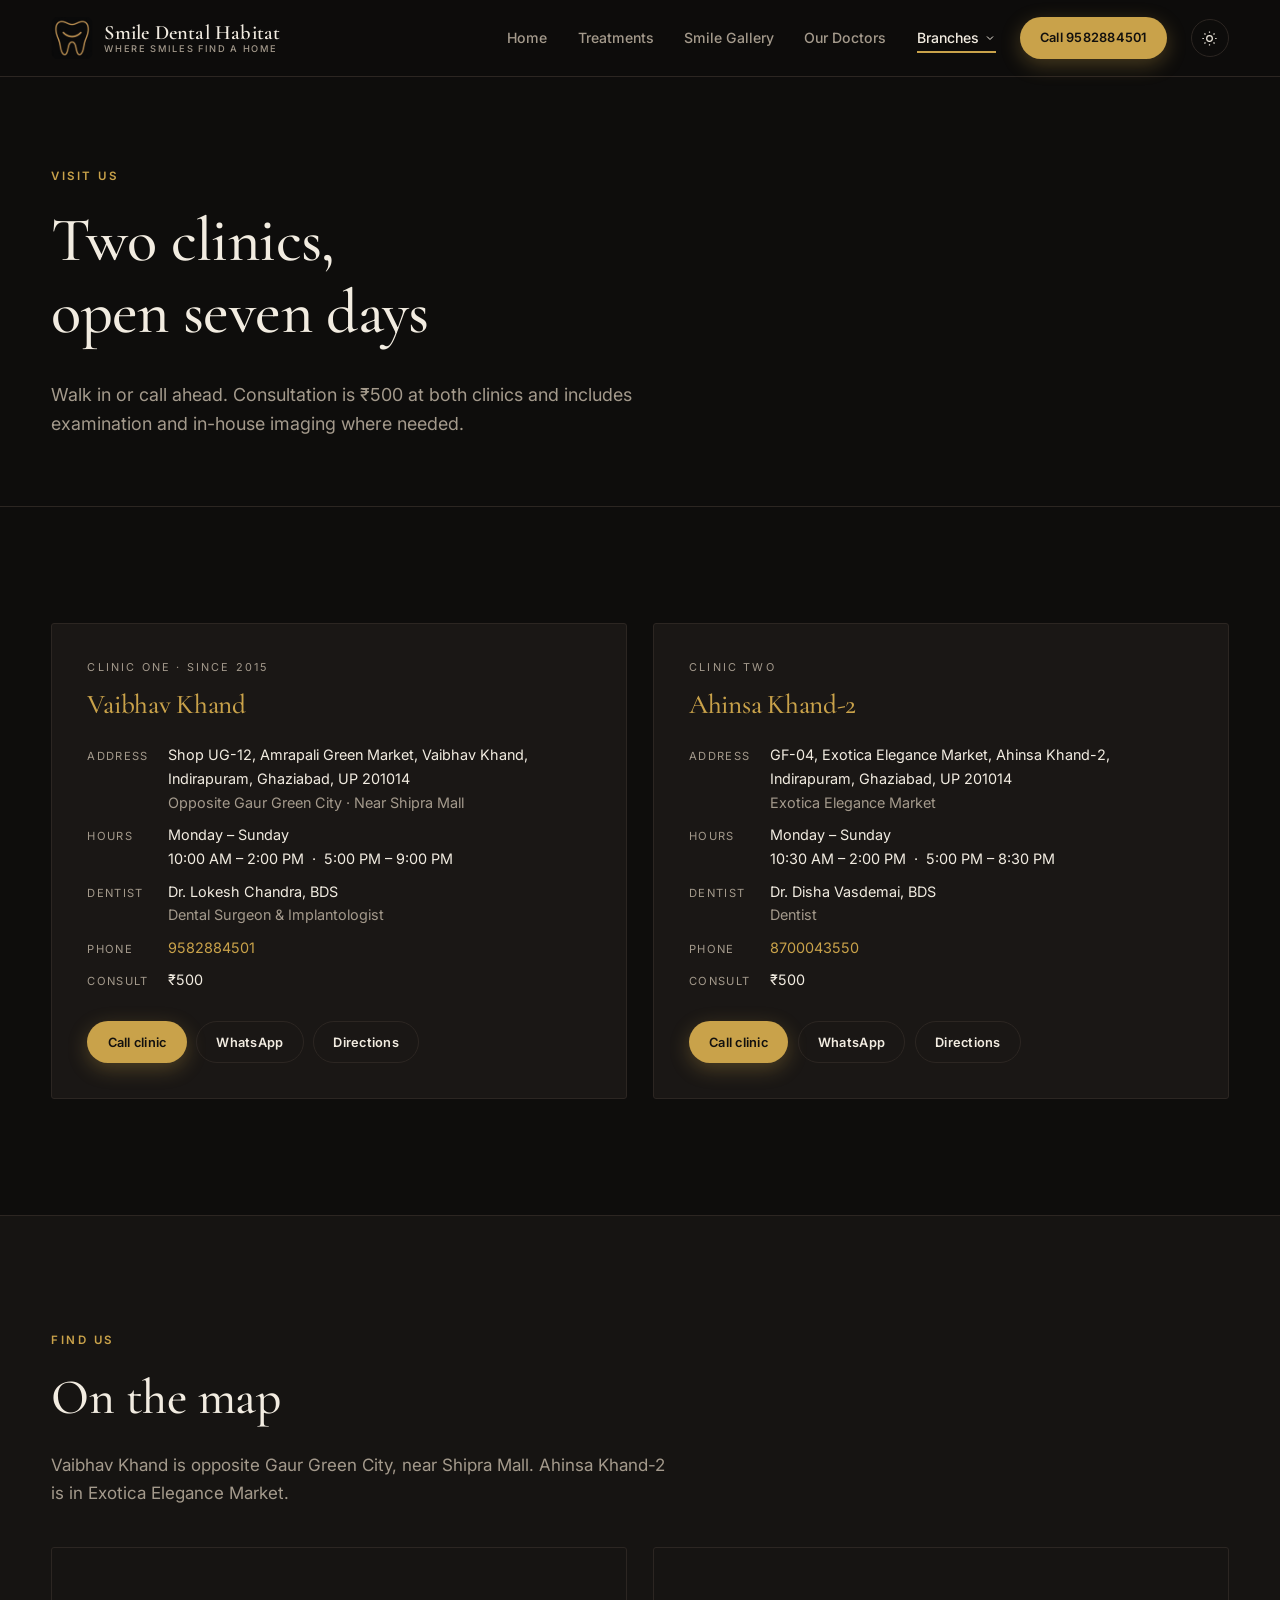
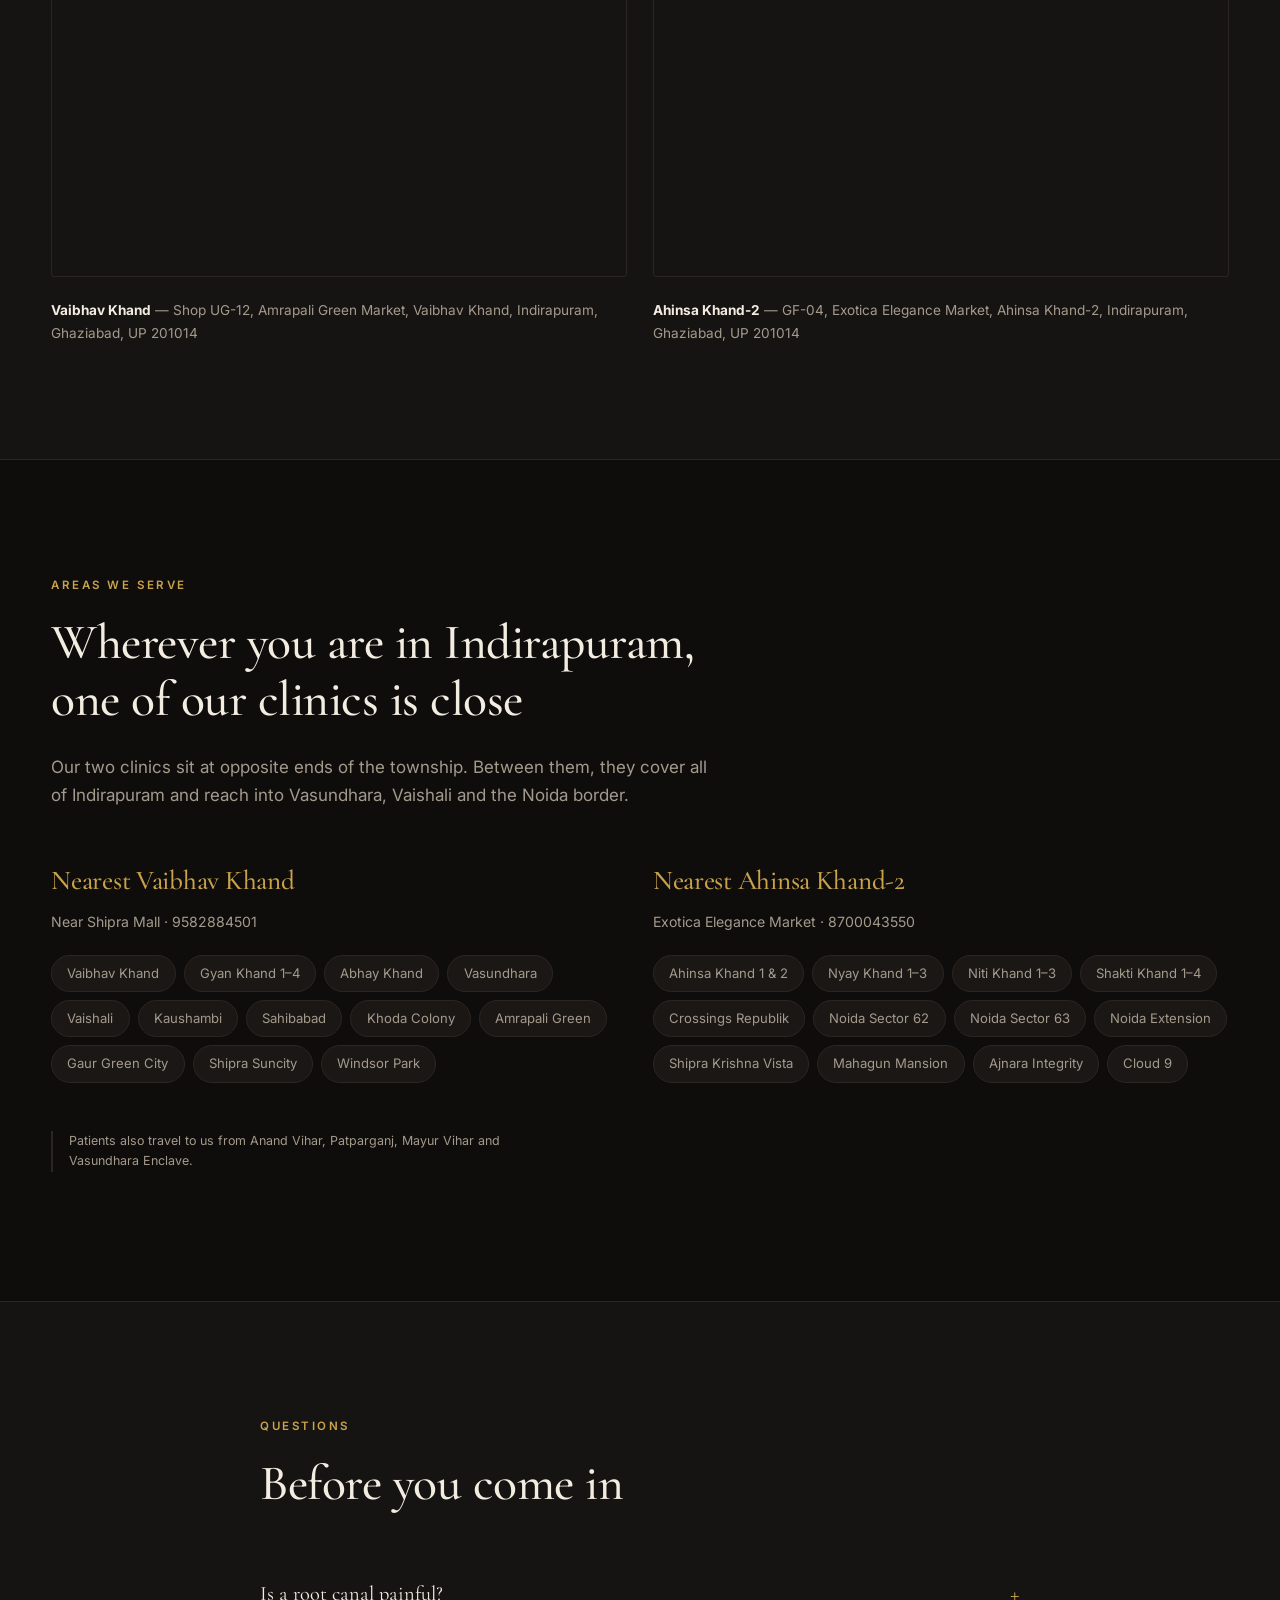
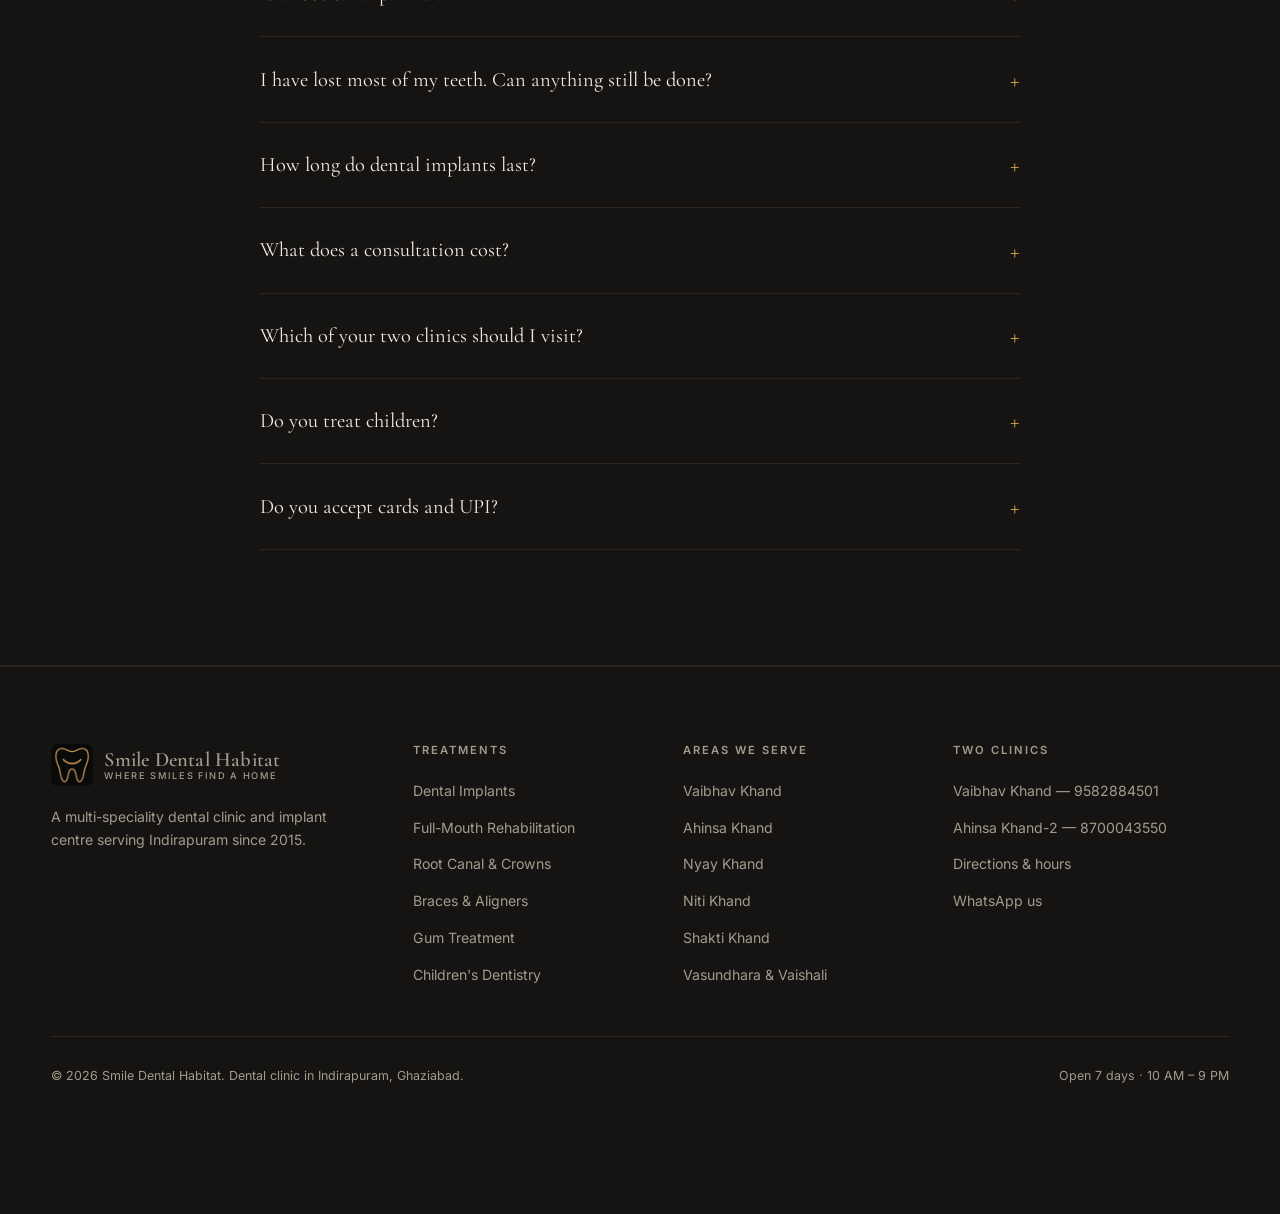
<file: contact.html>
<!DOCTYPE html>
<html lang="en" data-theme="dark">
<head>
<meta charset="utf-8">
<meta name="viewport" content="width=device-width, initial-scale=1">
<title>Contact &amp; Directions | Dental Clinic in Indirapuram, Ghaziabad</title>
<meta name="description" content="Two dental clinics in Indirapuram, Ghaziabad — Vaibhav Khand (9582884501) and Ahinsa Khand-2 (8700043550). Open Monday to Sunday. Directions, hours and areas served.">
<meta name="geo.region" content="IN-UP">
<meta name="geo.placename" content="Indirapuram, Ghaziabad">
<meta name="geo.position" content="28.634396;77.364057">
<meta property="og:title" content="Contact &amp; Directions | Dental Clinic in Indirapuram, Ghaziabad">
<meta property="og:description" content="Two dental clinics in Indirapuram, Ghaziabad — Vaibhav Khand (9582884501) and Ahinsa Khand-2 (8700043550). Open Monday to Sunday. Directions, hours and areas served.">
<meta property="og:type" content="website">
<meta property="og:image" content="assets/img/logo.jpg">
<link rel="icon" href="favicon.ico" sizes="any">
<link rel="icon" type="image/png" href="assets/img/favicon-512.png">
<link rel="apple-touch-icon" href="assets/img/apple-touch-icon.png">
<meta name="theme-color" content="#0e0d0c">
<link rel="preconnect" href="https://fonts.googleapis.com">
<link rel="preconnect" href="https://fonts.gstatic.com" crossorigin>
<link href="https://fonts.googleapis.com/css2?family=Cormorant+Garamond:ital,wght@0,400;0,500;0,600;1,400;1,500&family=Inter:wght@400;500;600&display=swap" rel="stylesheet">
<link rel="stylesheet" href="assets/css/style.css">

<script>(function(){try{var t=localStorage.getItem('sdh-theme');if(t)document.documentElement.setAttribute('data-theme',t);}catch(e){}})();</script>
</head>
<body>
<header class="nav">
  <div class="wrap nav-in">
    <a class="brand" href="index.html">
      <img src="assets/img/mark.png" alt="Smile Dental Habitat">
      <b>Smile Dental Habitat<span>Where smiles find a home</span></b>
    </a>
    <ul class="nav-links" id="nav-links"><li><a href="index.html">Home</a></li><li><a href="index.html#treatments">Treatments</a></li><li><a href="gallery.html">Smile Gallery</a></li><li><a href="about.html">Our Doctors</a></li><li class="has-sub"><a href="contact.html" aria-current="page">Branches<svg class="caret" viewBox="0 0 24 24" fill="none" stroke="currentColor" stroke-width="2" aria-hidden="true"><path d="m6 9 6 6 6-6"/></svg></a><ul class="subnav"><li><a href="contact.html#vaibhav-khand"><b>Vaibhav Khand</b><span>Near Shipra Mall &middot; 9582884501</span></a></li><li><a href="contact.html#ahinsa-khand"><b>Ahinsa Khand-2</b><span>Exotica Elegance Market &middot; 8700043550</span></a></li></ul></li></ul>
    <a class="btn btn-gold btn-sm" href="tel:+919582884501">Call 9582884501</a>
    <button class="icon-btn" data-theme-toggle aria-label="Toggle light and dark mode">
      <svg class="moon" viewBox="0 0 24 24" fill="none" stroke="currentColor" stroke-width="1.7"><path d="M21 12.8A9 9 0 1 1 11.2 3a7 7 0 0 0 9.8 9.8z"/></svg>
      <svg class="sun" viewBox="0 0 24 24" fill="none" stroke="currentColor" stroke-width="1.7"><circle cx="12" cy="12" r="4"/><path d="M12 2v2M12 20v2M4.9 4.9l1.4 1.4M17.7 17.7l1.4 1.4M2 12h2M20 12h2M4.9 19.1l1.4-1.4M17.7 6.3l1.4-1.4"/></svg>
    </button>
    <button class="icon-btn menu-btn" data-menu aria-label="Menu" aria-expanded="false">
      <svg viewBox="0 0 24 24" fill="none" stroke="currentColor" stroke-width="1.7"><path d="M3 6h18M3 12h18M3 18h18"/></svg>
    </button>
  </div>
</header>

<main>
<div class="page-head"><div class="wrap">
  <span class="eyebrow">Visit Us</span>
  <h1>Two clinics,<br>open seven days</h1>
  <p class="lede">Walk in or call ahead. Consultation is &#8377;500 at both clinics and includes examination and in-house imaging where needed.</p>
</div></div>

<section>
  <div class="wrap"><div class="grid g2">
  <div class="loc reveal" id="vaibhav-khand">
    <div class="kicker">Clinic One &middot; Since 2015</div>
    <h3>Vaibhav Khand</h3>
    <dl>
      <dt>Address</dt><dd>Shop UG-12, Amrapali Green Market, Vaibhav Khand, Indirapuram, Ghaziabad, UP 201014<br><span style="color:var(--text-soft)">Opposite Gaur Green City &middot; Near Shipra Mall</span></dd>
      <dt>Hours</dt><dd>Monday &ndash; Sunday<br>10:00 AM &ndash; 2:00 PM &nbsp;&middot;&nbsp; 5:00 PM &ndash; 9:00 PM</dd>
      <dt>Dentist</dt><dd>Dr. Lokesh Chandra, BDS<br><span style="color:var(--text-soft)">Dental Surgeon &amp; Implantologist</span></dd>
      <dt>Phone</dt><dd><a href="tel:+919582884501" style="color:var(--accent);text-decoration:none">9582884501</a></dd>
      <dt>Consult</dt><dd>&#8377;500</dd>
    </dl>
    <div class="actions">
      <a class="btn btn-gold btn-sm" href="tel:+919582884501">Call clinic</a>
      <a class="btn btn-ghost btn-sm" href="https://wa.me/919582884501?text=Hi%2C%20I%27d%20like%20to%20book%20an%20appointment%20at%20Smile%20Dental%20Habitat%2C%20Vaibhav%20Khand.">WhatsApp</a>
      <a class="btn btn-ghost btn-sm" href="https://www.google.com/maps/dir//28.634395513436,77.364056796661" target="_blank" rel="noopener">Directions</a>
    </div>
  </div>
  <div class="loc reveal" id="ahinsa-khand">
    <div class="kicker">Clinic Two</div>
    <h3>Ahinsa Khand-2</h3>
    <dl>
      <dt>Address</dt><dd>GF-04, Exotica Elegance Market, Ahinsa Khand-2, Indirapuram, Ghaziabad, UP 201014<br><span style="color:var(--text-soft)">Exotica Elegance Market</span></dd>
      <dt>Hours</dt><dd>Monday &ndash; Sunday<br>10:30 AM &ndash; 2:00 PM &nbsp;&middot;&nbsp; 5:00 PM &ndash; 8:30 PM</dd>
      <dt>Dentist</dt><dd>Dr. Disha Vasdemai, BDS<br><span style="color:var(--text-soft)">Dentist</span></dd>
      <dt>Phone</dt><dd><a href="tel:+918700043550" style="color:var(--accent);text-decoration:none">8700043550</a></dd>
      <dt>Consult</dt><dd>&#8377;500</dd>
    </dl>
    <div class="actions">
      <a class="btn btn-gold btn-sm" href="tel:+918700043550">Call clinic</a>
      <a class="btn btn-ghost btn-sm" href="https://wa.me/918700043550?text=Hi%2C%20I%27d%20like%20to%20book%20an%20appointment%20at%20Smile%20Dental%20Habitat%2C%20Ahinsa%20Khand.">WhatsApp</a>
      <a class="btn btn-ghost btn-sm" href="https://maps.app.goo.gl/uN26PBkKgKzoGdef8" target="_blank" rel="noopener">Directions</a>
    </div>
  </div>
</div></div>
</section>

<section style="background:var(--bg-2);border-block:1px solid var(--line)">
  <div class="wrap">
    <div class="reveal" style="max-width:56ch;margin-bottom:2.5rem">
      <span class="eyebrow">Find Us</span>
      <h2>On the map</h2>
      <p>Vaibhav Khand is opposite Gaur Green City, near Shipra Mall. Ahinsa Khand-2 is in Exotica Elegance Market.</p>
    </div>
    <div class="grid g2 reveal">
      <div>
        <iframe title="Map to Smile Dental Habitat, Vaibhav Khand" width="100%" height="330" style="border:1px solid var(--line);border-radius:3px" loading="lazy" referrerpolicy="no-referrer-when-downgrade" src="https://maps.google.com/maps?q=28.634396,77.364057&amp;z=16&amp;output=embed"></iframe>
        <p style="font-size:.85rem;padding-top:.9rem;margin:0"><b style="color:var(--text)">Vaibhav Khand</b> &mdash; Shop UG-12, Amrapali Green Market, Vaibhav Khand, Indirapuram, Ghaziabad, UP 201014</p>
      </div>
      <div>
        <iframe title="Map to Smile Dental Habitat, Ahinsa Khand-2" width="100%" height="330" style="border:1px solid var(--line);border-radius:3px" loading="lazy" referrerpolicy="no-referrer-when-downgrade" src="https://maps.google.com/maps?q=Exotica%20Elegance%2C%20Ahinsa%20Khand-2%2C%20Indirapuram%2C%20Ghaziabad%20201014&amp;z=16&amp;output=embed"></iframe>
        <p style="font-size:.85rem;padding-top:.9rem;margin:0"><b style="color:var(--text)">Ahinsa Khand-2</b> &mdash; GF-04, Exotica Elegance Market, Ahinsa Khand-2, Indirapuram, Ghaziabad, UP 201014</p>
      </div>
    </div>
  </div>
</section>

<section id="areas">
  <div class="wrap">
    <div class="reveal" style="max-width:60ch;margin-bottom:3.5rem">
      <span class="eyebrow">Areas We Serve</span>
      <h2>Wherever you are in Indirapuram, one of our clinics is close</h2>
      <p>Our two clinics sit at opposite ends of the township. Between them, they cover all of Indirapuram and reach into Vasundhara, Vaishali and the Noida border.</p>
    </div>
    <div class="grid g2">
      <div class="reveal">
        <h3 style="color:var(--accent)">Nearest Vaibhav Khand</h3>
        <p style="font-size:.88rem;margin-bottom:1.4rem">Near Shipra Mall &middot; 9582884501</p>
        <div class="areas"><span>Vaibhav Khand</span><span>Gyan Khand 1&ndash;4</span><span>Abhay Khand</span><span>Vasundhara</span><span>Vaishali</span><span>Kaushambi</span><span>Sahibabad</span><span>Khoda Colony</span><span>Amrapali Green</span><span>Gaur Green City</span><span>Shipra Suncity</span><span>Windsor Park</span></div>
      </div>
      <div class="reveal">
        <h3 style="color:var(--accent)">Nearest Ahinsa Khand-2</h3>
        <p style="font-size:.88rem;margin-bottom:1.4rem">Exotica Elegance Market &middot; 8700043550</p>
        <div class="areas"><span>Ahinsa Khand 1 &amp; 2</span><span>Nyay Khand 1&ndash;3</span><span>Niti Khand 1&ndash;3</span><span>Shakti Khand 1&ndash;4</span><span>Crossings Republik</span><span>Noida Sector 62</span><span>Noida Sector 63</span><span>Noida Extension</span><span>Shipra Krishna Vista</span><span>Mahagun Mansion</span><span>Ajnara Integrity</span><span>Cloud 9</span></div>
      </div>
    </div>
    <p class="note reveal" style="margin-top:3rem">Patients also travel to us from Anand Vihar, Patparganj, Mayur Vihar and Vasundhara Enclave.</p>
  </div>
</section>

<section style="background:var(--bg-2);border-block:1px solid var(--line)">
  <div class="narrow">
    <div class="reveal" style="margin-bottom:2.5rem">
      <span class="eyebrow">Questions</span>
      <h2>Before you come in</h2>
    </div>
    <div class="reveal"><details class="faq"><summary>Is a root canal painful?</summary><p>Modern root canal treatment is done under local anaesthesia, and most patients describe it as no more uncomfortable than a filling. Our patients routinely report the procedure being completed in a single 25–30 minute sitting. The pain you feel beforehand — from the infected nerve — is usually far worse than the treatment itself.</p></details><details class="faq"><summary>I have lost most of my teeth. Can anything still be done?</summary><p>Yes. Full-mouth rehabilitation using implants, fixed bridges or precision dentures can restore both chewing function and appearance, even when very few natural teeth remain. Much of our work at Smile Dental Habitat is exactly this kind of case. The first step is a consultation and an X-ray to assess bone levels.</p></details><details class="faq"><summary>How long do dental implants last?</summary><p>A well-placed implant integrated into healthy bone is designed to be a permanent replacement. Longevity depends heavily on bone quality, oral hygiene and regular follow-up. We will give you an honest assessment of your particular case at consultation rather than a blanket promise.</p></details><details class="faq"><summary>What does a consultation cost?</summary><p>₹500 at both clinics. This includes examination and a discussion of your treatment options. Any X-rays needed are taken in-house.</p></details><details class="faq"><summary>Which of your two clinics should I visit?</summary><p>Vaibhav Khand (near Shipra Mall) is closest if you are in Vaibhav Khand, Gyan Khand, Abhay Khand, Vasundhara, Vaishali or Kaushambi. Ahinsa Khand-2 is closest for Ahinsa Khand, Nyay Khand, Niti Khand, Shakti Khand and the Noida side. Either can be reached on the numbers below.</p></details><details class="faq"><summary>Do you treat children?</summary><p>Yes. Both clinics offer children's dentistry — preventive check-ups, fillings, extractions and habit correction, in an unhurried setting.</p></details><details class="faq"><summary>Do you accept cards and UPI?</summary><p>Yes. Credit cards, debit cards and Google Pay / UPI are all accepted. The clinic is also wheelchair accessible.</p></details></div>
  </div>
</section>
</main>

<footer>
  <div class="wrap">
    <div class="foot-grid">
      <div>
        <a class="brand" href="index.html" style="margin-bottom:1.2rem">
          <img src="assets/img/mark.png" alt="">
          <b>Smile Dental Habitat<span>Where smiles find a home</span></b>
        </a>
        <p style="font-size:.88rem;max-width:34ch">A multi-speciality dental clinic and implant centre serving Indirapuram since 2015.</p>
      </div>
      <div>
        <h4>Treatments</h4>
        <ul>
          <li><a href="index.html#treatments">Dental Implants</a></li>
          <li><a href="index.html#treatments">Full-Mouth Rehabilitation</a></li>
          <li><a href="index.html#treatments">Root Canal &amp; Crowns</a></li>
          <li><a href="index.html#treatments">Braces &amp; Aligners</a></li>
          <li><a href="index.html#treatments">Gum Treatment</a></li>
          <li><a href="index.html#treatments">Children's Dentistry</a></li>
        </ul>
      </div>
      <div>
        <h4>Areas We Serve</h4>
        <ul>
          <li><a href="contact.html#areas">Vaibhav Khand</a></li>
          <li><a href="contact.html#areas">Ahinsa Khand</a></li>
          <li><a href="contact.html#areas">Nyay Khand</a></li>
          <li><a href="contact.html#areas">Niti Khand</a></li>
          <li><a href="contact.html#areas">Shakti Khand</a></li>
          <li><a href="contact.html#areas">Vasundhara &amp; Vaishali</a></li>
        </ul>
      </div>
      <div>
        <h4>Two Clinics</h4>
        <ul>
          <li><a href="tel:+919582884501">Vaibhav Khand &mdash; 9582884501</a></li>
          <li><a href="tel:+918700043550">Ahinsa Khand-2 &mdash; 8700043550</a></li>
          <li><a href="contact.html">Directions &amp; hours</a></li>
          <li><a href="https://wa.me/919582884501?text=Hi%2C%20I%27d%20like%20to%20book%20an%20appointment%20at%20Smile%20Dental%20Habitat.">WhatsApp us</a></li>
        </ul>
      </div>
    </div>
    <div class="foot-bottom">
      <span>&copy; <span id="year">2026</span> Smile Dental Habitat. Dental clinic in Indirapuram, Ghaziabad.</span>
      <span>Open 7 days &middot; 10 AM &ndash; 9 PM</span>
    </div>
  </div>
</footer>

<nav class="mobile-bar" aria-label="Quick contact">
  <button type="button" data-sheet="call" aria-haspopup="dialog"><svg viewBox="0 0 24 24" fill="none" stroke-width="1.7"><path d="M22 16.9v3a2 2 0 0 1-2.2 2 19.8 19.8 0 0 1-8.6-3.1 19.5 19.5 0 0 1-6-6A19.8 19.8 0 0 1 2.1 4.2 2 2 0 0 1 4.1 2h3a2 2 0 0 1 2 1.7c.1 1 .4 2 .7 2.9a2 2 0 0 1-.5 2.1L8.1 9.9a16 16 0 0 0 6 6l1.2-1.2a2 2 0 0 1 2.1-.5c.9.3 1.9.6 2.9.7a2 2 0 0 1 1.7 2z"/></svg>Call</button>
  <button type="button" data-sheet="whatsapp" aria-haspopup="dialog"><svg viewBox="0 0 24 24" fill="none" stroke-width="1.7"><path d="M21 11.5a8.4 8.4 0 0 1-12.6 7.3L3 20.5l1.8-5.3A8.4 8.4 0 1 1 21 11.5z"/></svg>WhatsApp</button>
  <button type="button" data-sheet="directions" aria-haspopup="dialog"><svg viewBox="0 0 24 24" fill="none" stroke-width="1.7"><path d="M20 10c0 6-8 12-8 12s-8-6-8-12a8 8 0 0 1 16 0z"/><circle cx="12" cy="10" r="3"/></svg>Directions</button>
</nav>

<script src="assets/js/main.js"></script>
</body>
</html>
</file>
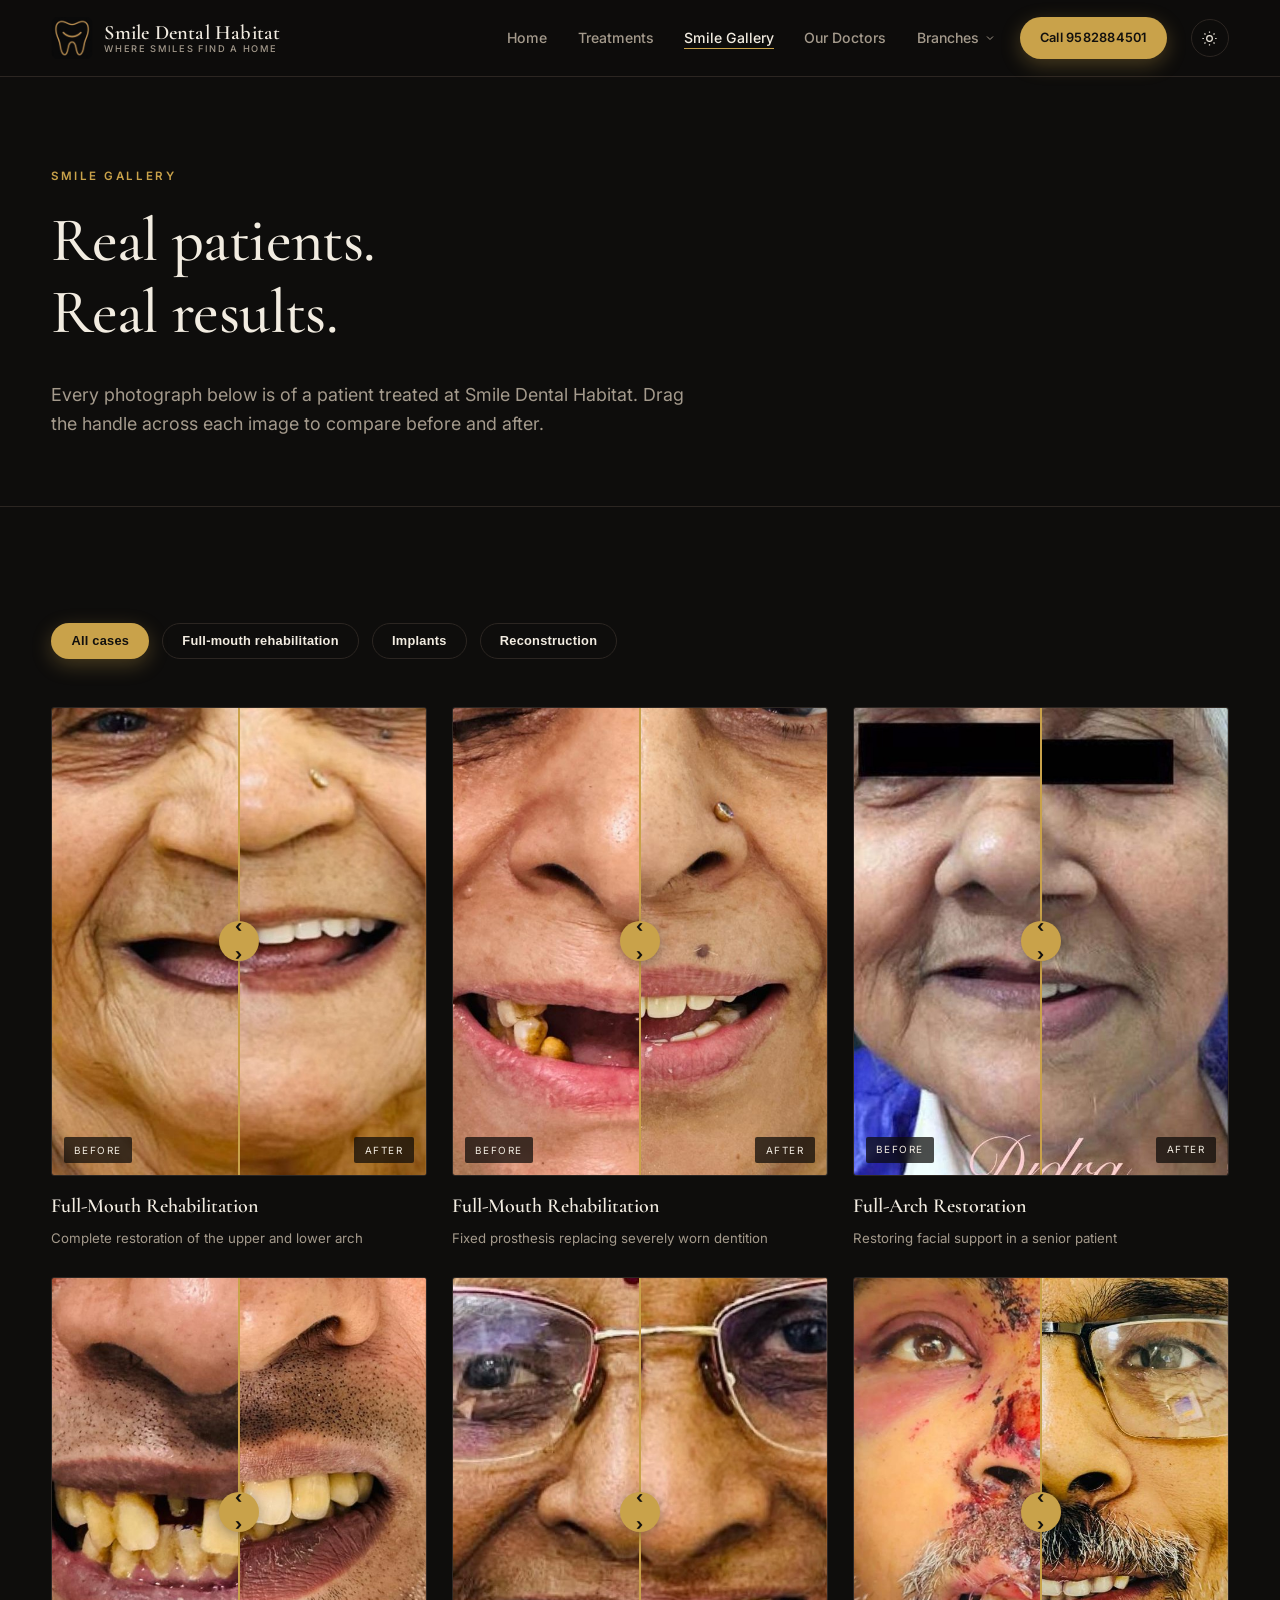
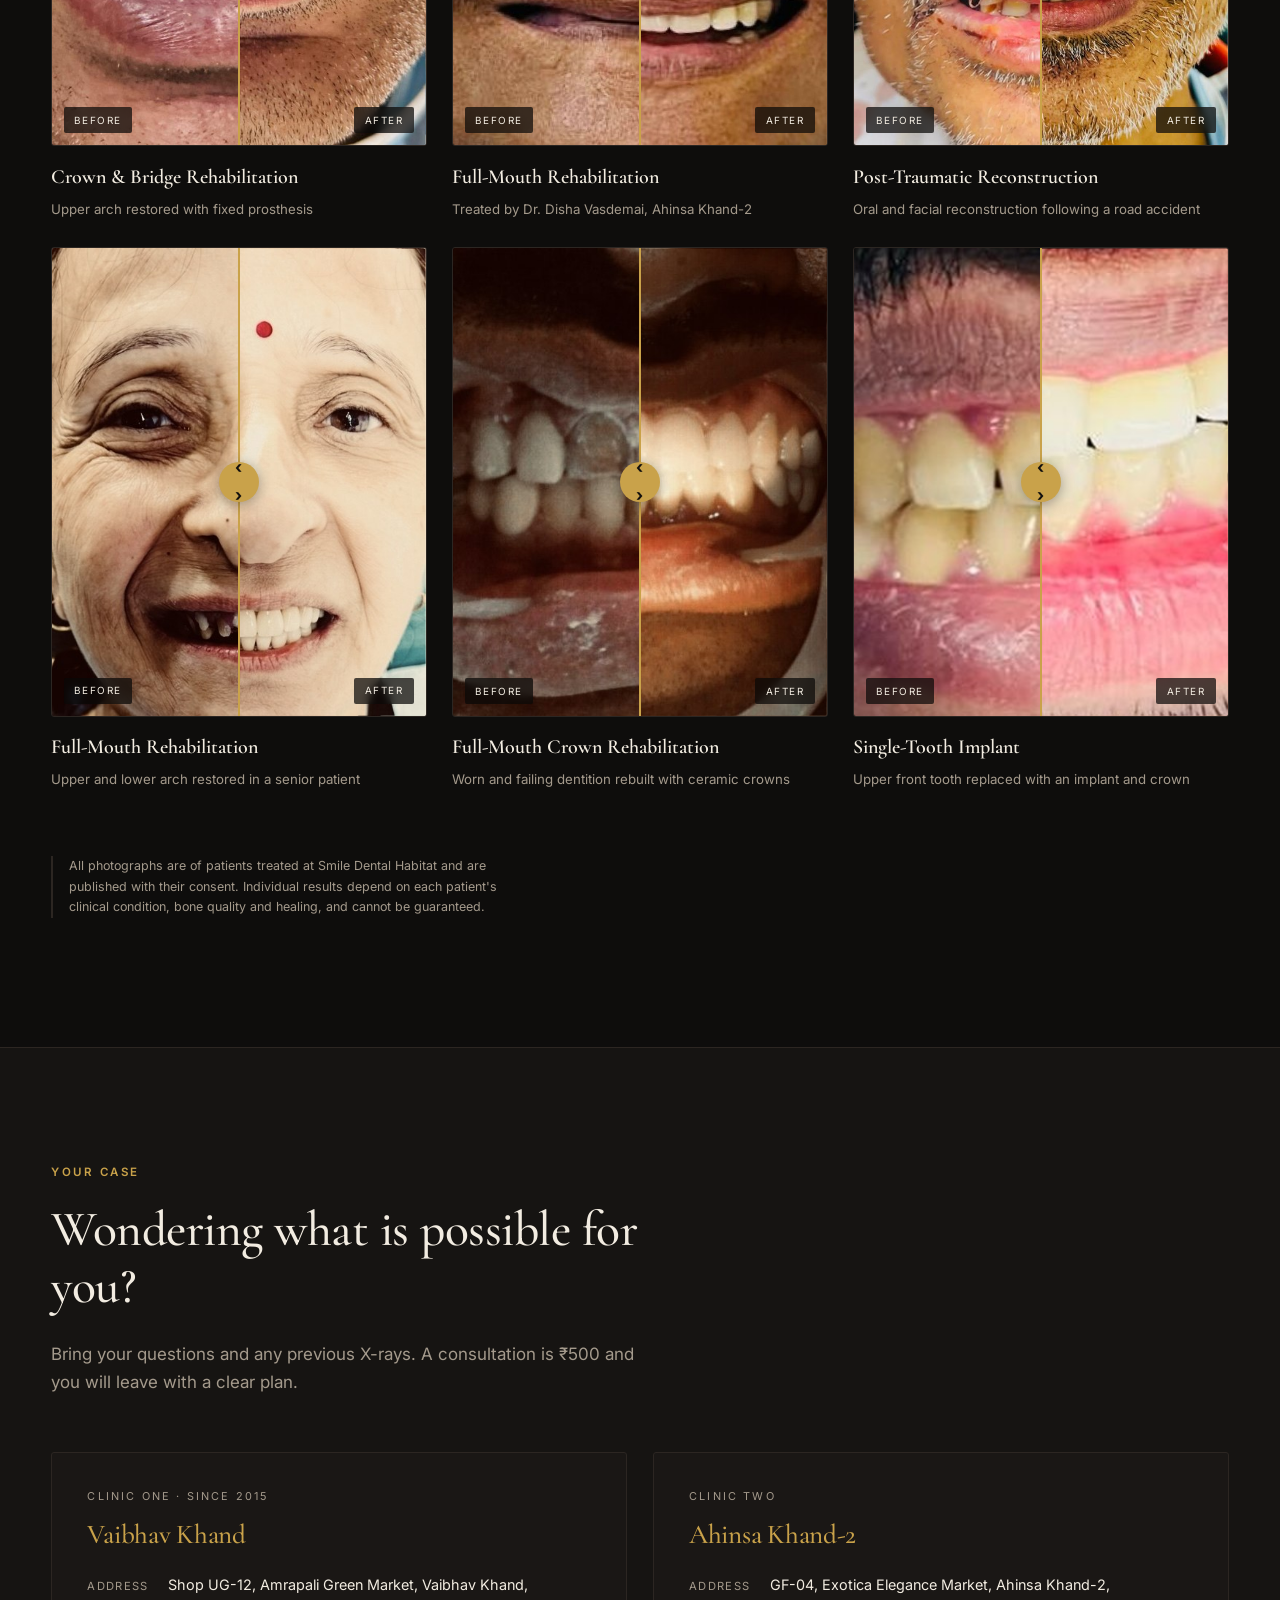
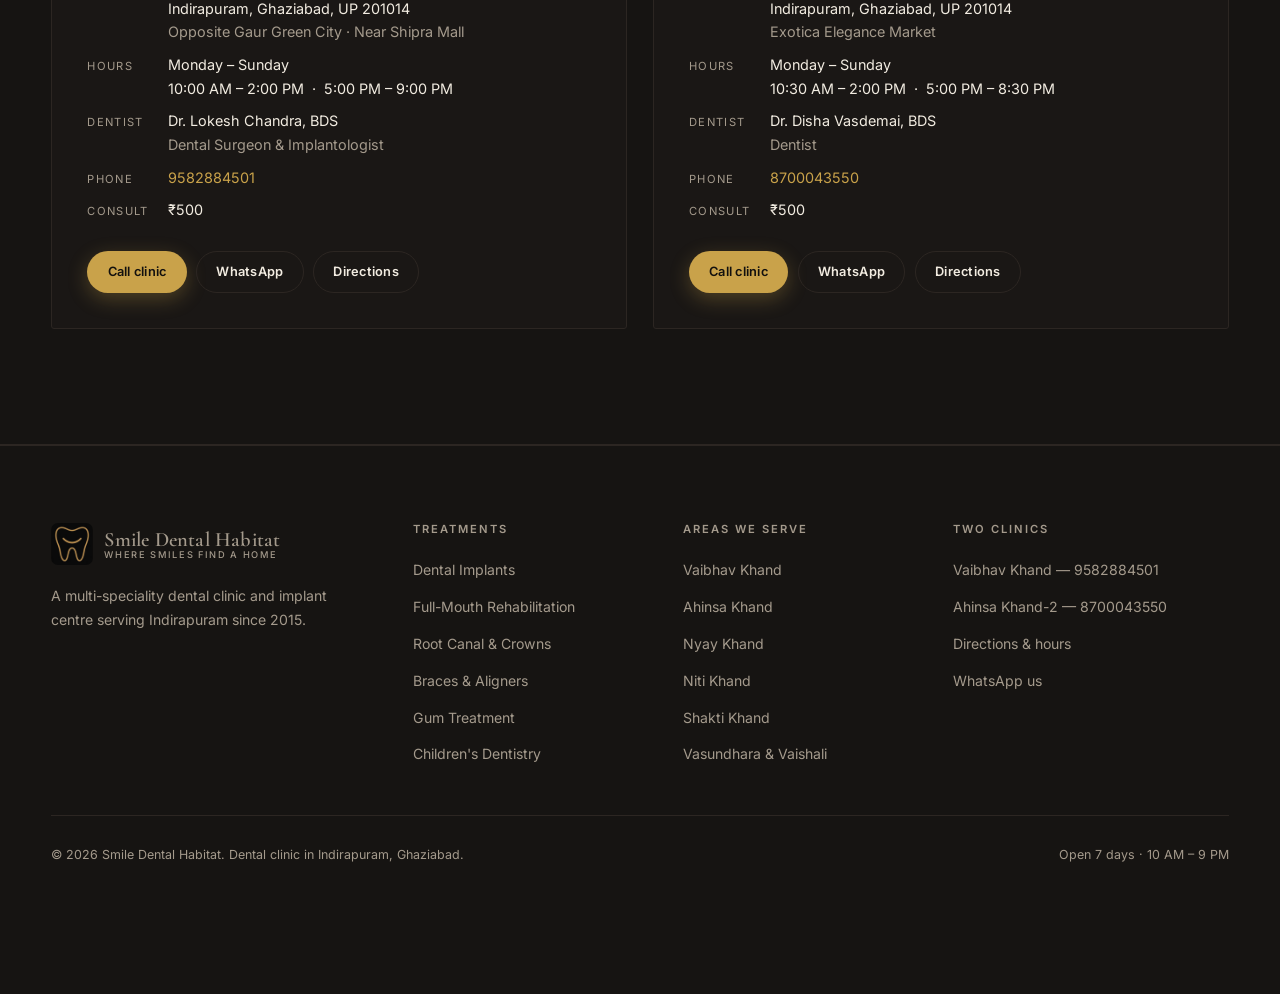
<file: gallery.html>
<!DOCTYPE html>
<html lang="en" data-theme="dark">
<head>
<meta charset="utf-8">
<meta name="viewport" content="width=device-width, initial-scale=1">
<title>Smile Gallery — Before &amp; After | Smile Dental Habitat, Indirapuram</title>
<meta name="description" content="Real before and after results from Smile Dental Habitat, Indirapuram — dental implants, full-mouth rehabilitation and reconstruction by Dr. Lokesh Chandra.">
<meta name="geo.region" content="IN-UP">
<meta name="geo.placename" content="Indirapuram, Ghaziabad">
<meta name="geo.position" content="28.634396;77.364057">
<meta property="og:title" content="Smile Gallery — Before &amp; After | Smile Dental Habitat, Indirapuram">
<meta property="og:description" content="Real before and after results from Smile Dental Habitat, Indirapuram — dental implants, full-mouth rehabilitation and reconstruction by Dr. Lokesh Chandra.">
<meta property="og:type" content="website">
<meta property="og:image" content="assets/img/logo.jpg">
<link rel="icon" href="favicon.ico" sizes="any">
<link rel="icon" type="image/png" href="assets/img/favicon-512.png">
<link rel="apple-touch-icon" href="assets/img/apple-touch-icon.png">
<meta name="theme-color" content="#0e0d0c">
<link rel="preconnect" href="https://fonts.googleapis.com">
<link rel="preconnect" href="https://fonts.gstatic.com" crossorigin>
<link href="https://fonts.googleapis.com/css2?family=Cormorant+Garamond:ital,wght@0,400;0,500;0,600;1,400;1,500&family=Inter:wght@400;500;600&display=swap" rel="stylesheet">
<link rel="stylesheet" href="assets/css/style.css">

<script>(function(){try{var t=localStorage.getItem('sdh-theme');if(t)document.documentElement.setAttribute('data-theme',t);}catch(e){}})();</script>
</head>
<body>
<header class="nav">
  <div class="wrap nav-in">
    <a class="brand" href="index.html">
      <img src="assets/img/mark.png" alt="Smile Dental Habitat">
      <b>Smile Dental Habitat<span>Where smiles find a home</span></b>
    </a>
    <ul class="nav-links" id="nav-links"><li><a href="index.html">Home</a></li><li><a href="index.html#treatments">Treatments</a></li><li><a href="gallery.html" aria-current="page">Smile Gallery</a></li><li><a href="about.html">Our Doctors</a></li><li class="has-sub"><a href="contact.html">Branches<svg class="caret" viewBox="0 0 24 24" fill="none" stroke="currentColor" stroke-width="2" aria-hidden="true"><path d="m6 9 6 6 6-6"/></svg></a><ul class="subnav"><li><a href="contact.html#vaibhav-khand"><b>Vaibhav Khand</b><span>Near Shipra Mall &middot; 9582884501</span></a></li><li><a href="contact.html#ahinsa-khand"><b>Ahinsa Khand-2</b><span>Exotica Elegance Market &middot; 8700043550</span></a></li></ul></li></ul>
    <a class="btn btn-gold btn-sm" href="tel:+919582884501">Call 9582884501</a>
    <button class="icon-btn" data-theme-toggle aria-label="Toggle light and dark mode">
      <svg class="moon" viewBox="0 0 24 24" fill="none" stroke="currentColor" stroke-width="1.7"><path d="M21 12.8A9 9 0 1 1 11.2 3a7 7 0 0 0 9.8 9.8z"/></svg>
      <svg class="sun" viewBox="0 0 24 24" fill="none" stroke="currentColor" stroke-width="1.7"><circle cx="12" cy="12" r="4"/><path d="M12 2v2M12 20v2M4.9 4.9l1.4 1.4M17.7 17.7l1.4 1.4M2 12h2M20 12h2M4.9 19.1l1.4-1.4M17.7 6.3l1.4-1.4"/></svg>
    </button>
    <button class="icon-btn menu-btn" data-menu aria-label="Menu" aria-expanded="false">
      <svg viewBox="0 0 24 24" fill="none" stroke="currentColor" stroke-width="1.7"><path d="M3 6h18M3 12h18M3 18h18"/></svg>
    </button>
  </div>
</header>

<main>
<div class="page-head"><div class="wrap">
  <span class="eyebrow">Smile Gallery</span>
  <h1>Real patients.<br>Real results.</h1>
  <p class="lede">Every photograph below is of a patient treated at Smile Dental Habitat. Drag the handle across each image to compare before and after.</p>
</div></div>

<section>
  <div class="wrap">
    <div class="hero-cta reveal" style="margin:0 0 3rem">
      <button class="btn btn-gold btn-sm" data-filter="all">All cases</button>
      <button class="btn btn-ghost btn-sm" data-filter="rehab">Full-mouth rehabilitation</button>
      <button class="btn btn-ghost btn-sm" data-filter="implant">Implants</button>
      <button class="btn btn-ghost btn-sm" data-filter="trauma">Reconstruction</button>
    </div>
    <div class="grid g3">
      <figure class="case reveal" data-cat="rehab">
  <div class="ba" role="group" aria-label="Full-Mouth Rehabilitation before and after. Drag to compare.">
    <img src="assets/img/ba-dentures-1-before.jpg" alt="Full-Mouth Rehabilitation — before treatment" loading="lazy">
    <img class="after-img" src="assets/img/ba-dentures-1-after.jpg" alt="Full-Mouth Rehabilitation — after treatment" loading="lazy">
    <span class="ba-tag l">Before</span><span class="ba-tag r">After</span>
    <span class="ba-handle"></span>
  </div>
  <figcaption><b>Full-Mouth Rehabilitation</b><span>Complete restoration of the upper and lower arch</span></figcaption>
</figure><figure class="case reveal" data-cat="rehab">
  <div class="ba" role="group" aria-label="Full-Mouth Rehabilitation before and after. Drag to compare.">
    <img src="assets/img/ba-fullmouth-1-before.jpg" alt="Full-Mouth Rehabilitation — before treatment" loading="lazy">
    <img class="after-img" src="assets/img/ba-fullmouth-1-after.jpg" alt="Full-Mouth Rehabilitation — after treatment" loading="lazy">
    <span class="ba-tag l">Before</span><span class="ba-tag r">After</span>
    <span class="ba-handle"></span>
  </div>
  <figcaption><b>Full-Mouth Rehabilitation</b><span>Fixed prosthesis replacing severely worn dentition</span></figcaption>
</figure><figure class="case reveal" data-cat="rehab">
  <div class="ba" role="group" aria-label="Full-Arch Restoration before and after. Drag to compare.">
    <img src="assets/img/ba-dentures-2-before.jpg" alt="Full-Arch Restoration — before treatment" loading="lazy">
    <img class="after-img" src="assets/img/ba-dentures-2-after.jpg" alt="Full-Arch Restoration — after treatment" loading="lazy">
    <span class="ba-tag l">Before</span><span class="ba-tag r">After</span>
    <span class="ba-handle"></span>
  </div>
  <figcaption><b>Full-Arch Restoration</b><span>Restoring facial support in a senior patient</span></figcaption>
</figure><figure class="case reveal" data-cat="rehab">
  <div class="ba" role="group" aria-label="Crown &amp; Bridge Rehabilitation before and after. Drag to compare.">
    <img src="assets/img/ba-fullmouth-2-before.jpg" alt="Crown &amp; Bridge Rehabilitation — before treatment" loading="lazy">
    <img class="after-img" src="assets/img/ba-fullmouth-2-after.jpg" alt="Crown &amp; Bridge Rehabilitation — after treatment" loading="lazy">
    <span class="ba-tag l">Before</span><span class="ba-tag r">After</span>
    <span class="ba-handle"></span>
  </div>
  <figcaption><b>Crown &amp; Bridge Rehabilitation</b><span>Upper arch restored with fixed prosthesis</span></figcaption>
</figure><figure class="case reveal" data-cat="rehab">
  <div class="ba" role="group" aria-label="Full-Mouth Rehabilitation before and after. Drag to compare.">
    <img src="assets/img/ba-disha-before.jpg" alt="Full-Mouth Rehabilitation — before treatment" loading="lazy">
    <img class="after-img" src="assets/img/ba-disha-after.jpg" alt="Full-Mouth Rehabilitation — after treatment" loading="lazy">
    <span class="ba-tag l">Before</span><span class="ba-tag r">After</span>
    <span class="ba-handle"></span>
  </div>
  <figcaption><b>Full-Mouth Rehabilitation</b><span>Treated by Dr. Disha Vasdemai, Ahinsa Khand-2</span></figcaption>
</figure><figure class="case reveal" data-cat="trauma">
  <div class="ba" role="group" aria-label="Post-Traumatic Reconstruction before and after. Drag to compare.">
    <img src="assets/img/ba-trauma-before.jpg" alt="Post-Traumatic Reconstruction — before treatment" loading="lazy">
    <img class="after-img" src="assets/img/ba-trauma-after.jpg" alt="Post-Traumatic Reconstruction — after treatment" loading="lazy">
    <span class="ba-tag l">Before</span><span class="ba-tag r">After</span>
    <span class="ba-handle"></span>
  </div>
  <figcaption><b>Post-Traumatic Reconstruction</b><span>Oral and facial reconstruction following a road accident</span></figcaption>
</figure>
      <figure class="case reveal" data-cat="rehab">
        <div class="ba" role="group" aria-label="Full-mouth rehabilitation before and after. Drag to compare.">
          <img src="assets/img/ba-dentures-3-before.jpg" alt="Full-mouth rehabilitation &mdash; before treatment" loading="lazy">
          <img class="after-img" src="assets/img/ba-dentures-3-after.jpg" alt="Full-mouth rehabilitation &mdash; after treatment" loading="lazy">
          <span class="ba-tag l">Before</span><span class="ba-tag r">After</span>
          <span class="ba-handle"></span>
        </div>
        <figcaption><b>Full-Mouth Rehabilitation</b><span>Upper and lower arch restored in a senior patient</span></figcaption>
      </figure>
      <figure class="case reveal" data-cat="rehab">
        <div class="ba" role="group" aria-label="Full-mouth crown work before and after. Drag to compare.">
          <img src="assets/img/ba-crowns-1-before.jpg" alt="Full-mouth crown rehabilitation &mdash; before treatment" loading="lazy">
          <img class="after-img" src="assets/img/ba-crowns-1-after.jpg" alt="Full-mouth crown rehabilitation &mdash; after treatment" loading="lazy">
          <span class="ba-tag l">Before</span><span class="ba-tag r">After</span>
          <span class="ba-handle"></span>
        </div>
        <figcaption><b>Full-Mouth Crown Rehabilitation</b><span>Worn and failing dentition rebuilt with ceramic crowns</span></figcaption>
      </figure>
      <figure class="case reveal" data-cat="implant">
        <div class="ba" role="group" aria-label="Single tooth implant before and after. Drag to compare.">
          <img src="assets/img/ba-implant-before.jpg" alt="Single tooth implant — before" loading="lazy">
          <img class="after-img" src="assets/img/ba-implant-after.jpg" alt="Single tooth implant — after" loading="lazy">
          <span class="ba-tag l">Before</span><span class="ba-tag r">After</span>
          <span class="ba-handle"></span>
        </div>
        <figcaption><b>Single-Tooth Implant</b><span>Upper front tooth replaced with an implant and crown</span></figcaption>
      </figure>
    </div>

    <div class="reveal" style="margin-top:4rem">
      <p class="note">All photographs are of patients treated at Smile Dental Habitat and are published with their consent. Individual results depend on each patient's clinical condition, bone quality and healing, and cannot be guaranteed.</p>
    </div>
  </div>
</section>

<section style="background:var(--bg-2);border-block:1px solid var(--line)">
  <div class="wrap">
    <div class="reveal" style="max-width:56ch;margin-bottom:3.5rem">
      <span class="eyebrow">Your case</span>
      <h2>Wondering what is possible for you?</h2>
      <p>Bring your questions and any previous X-rays. A consultation is &#8377;500 and you will leave with a clear plan.</p>
    </div>
    <div class="grid g2">
  <div class="loc reveal" id="vaibhav-khand">
    <div class="kicker">Clinic One &middot; Since 2015</div>
    <h3>Vaibhav Khand</h3>
    <dl>
      <dt>Address</dt><dd>Shop UG-12, Amrapali Green Market, Vaibhav Khand, Indirapuram, Ghaziabad, UP 201014<br><span style="color:var(--text-soft)">Opposite Gaur Green City &middot; Near Shipra Mall</span></dd>
      <dt>Hours</dt><dd>Monday &ndash; Sunday<br>10:00 AM &ndash; 2:00 PM &nbsp;&middot;&nbsp; 5:00 PM &ndash; 9:00 PM</dd>
      <dt>Dentist</dt><dd>Dr. Lokesh Chandra, BDS<br><span style="color:var(--text-soft)">Dental Surgeon &amp; Implantologist</span></dd>
      <dt>Phone</dt><dd><a href="tel:+919582884501" style="color:var(--accent);text-decoration:none">9582884501</a></dd>
      <dt>Consult</dt><dd>&#8377;500</dd>
    </dl>
    <div class="actions">
      <a class="btn btn-gold btn-sm" href="tel:+919582884501">Call clinic</a>
      <a class="btn btn-ghost btn-sm" href="https://wa.me/919582884501?text=Hi%2C%20I%27d%20like%20to%20book%20an%20appointment%20at%20Smile%20Dental%20Habitat%2C%20Vaibhav%20Khand.">WhatsApp</a>
      <a class="btn btn-ghost btn-sm" href="https://www.google.com/maps/dir//28.634395513436,77.364056796661" target="_blank" rel="noopener">Directions</a>
    </div>
  </div>
  <div class="loc reveal" id="ahinsa-khand">
    <div class="kicker">Clinic Two</div>
    <h3>Ahinsa Khand-2</h3>
    <dl>
      <dt>Address</dt><dd>GF-04, Exotica Elegance Market, Ahinsa Khand-2, Indirapuram, Ghaziabad, UP 201014<br><span style="color:var(--text-soft)">Exotica Elegance Market</span></dd>
      <dt>Hours</dt><dd>Monday &ndash; Sunday<br>10:30 AM &ndash; 2:00 PM &nbsp;&middot;&nbsp; 5:00 PM &ndash; 8:30 PM</dd>
      <dt>Dentist</dt><dd>Dr. Disha Vasdemai, BDS<br><span style="color:var(--text-soft)">Dentist</span></dd>
      <dt>Phone</dt><dd><a href="tel:+918700043550" style="color:var(--accent);text-decoration:none">8700043550</a></dd>
      <dt>Consult</dt><dd>&#8377;500</dd>
    </dl>
    <div class="actions">
      <a class="btn btn-gold btn-sm" href="tel:+918700043550">Call clinic</a>
      <a class="btn btn-ghost btn-sm" href="https://wa.me/918700043550?text=Hi%2C%20I%27d%20like%20to%20book%20an%20appointment%20at%20Smile%20Dental%20Habitat%2C%20Ahinsa%20Khand.">WhatsApp</a>
      <a class="btn btn-ghost btn-sm" href="https://maps.app.goo.gl/uN26PBkKgKzoGdef8" target="_blank" rel="noopener">Directions</a>
    </div>
  </div>
</div>
  </div>
</section>
</main>

<footer>
  <div class="wrap">
    <div class="foot-grid">
      <div>
        <a class="brand" href="index.html" style="margin-bottom:1.2rem">
          <img src="assets/img/mark.png" alt="">
          <b>Smile Dental Habitat<span>Where smiles find a home</span></b>
        </a>
        <p style="font-size:.88rem;max-width:34ch">A multi-speciality dental clinic and implant centre serving Indirapuram since 2015.</p>
      </div>
      <div>
        <h4>Treatments</h4>
        <ul>
          <li><a href="index.html#treatments">Dental Implants</a></li>
          <li><a href="index.html#treatments">Full-Mouth Rehabilitation</a></li>
          <li><a href="index.html#treatments">Root Canal &amp; Crowns</a></li>
          <li><a href="index.html#treatments">Braces &amp; Aligners</a></li>
          <li><a href="index.html#treatments">Gum Treatment</a></li>
          <li><a href="index.html#treatments">Children's Dentistry</a></li>
        </ul>
      </div>
      <div>
        <h4>Areas We Serve</h4>
        <ul>
          <li><a href="contact.html#areas">Vaibhav Khand</a></li>
          <li><a href="contact.html#areas">Ahinsa Khand</a></li>
          <li><a href="contact.html#areas">Nyay Khand</a></li>
          <li><a href="contact.html#areas">Niti Khand</a></li>
          <li><a href="contact.html#areas">Shakti Khand</a></li>
          <li><a href="contact.html#areas">Vasundhara &amp; Vaishali</a></li>
        </ul>
      </div>
      <div>
        <h4>Two Clinics</h4>
        <ul>
          <li><a href="tel:+919582884501">Vaibhav Khand &mdash; 9582884501</a></li>
          <li><a href="tel:+918700043550">Ahinsa Khand-2 &mdash; 8700043550</a></li>
          <li><a href="contact.html">Directions &amp; hours</a></li>
          <li><a href="https://wa.me/919582884501?text=Hi%2C%20I%27d%20like%20to%20book%20an%20appointment%20at%20Smile%20Dental%20Habitat.">WhatsApp us</a></li>
        </ul>
      </div>
    </div>
    <div class="foot-bottom">
      <span>&copy; <span id="year">2026</span> Smile Dental Habitat. Dental clinic in Indirapuram, Ghaziabad.</span>
      <span>Open 7 days &middot; 10 AM &ndash; 9 PM</span>
    </div>
  </div>
</footer>

<nav class="mobile-bar" aria-label="Quick contact">
  <button type="button" data-sheet="call" aria-haspopup="dialog"><svg viewBox="0 0 24 24" fill="none" stroke-width="1.7"><path d="M22 16.9v3a2 2 0 0 1-2.2 2 19.8 19.8 0 0 1-8.6-3.1 19.5 19.5 0 0 1-6-6A19.8 19.8 0 0 1 2.1 4.2 2 2 0 0 1 4.1 2h3a2 2 0 0 1 2 1.7c.1 1 .4 2 .7 2.9a2 2 0 0 1-.5 2.1L8.1 9.9a16 16 0 0 0 6 6l1.2-1.2a2 2 0 0 1 2.1-.5c.9.3 1.9.6 2.9.7a2 2 0 0 1 1.7 2z"/></svg>Call</button>
  <button type="button" data-sheet="whatsapp" aria-haspopup="dialog"><svg viewBox="0 0 24 24" fill="none" stroke-width="1.7"><path d="M21 11.5a8.4 8.4 0 0 1-12.6 7.3L3 20.5l1.8-5.3A8.4 8.4 0 1 1 21 11.5z"/></svg>WhatsApp</button>
  <button type="button" data-sheet="directions" aria-haspopup="dialog"><svg viewBox="0 0 24 24" fill="none" stroke-width="1.7"><path d="M20 10c0 6-8 12-8 12s-8-6-8-12a8 8 0 0 1 16 0z"/><circle cx="12" cy="10" r="3"/></svg>Directions</button>
</nav>

<script src="assets/js/main.js"></script>
</body>
</html>
</file>
<file: assets/css/style.css>
/* Smile Dental Habitat — design system */

:root {
  --gold: #c9a24a;
  --gold-soft: #e0c073;
  --ink: #12100e;
  --ink-2: #1c1917;
  --ivory: #f6f2ea;
  --ivory-2: #ece5d8;

  /* light mode (default) */
  --bg: #faf8f4;
  --bg-2: #f1ece1;
  --surface: #ffffff;
  --text: #1a1714;
  --text-soft: #6b6259;
  --line: #e3dccf;
  --accent: #a8842f;
  --shadow: 0 1px 2px rgba(26,23,20,.05), 0 12px 36px rgba(26,23,20,.07);
}

html[data-theme="dark"] {
  --bg: #0e0d0c;
  --bg-2: #161412;
  --surface: #1a1715;
  --text: #f2ece1;
  --text-soft: #a49a8c;
  --line: #2c2622;
  --accent: var(--gold);
  --shadow: 0 1px 2px rgba(0,0,0,.4), 0 16px 48px rgba(0,0,0,.45);
}

* { box-sizing: border-box; }

html { scroll-behavior: smooth; }

body {
  margin: 0;
  background: var(--bg);
  color: var(--text);
  font-family: "Inter", -apple-system, BlinkMacSystemFont, "Segoe UI", Roboto, sans-serif;
  font-size: 17px;
  line-height: 1.65;
  -webkit-font-smoothing: antialiased;
  transition: background .4s ease, color .4s ease;
  padding-bottom: env(safe-area-inset-bottom);
  /* clip (not hidden) so nothing can scroll the page sideways,
     while position:sticky on the header keeps working */
  overflow-x: clip;
}

h1, h2, h3, h4, .serif {
  font-family: "Cormorant Garamond", "Times New Roman", serif;
  font-weight: 500;
  letter-spacing: -0.01em;
  line-height: 1.15;
  margin: 0 0 .5em;
}

h1 { font-size: clamp(2.6rem, 6.5vw, 4.6rem); }
h2 { font-size: clamp(2rem, 4.4vw, 3.1rem); }
h3 { font-size: clamp(1.3rem, 2.2vw, 1.7rem); }

p { margin: 0 0 1.1em; color: var(--text-soft); }
a { color: inherit; }

img { max-width: 100%; display: block; }

.wrap { width: min(1180px, 92vw); margin-inline: auto; }
.narrow { width: min(760px, 92vw); margin-inline: auto; }

section { padding: clamp(4rem, 9vw, 7.5rem) 0; }

.eyebrow {
  font-size: .72rem;
  letter-spacing: .22em;
  text-transform: uppercase;
  color: var(--accent);
  font-weight: 600;
  margin-bottom: 1.2rem;
  display: block;
}

.lede { font-size: 1.12rem; max-width: 62ch; }

/* ---------- header ---------- */
header.nav {
  position: sticky; top: 0; z-index: 60;
  background: color-mix(in srgb, var(--bg) 88%, transparent);
  backdrop-filter: blur(14px);
  border-bottom: 1px solid var(--line);
}
.nav-in {
  display: flex; align-items: center; gap: 1.5rem;
  height: 76px;
}
.brand { display: flex; align-items: center; gap: .7rem; text-decoration: none; margin-right: auto; }
.brand img { width: 42px; height: 42px; border-radius: 7px; }
.brand b {
  font-family: "Cormorant Garamond", serif;
  font-size: 1.28rem; font-weight: 600; letter-spacing: .01em; line-height: 1.05;
}
.brand span { display: block; font-family: "Inter", sans-serif; font-size: .58rem; letter-spacing: .18em; text-transform: uppercase; color: var(--text-soft); font-weight: 500; }

.nav-links { display: flex; gap: 1.9rem; list-style: none; margin: 0; padding: 0; }
.nav-links a {
  text-decoration: none; font-size: .88rem; font-weight: 500;
  color: var(--text-soft); position: relative; padding-bottom: 3px;
  transition: color .2s;
}
.nav-links a:hover, .nav-links a[aria-current="page"] { color: var(--text); }
.nav-links a[aria-current="page"]::after {
  content: ""; position: absolute; left: 0; right: 0; bottom: 0; height: 1.5px; background: var(--accent);
}

/* ---------- branches dropdown ---------- */
.has-sub { position: relative; }
.has-sub > a { display: inline-flex; align-items: center; gap: .3rem; }
.caret { width: 12px; height: 12px; transition: transform .25s ease; }
.has-sub:hover .caret, .has-sub:focus-within .caret { transform: rotate(180deg); }

.subnav {
  /* right-aligned: "Branches" is the last nav item, so a centred panel
     would spill past the viewport and give the page a horizontal scroll */
  position: absolute; top: calc(100% + 14px); right: 0; left: auto;
  transform: translateY(8px);
  min-width: 268px; list-style: none; margin: 0; padding: .5rem;
  background: var(--surface); border: 1px solid var(--line); border-radius: 3px;
  box-shadow: var(--shadow);
  opacity: 0; visibility: hidden; pointer-events: none;
  transition: opacity .25s ease, transform .25s cubic-bezier(.2,.7,.3,1), visibility .25s;
}
/* hover bridge so the pointer can travel from the link to the panel */
.has-sub::after { content: ""; position: absolute; top: 100%; left: 0; right: 0; height: 16px; }
.has-sub:hover .subnav, .has-sub:focus-within .subnav {
  opacity: 1; visibility: visible; pointer-events: auto; transform: translateY(0);
}
.subnav::before {
  content: ""; position: absolute; top: -5px; right: 30px; width: 9px; height: 9px;
  transform: rotate(45deg);
  background: var(--surface); border-left: 1px solid var(--line); border-top: 1px solid var(--line);
}
.subnav li { margin: 0; }
.subnav a {
  display: block; padding: .75rem .9rem; border-radius: 2px;
  text-decoration: none; transition: background .2s ease;
}
.subnav a:hover { background: color-mix(in srgb, var(--accent) 10%, transparent); }
.subnav a b {
  display: block; font-family: "Cormorant Garamond", serif; font-size: 1.12rem;
  font-weight: 600; color: var(--text); line-height: 1.2;
}
.subnav a:hover b { color: var(--accent); }
.subnav a span {
  display: block; font-size: .74rem; color: var(--text-soft);
  letter-spacing: .02em; margin-top: .12rem;
}

.icon-btn {
  background: none; border: 1px solid var(--line); color: var(--text);
  width: 38px; height: 38px; border-radius: 50%; cursor: pointer;
  display: grid; place-items: center; flex-shrink: 0;
  transition: border-color .2s, transform .2s;
}
.icon-btn:hover { border-color: var(--accent); transform: translateY(-1px); }
.icon-btn svg { width: 17px; height: 17px; }
html[data-theme="dark"] .sun { display: block; }
html[data-theme="dark"] .moon { display: none; }
.sun { display: none; }
.moon { display: block; }

.menu-btn { display: none; }

/* ---------- buttons ---------- */
.btn {
  display: inline-flex; align-items: center; justify-content: center; gap: .55rem;
  padding: .82rem 1.7rem; border-radius: 100px;
  font-size: .88rem; font-weight: 600; letter-spacing: .02em;
  text-decoration: none; border: 1px solid transparent; cursor: pointer;
  transition: transform .2s ease, box-shadow .2s ease, background .2s, color .2s;
  white-space: nowrap;
}
.btn:hover { transform: translateY(-2px); }
.btn-gold { background: var(--accent); color: #fff; box-shadow: 0 6px 20px color-mix(in srgb, var(--accent) 30%, transparent); }
html[data-theme="dark"] .btn-gold { color: #12100e; }
.btn-ghost { border-color: var(--line); color: var(--text); background: transparent; }
.btn-ghost:hover { border-color: var(--accent); }
.btn-sm { padding: .6rem 1.2rem; font-size: .8rem; }

/* ---------- hero (full-bleed) ---------- */
.hero {
  position: relative;
  min-height: min(88vh, 780px);
  display: flex; align-items: flex-end;
  padding: 0 0 clamp(3rem, 7vw, 6rem);
  overflow: hidden;
  isolation: isolate;
}
.hero-bg {
  position: absolute; inset: 0; z-index: -2;
  width: 100%; height: 100%; object-fit: cover; object-position: 50% 42%;
}
/* scrim: keeps type legible and disguises the softness of the source photo */
.hero::before {
  content: ""; position: absolute; inset: 0; z-index: -1;
  background:
    linear-gradient(to top, rgba(8,7,6,.94) 0%, rgba(8,7,6,.78) 32%, rgba(8,7,6,.38) 62%, rgba(8,7,6,.5) 100%),
    linear-gradient(to right, rgba(8,7,6,.7) 0%, rgba(8,7,6,.15) 55%, rgba(8,7,6,.35) 100%);
}
.hero-inner { position: relative; max-width: 46rem; color: #f6f2ea; }
.hero .eyebrow { color: var(--gold-soft); }
.hero h1 { margin-bottom: .3em; color: #fdfaf4; text-shadow: 0 2px 30px rgba(0,0,0,.4); }
.hero h1 em { font-style: italic; color: var(--gold-soft); }
.hero p.lede { color: rgba(246,242,234,.82); }
.hero-cta { display: flex; gap: .8rem; flex-wrap: wrap; margin-top: 2.2rem; align-items: center; }
.hero .btn-ghost { border-color: rgba(246,242,234,.4); color: #f6f2ea; }
.hero .btn-ghost:hover { border-color: var(--gold-soft); background: rgba(246,242,234,.07); }
.hero-rating {
  display: flex; align-items: baseline; gap: .55rem;
  margin-left: .6rem; color: rgba(246,242,234,.75); font-size: .82rem;
}
.hero-rating b { font-family: "Cormorant Garamond", serif; font-size: 1.5rem; color: var(--gold-soft); line-height: 1; }
.hero-scroll {
  position: absolute; left: 50%; bottom: 1.4rem; transform: translateX(-50%);
  width: 1px; height: 40px; background: linear-gradient(to bottom, transparent, rgba(246,242,234,.5));
}

/* ---------- trust strip ---------- */
.strip { border-block: 1px solid var(--line); background: var(--bg-2); padding: 0; }
.strip-in { display: grid; grid-template-columns: repeat(4, 1fr); }
.strip-item { padding: 2.2rem 1rem; text-align: center; border-left: 1px solid var(--line); }
.strip-item:first-child { border-left: none; }
.strip-item b { display: block; font-family: "Cormorant Garamond", serif; font-size: clamp(1.7rem, 3.2vw, 2.4rem); color: var(--accent); line-height: 1; margin-bottom: .35rem; }
.strip-item span { font-size: .72rem; letter-spacing: .14em; text-transform: uppercase; color: var(--text-soft); }
.strip-item .stars-inline { font-size: .62em; letter-spacing: .08em; text-transform: none; color: var(--accent); }

/* clickable stat cards */
a.strip-item.is-link {
  display: block; text-decoration: none; position: relative;
  transition: background .25s ease, color .25s ease;
}
a.strip-item.is-link::after {
  content: ""; position: absolute; left: 0; right: 0; bottom: 0;
  height: 2px; background: var(--accent);
  transform: scaleX(0); transform-origin: center;
  transition: transform .3s cubic-bezier(.2,.7,.3,1);
}
a.strip-item.is-link:hover { background: color-mix(in srgb, var(--accent) 8%, transparent); }
a.strip-item.is-link:hover::after { transform: scaleX(1); }
a.strip-item.is-link:hover span { color: var(--text); }
a.strip-item.is-link:focus-visible { outline: 2px solid var(--accent); outline-offset: -2px; }
.strip-item span .ext {
  width: 10px; height: 10px; display: inline-block; vertical-align: -1px;
  margin-left: .25rem; opacity: .55; transition: opacity .25s, transform .25s;
}
a.strip-item.is-link:hover .ext { opacity: 1; transform: translate(1px, -1px); }

/* ---------- generic grids ---------- */
.grid { display: grid; gap: 1.6rem; }
.g2 { grid-template-columns: repeat(2, 1fr); }
.g3 { grid-template-columns: repeat(3, 1fr); }
.g4 { grid-template-columns: repeat(4, 1fr); }

.card {
  position: relative;
  background: var(--surface); border: 1px solid var(--line);
  border-radius: 3px; padding: 2rem 1.8rem;
  transition: transform .3s ease, border-color .3s ease, box-shadow .3s ease;
}

/* speciality-tagged card */
.card-top {
  display: flex; align-items: center; justify-content: space-between;
  gap: 1rem; margin-bottom: 1.1rem;
}
.card-top .num { margin-bottom: 0; }
.spec-tag {
  font-size: .58rem; letter-spacing: .17em; text-transform: uppercase; font-weight: 600;
  color: var(--accent); white-space: nowrap;
  padding: .34rem .72rem; border-radius: 100px;
  border: 1px solid color-mix(in srgb, var(--accent) 45%, transparent);
  background: color-mix(in srgb, var(--accent) 11%, transparent);
}
/* the lead treatment: same footprint as every other card, set apart by contrast */
.card.is-speciality {
  border-color: color-mix(in srgb, var(--accent) 55%, var(--line));
  background:
    linear-gradient(to bottom right, color-mix(in srgb, var(--accent) 9%, transparent), transparent 60%),
    var(--surface);
  box-shadow: 0 10px 34px color-mix(in srgb, var(--accent) 12%, transparent);
}
/* gold edge along the top */
.card.is-speciality::before {
  content: ""; position: absolute; inset: -1px -1px auto -1px; height: 3px;
  background: linear-gradient(to right, var(--accent), var(--gold-soft));
  border-radius: 3px 3px 0 0;
}
.card.is-speciality:hover {
  border-color: var(--accent);
  box-shadow: 0 16px 44px color-mix(in srgb, var(--accent) 20%, transparent);
}
.card.is-speciality .spec-tag {
  background: var(--accent); color: #fff; border-color: var(--accent);
}
html[data-theme="dark"] .card.is-speciality .spec-tag { color: #12100e; }
.card.is-speciality ul.proc { border-top-color: color-mix(in srgb, var(--accent) 30%, var(--line)); }

/* inline text link at the foot of a card */
.card-link {
  display: inline-flex; align-items: center; gap: .4rem; margin-top: 1.4rem;
  font-size: .8rem; font-weight: 600; letter-spacing: .04em;
  color: var(--accent); text-decoration: none;
}
.card-link svg { width: 14px; height: 14px; transition: transform .25s ease; }
.card-link:hover svg { transform: translateX(3px); }
.card-link:hover { text-decoration: underline; text-underline-offset: 3px; }
.card:hover { transform: translateY(-4px); border-color: color-mix(in srgb, var(--accent) 45%, var(--line)); box-shadow: var(--shadow); }
.card h3 { margin-bottom: .4em; }
.card p { font-size: .93rem; margin: 0; }
.card .num {
  font-family: "Cormorant Garamond", serif; font-size: 1.05rem;
  color: var(--accent); letter-spacing: .1em; display: block; margin-bottom: 1.1rem;
}

/* procedure list inside a treatment card */
ul.proc {
  list-style: none; margin: 1.3rem 0 0; padding: 1.3rem 0 0;
  border-top: 1px solid var(--line);
  display: grid; gap: .5rem;
}
ul.proc li {
  font-size: .84rem; color: var(--text-soft);
  padding-left: 1.1rem; position: relative; line-height: 1.45;
}
ul.proc li::before {
  content: ""; position: absolute; left: 0; top: .58em;
  width: 5px; height: 5px; border-radius: 50%;
  background: var(--accent); opacity: .65;
}

/* scroll-margin so anchored sections clear the sticky header */
[id] { scroll-margin-top: 92px; }

/* ---------- split ---------- */
.split { display: grid; grid-template-columns: 1fr 1fr; gap: clamp(2rem, 5vw, 4.5rem); align-items: center; }
.split img { border-radius: 3px; box-shadow: var(--shadow); }

/* ---------- before / after slider ---------- */
.ba {
  position: relative; overflow: hidden; border-radius: 3px;
  background: var(--bg-2); border: 1px solid var(--line);
  aspect-ratio: 4/5; user-select: none; touch-action: pan-y; cursor: ew-resize;
}
.ba img { position: absolute; inset: 0; width: 100%; height: 100%; object-fit: cover; }
.ba .after-img { clip-path: inset(0 0 0 50%); }
.ba-handle {
  position: absolute; top: 0; bottom: 0; left: 50%; width: 2px;
  background: var(--gold); transform: translateX(-1px); pointer-events: none;
}
.ba-handle::after {
  content: ""; position: absolute; top: 50%; left: 50%;
  width: 40px; height: 40px; margin: -20px 0 0 -20px;
  border-radius: 50%; background: var(--gold);
  box-shadow: 0 3px 14px rgba(0,0,0,.35);
}
.ba-handle::before {
  content: "‹ ›"; position: absolute; top: 50%; left: 50%;
  transform: translate(-50%, -50%); z-index: 2;
  color: #12100e; font-size: 1.05rem; font-weight: 700; letter-spacing: .05em;
}
.ba-tag {
  position: absolute; bottom: 12px; font-size: .62rem; letter-spacing: .16em;
  text-transform: uppercase; background: rgba(10,9,8,.72); color: #f2ece1;
  padding: .3rem .65rem; border-radius: 2px; pointer-events: none; backdrop-filter: blur(4px);
}
.ba-tag.l { left: 12px; }
.ba-tag.r { right: 12px; }

figure.case { margin: 0; }
figure.case figcaption { padding-top: .9rem; }
figure.case figcaption b { font-family: "Cormorant Garamond", serif; font-size: 1.25rem; font-weight: 600; display: block; }
figure.case figcaption span { font-size: .83rem; color: var(--text-soft); }

/* ---------- recognition ---------- */
.rec-grid { display: grid; grid-template-columns: repeat(4, 1fr); gap: 1.2rem; }
.rec-grid figure { margin: 0; }
.rec-grid img { aspect-ratio: 4/3; object-fit: cover; border-radius: 3px; border: 1px solid var(--line); }
.rec-grid figcaption { font-size: .8rem; color: var(--text-soft); padding-top: .7rem; line-height: 1.45; }

/* ---------- reviews ---------- */
.quote { background: var(--surface); border: 1px solid var(--line); border-radius: 3px; padding: 2rem 1.8rem; }
.quote .stars { color: var(--accent); letter-spacing: .18em; font-size: .8rem; margin-bottom: 1rem; }
.quote p { font-family: "Cormorant Garamond", serif; font-size: 1.22rem; line-height: 1.5; color: var(--text); font-style: italic; }
.quote cite { font-style: normal; font-size: .8rem; color: var(--text-soft); letter-spacing: .04em; }

/* ---------- locations ---------- */
.loc { background: var(--surface); border: 1px solid var(--line); border-radius: 3px; padding: 2.2rem; }
.loc h3 { color: var(--accent); margin-bottom: .1em; }
.loc .kicker { font-size: .68rem; letter-spacing: .2em; text-transform: uppercase; color: var(--text-soft); margin-bottom: .8rem; }
.loc dl { margin: 1.4rem 0 1.8rem; display: grid; grid-template-columns: auto 1fr; gap: .55rem 1.2rem; font-size: .9rem; }
.loc dt { color: var(--text-soft); font-size: .7rem; letter-spacing: .12em; text-transform: uppercase; padding-top: .25rem; }
.loc dd { margin: 0; }
.loc .actions { display: flex; gap: .6rem; flex-wrap: wrap; }

/* ---------- areas ---------- */
.areas { display: flex; flex-wrap: wrap; gap: .5rem; }
.areas span {
  font-size: .82rem; padding: .42rem .95rem; border: 1px solid var(--line);
  border-radius: 100px; color: var(--text-soft); background: var(--surface);
}

/* ---------- faq ---------- */
details.faq {
  border-bottom: 1px solid var(--line); padding: 1.4rem 0;
}
details.faq summary {
  cursor: pointer; list-style: none; font-family: "Cormorant Garamond", serif;
  font-size: 1.28rem; display: flex; justify-content: space-between; gap: 1rem; align-items: center;
}
details.faq summary::-webkit-details-marker { display: none; }
details.faq summary::after { content: "+"; color: var(--accent); font-size: 1.5rem; flex-shrink: 0; }
details.faq[open] summary::after { content: "−"; }
details.faq p { margin: 1rem 0 0; font-size: .95rem; }

/* ---------- footer ---------- */
footer {
  background: var(--bg-2); border-top: 1px solid var(--line);
  padding: clamp(3.5rem, 6vw, 5rem) 0 8rem;
}
.foot-grid { display: grid; grid-template-columns: 1.4fr 1fr 1fr 1.2fr; gap: 2.5rem; }
footer h4 { font-family: "Inter", sans-serif; font-size: .7rem; letter-spacing: .18em; text-transform: uppercase; color: var(--text-soft); margin-bottom: 1.2rem; font-weight: 600; }
footer ul { list-style: none; margin: 0; padding: 0; display: grid; gap: .55rem; }
footer a { text-decoration: none; font-size: .88rem; color: var(--text-soft); transition: color .2s; }
footer a:hover { color: var(--accent); }
.foot-bottom { border-top: 1px solid var(--line); margin-top: 3rem; padding-top: 1.8rem; display: flex; justify-content: space-between; gap: 1rem; flex-wrap: wrap; font-size: .78rem; color: var(--text-soft); }

/* ---------- sticky mobile bar ---------- */
.mobile-bar {
  position: fixed; bottom: 0; left: 0; right: 0; z-index: 70;
  display: none; grid-template-columns: repeat(3, 1fr);
  background: var(--bg-2); border-top: 2px solid var(--gold);
  padding-bottom: env(safe-area-inset-bottom);
  box-shadow: 0 -2px 16px rgba(201,162,74,.20), 0 -10px 30px rgba(0,0,0,.28);
}
.mobile-bar a,
.mobile-bar button {
  padding: .9rem .4rem; text-align: center; text-decoration: none;
  font-size: .68rem; letter-spacing: .1em; text-transform: uppercase;
  color: var(--text); border-left: 1px solid var(--line); font-weight: 600;
}
.mobile-bar button {
  background: none; border-top: none; border-right: none; border-bottom: none;
  font-family: inherit; cursor: pointer; width: 100%;
}
.mobile-bar a:first-child,
.mobile-bar button:first-child { border-left: none; }
.mobile-bar a svg,
.mobile-bar button svg { width: 18px; height: 18px; margin: 0 auto .25rem; display: block; stroke: var(--accent); }

/* primary action — solid gold Call button */
.mobile-bar button[data-sheet="call"] {
  background: var(--gold); color: var(--ink); border-left: none;
}
.mobile-bar button[data-sheet="call"] svg { stroke: var(--ink); }
.mobile-bar button[data-sheet="call"]:active { background: var(--gold-soft); }

/* ---------- clinic action sheet ---------- */
.sheet-overlay {
  position: fixed; inset: 0; z-index: 90;
  background: rgba(0,0,0,.5); backdrop-filter: saturate(120%) blur(2px);
  display: flex; align-items: flex-end; justify-content: center;
  opacity: 0; transition: opacity .25s ease;
}
.sheet-overlay.open { opacity: 1; }
.sheet-overlay[hidden] { display: none; }
.sheet {
  width: 100%; max-width: 520px;
  background: var(--surface); color: var(--text);
  border: 1px solid var(--line); border-bottom: none;
  border-radius: 20px 20px 0 0;
  padding: .5rem 1rem calc(1.1rem + env(safe-area-inset-bottom));
  transform: translateY(101%); transition: transform .32s cubic-bezier(.2,.7,.3,1);
  box-shadow: 0 -12px 44px rgba(0,0,0,.32);
}
.sheet-overlay.open .sheet { transform: none; }
.sheet-grip { width: 40px; height: 4px; border-radius: 4px; background: var(--line); margin: .5rem auto .3rem; }
.sheet-head { display: flex; align-items: center; justify-content: space-between; padding: .4rem .2rem .9rem; }
.sheet-title { font-family: "Cormorant Garamond", serif; font-size: 1.5rem; }
.sheet-close {
  background: none; border: none; color: var(--text-soft); cursor: pointer;
  font-size: 1.6rem; line-height: 1; width: 2rem; height: 2rem; border-radius: 50%;
}
.sheet-close:hover { color: var(--text); background: var(--bg-2); }
.sheet-body { display: grid; gap: .6rem; }
.sheet-opt {
  display: flex; flex-direction: column; gap: .15rem;
  padding: .95rem 1.1rem; text-decoration: none; color: var(--text);
  background: var(--bg-2); border: 1px solid var(--line); border-radius: 12px;
  transition: border-color .2s, transform .1s;
}
.sheet-opt:active { transform: scale(.99); }
.sheet-opt:hover { border-color: var(--accent); }
.sheet-opt-name { font-weight: 600; font-size: 1rem; }
.sheet-opt-sub { font-size: .82rem; color: var(--text-soft); }

/* ---------- page header ---------- */
.page-head { padding: clamp(3.5rem, 7vw, 6rem) 0 clamp(2rem, 4vw, 3rem); border-bottom: 1px solid var(--line); }
.page-head h1 { font-size: clamp(2.4rem, 5.5vw, 3.9rem); }
.page-head p { max-width: 60ch; }

/* ---------- consent note ---------- */
.note { font-size: .78rem; color: var(--text-soft); border-left: 2px solid var(--line); padding-left: 1rem; max-width: 60ch; }

/* ---------- reveal ---------- */
.reveal { opacity: 0; transform: translateY(26px); transition: opacity .8s cubic-bezier(.2,.7,.3,1), transform .8s cubic-bezier(.2,.7,.3,1); }
.reveal.in { opacity: 1; transform: none; }

@media (prefers-reduced-motion: reduce) {
  .reveal { opacity: 1; transform: none; transition: none; }
  html { scroll-behavior: auto; }
}

/* ---------- responsive ---------- */
@media (max-width: 1000px) {
  .g4 { grid-template-columns: repeat(2, 1fr); }
  .rec-grid { grid-template-columns: repeat(2, 1fr); }
  .foot-grid { grid-template-columns: 1fr 1fr; }
}

@media (max-width: 860px) {
  body { font-size: 16px; }
  .nav-links {
    position: fixed; inset: 76px 0 auto 0; flex-direction: column; gap: 0;
    background: var(--bg); border-bottom: 1px solid var(--line);
    padding: 1rem 4vw 2rem; transform: translateY(-130%); transition: transform .35s cubic-bezier(.2,.7,.3,1);
  }
  .nav-links.open { transform: none; }
  .nav-links a { display: block; padding: .85rem 0; font-size: 1rem; border-bottom: 1px solid var(--line); }
  .menu-btn { display: grid; }

  /* branches: flatten the dropdown into an indented list */
  .has-sub::after { display: none; }
  .caret { display: none; }
  .subnav {
    position: static; transform: none; opacity: 1; visibility: visible; pointer-events: auto;
    min-width: 0; background: none; border: none; box-shadow: none;
    padding: 0 0 .4rem; margin: 0;
  }
  .subnav::before { display: none; }
  .subnav a {
    padding: .7rem 0 .7rem 1rem; border-bottom: 1px solid var(--line);
    border-left: 2px solid var(--accent); margin-bottom: -1px;
  }
  .subnav a b { font-size: 1rem; }
  .subnav a span { font-size: .72rem; }
  .nav .btn { display: none; }
  .split { grid-template-columns: 1fr; }
  .hero { min-height: 84vh; padding-bottom: 3.5rem; }
  .hero-bg { object-position: 58% 42%; }
  .hero-cta { gap: .6rem; }
  .hero-rating { margin: .4rem 0 0 0; width: 100%; }
  .g2, .g3 { grid-template-columns: 1fr; }
  .strip-in { grid-template-columns: 1fr 1fr; }
  .strip-item:nth-child(3) { border-left: none; }
  .strip-item:nth-child(n+3) { border-top: 1px solid var(--line); }
  .mobile-bar { display: grid; }
  .foot-grid { grid-template-columns: 1fr; gap: 2rem; }
}
</file>
